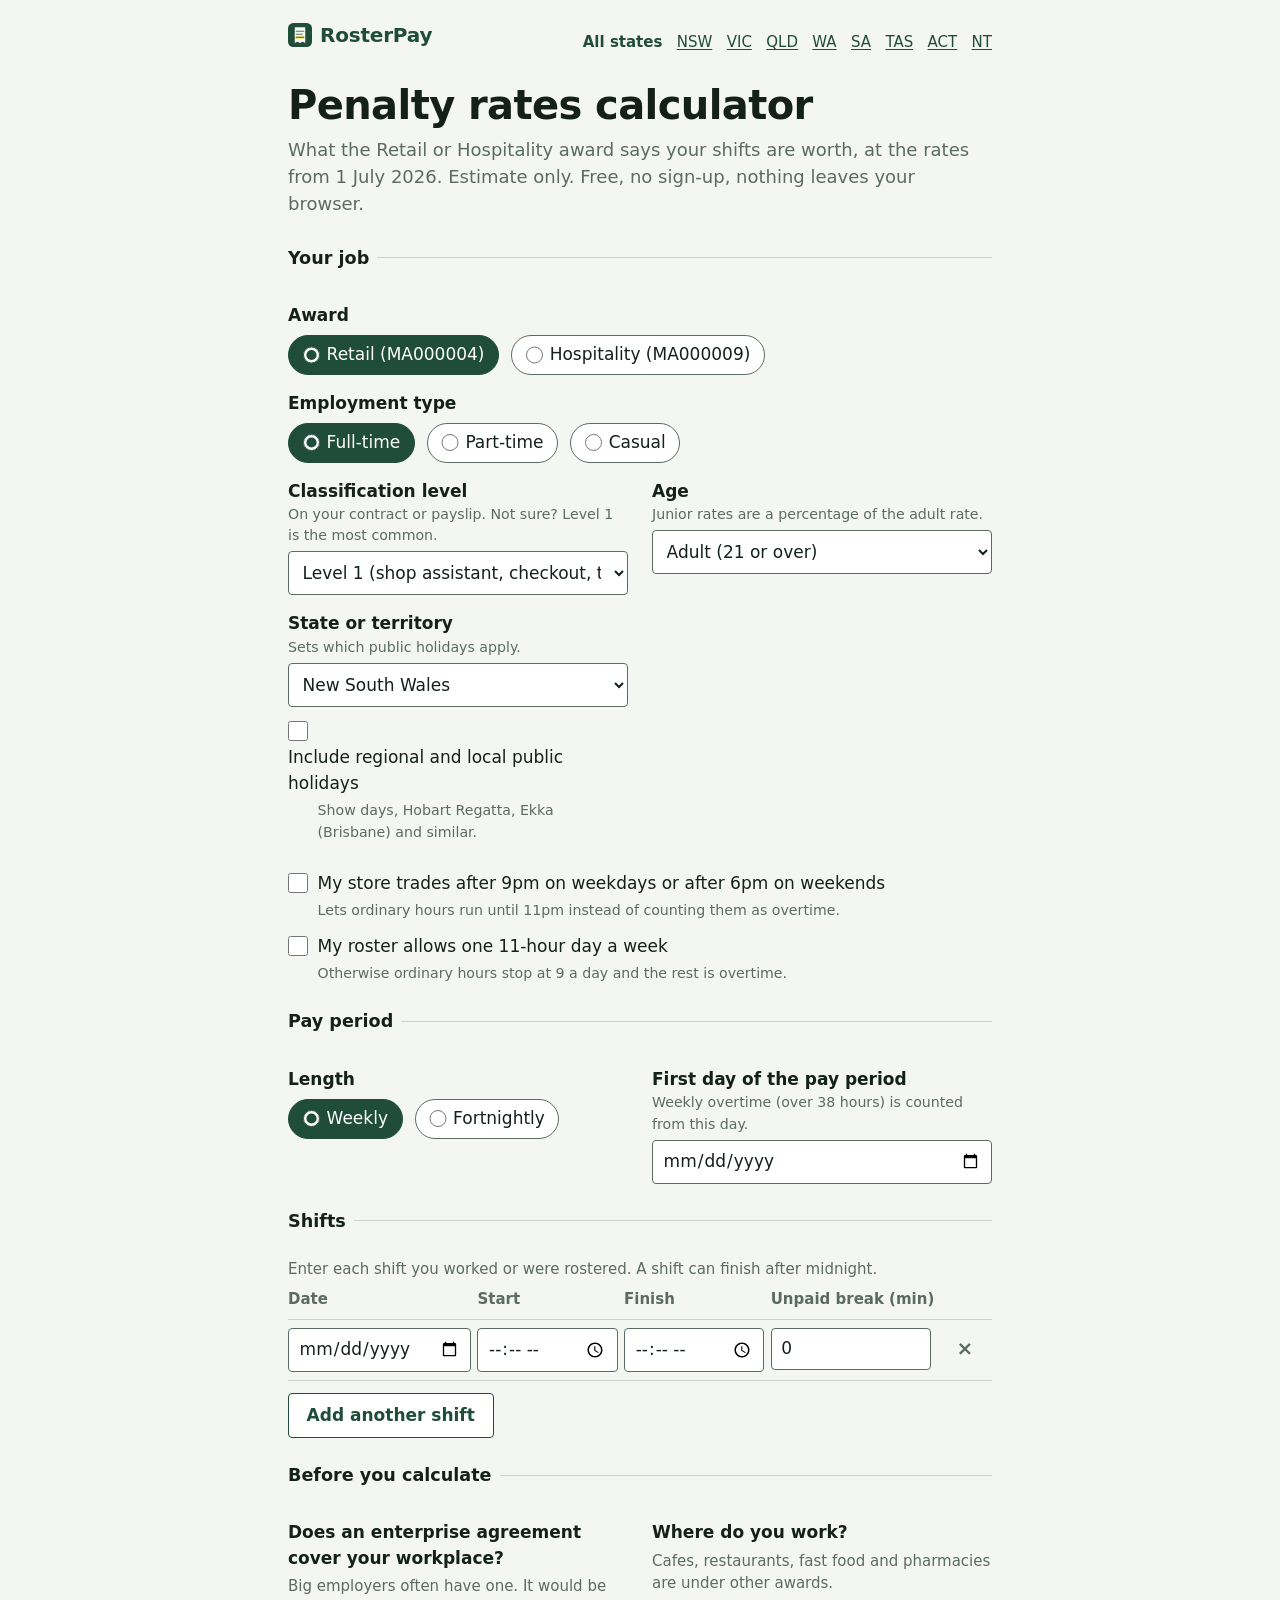
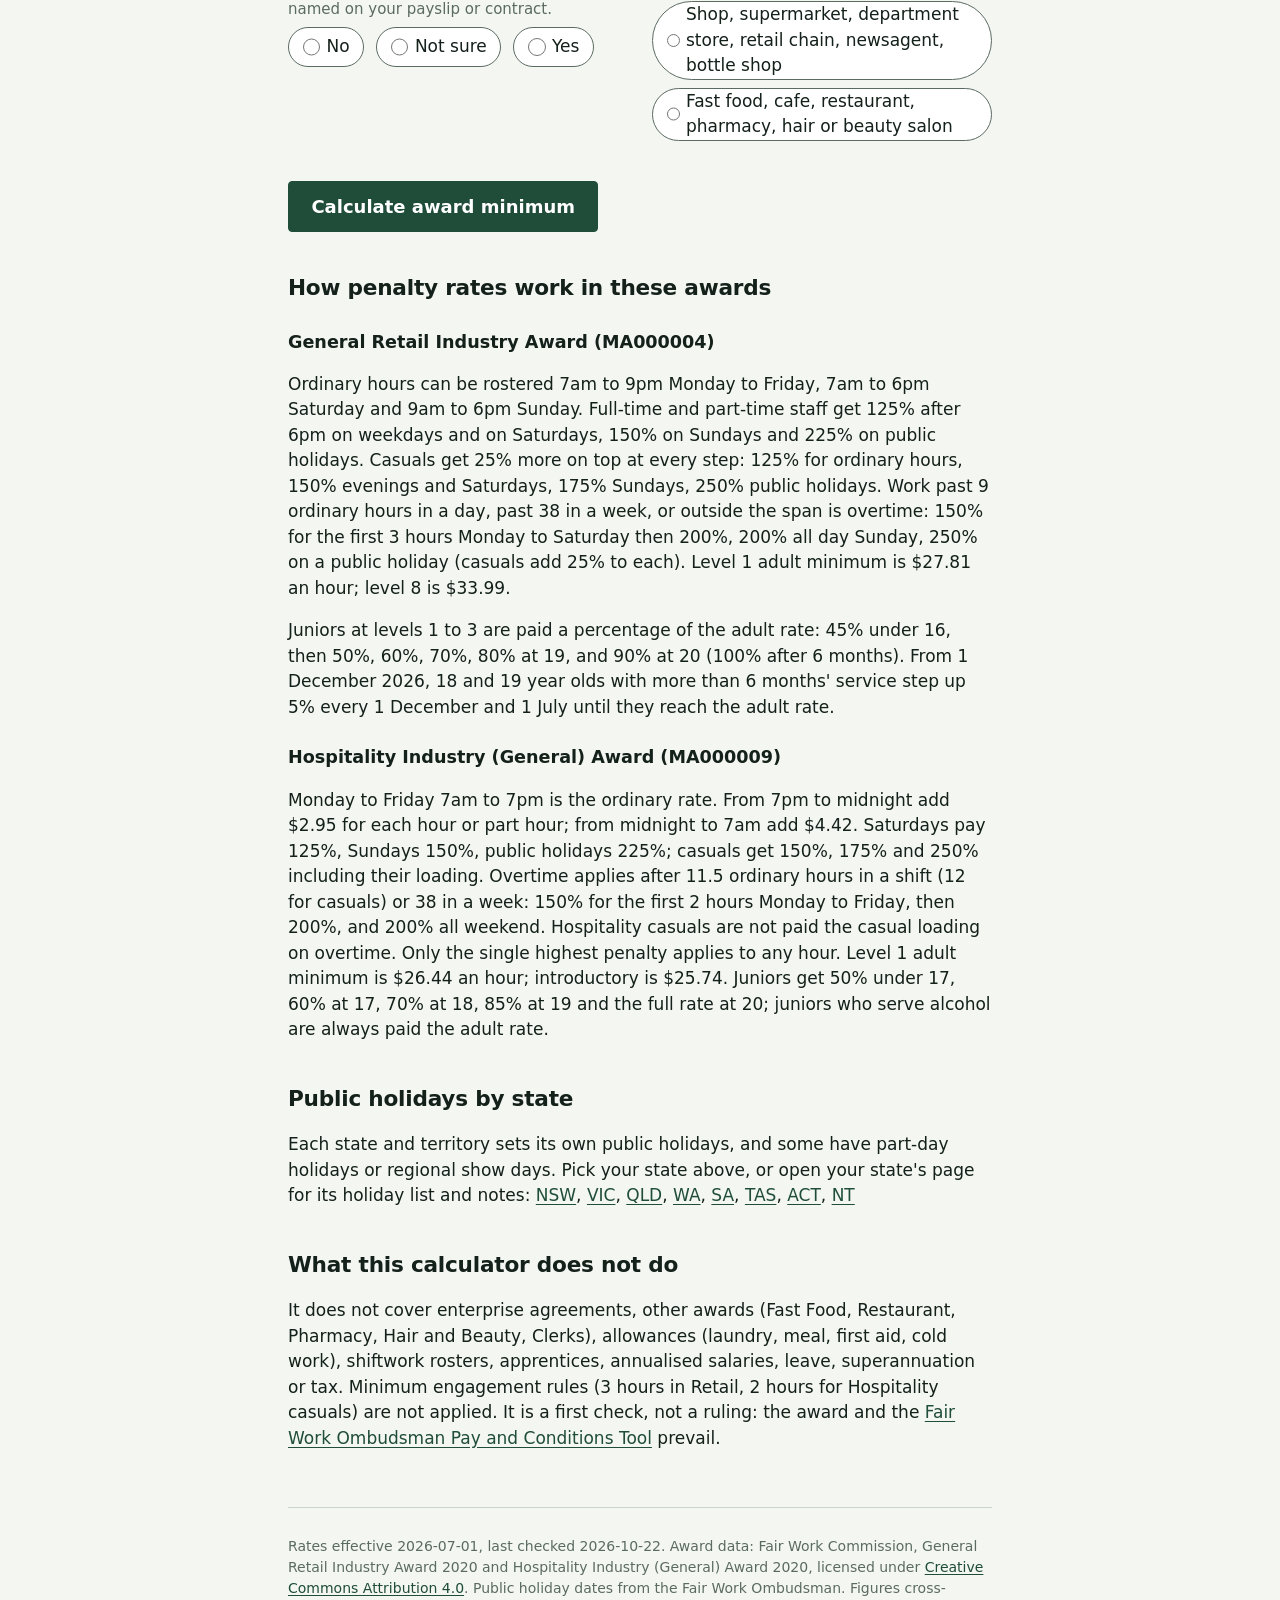
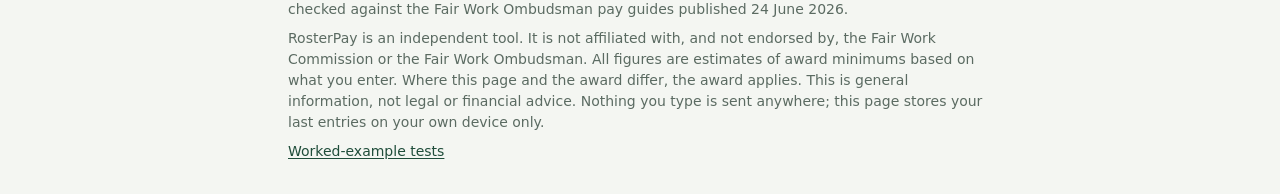
<file: index.html>
<!doctype html>
<html lang="en-AU">
<head>
<meta charset="utf-8">
<meta name="viewport" content="width=device-width, initial-scale=1">
<title>Penalty rates calculator: Retail and Hospitality award | RosterPay</title>
<meta name="description" content="Free Australian penalty rates calculator for the General Retail and Hospitality awards. Evening, Saturday, Sunday, public holiday and overtime pay for your shifts at 1 July 2026 rates. Compare with your payslip.">
<link rel="canonical" href="https://stevemasters808-art.github.io/rosterpay/">
<meta name="google-site-verification" content="qCf1_iqAammzVCyLBNmHFTyJg-XhXHJGURxZAkp4Vco">
<link rel="icon" href="img/favicon.svg" type="image/svg+xml">
<meta property="og:title" content="Penalty rates calculator: Retail and Hospitality award | RosterPay">
<meta property="og:description" content="Free Australian penalty rates calculator for the General Retail and Hospitality awards. Evening, Saturday, Sunday, public holiday and overtime pay for your shifts at 1 July 2026 rates. Compare with your payslip.">
<meta property="og:url" content="https://stevemasters808-art.github.io/rosterpay/">
<meta property="og:type" content="website">
<meta property="og:image" content="https://stevemasters808-art.github.io/rosterpay/img/og-image.jpg">
<meta name="twitter:card" content="summary_large_image">
<link rel="stylesheet" href="style.css?v=dcd2231a">
<script type="application/ld+json">{"@context":"https://schema.org","@type":"WebApplication","name":"RosterPay penalty rates calculator","url":"https://stevemasters808-art.github.io/rosterpay/","applicationCategory":"FinanceApplication","operatingSystem":"Any","offers":{"@type":"Offer","price":"0","priceCurrency":"AUD"},"description":"Free Australian penalty rates calculator for the General Retail and Hospitality awards. Evening, Saturday, Sunday, public holiday and overtime pay for your shifts at 1 July 2026 rates. Compare with your payslip."}</script>
</head>
<body data-state="">
<header class="top">
<a class="brand" href="./"><img src="img/favicon.svg" alt="" width="24" height="24">RosterPay</a>
<nav aria-label="States">
<a href="./" aria-current="page">All states</a>
<a href="nsw.html">NSW</a>
<a href="vic.html">VIC</a>
<a href="qld.html">QLD</a>
<a href="wa.html">WA</a>
<a href="sa.html">SA</a>
<a href="tas.html">TAS</a>
<a href="act.html">ACT</a>
<a href="nt.html">NT</a>
</nav>
</header>
<main>
<h1>Penalty rates calculator</h1>
<p class="lede">What the Retail or Hospitality award says your shifts are worth, at the rates from 1 July 2026. Estimate only. Free, no sign-up, nothing leaves your browser.</p>

<form id="calc" novalidate>
<fieldset>
<legend>Your job</legend>
<div class="grid">
<div class="wide"><span class="label" id="awardLabel" style="font-weight:600">Award</span>
<div class="choices" role="radiogroup" aria-labelledby="awardLabel">
<label><input type="radio" name="award" value="MA000004" checked> Retail (MA000004)</label>
<label><input type="radio" name="award" value="MA000009"> Hospitality (MA000009)</label>
</div></div>
<div class="wide"><span id="empLabel" style="font-weight:600">Employment type</span>
<div class="choices" role="radiogroup" aria-labelledby="empLabel">
<label><input type="radio" name="employment" value="ft" checked> Full-time</label>
<label><input type="radio" name="employment" value="pt"> Part-time</label>
<label><input type="radio" name="employment" value="casual"> Casual</label>
</div>
<div id="ptHours" hidden><label for="agreedWeeklyHours">Agreed hours per week<small>From your part-time agreement. Hours above this are overtime. Leave blank to use 38.</small></label><input type="number" id="agreedWeeklyHours" min="1" max="38" step="0.5"></div>
</div>
<div><label for="level">Classification level<small>On your contract or payslip. Not sure? Level 1 is the most common.</small></label><select id="level"></select>
<p class="hint" id="juniorLevelNote" hidden>Junior rates only apply at Retail levels 1 to 3. At this level the adult rate is used.</p></div>
<div><label for="age">Age<small>Junior rates are a percentage of the adult rate.</small></label><select id="age"></select>
<label class="check" id="over6mWrap" hidden><input type="checkbox" id="over6m"> More than 6 months with this employer<small>Changes the rate for 18 to 20 year olds in Retail, including the phase-in from 1 December 2026.</small></label>
<label class="check" id="liquorWrap" hidden><input type="checkbox" id="liquor"> I serve alcohol (liquor service)<small>Hospitality juniors who serve liquor are paid the adult rate.</small></label>
</div>
<div><label for="state">State or territory<small>Sets which public holidays apply.</small></label><select id="state">
<option value="NSW" selected>New South Wales</option>
<option value="VIC">Victoria</option>
<option value="QLD">Queensland</option>
<option value="WA">Western Australia</option>
<option value="SA">South Australia</option>
<option value="TAS">Tasmania</option>
<option value="ACT">Australian Capital Territory</option>
<option value="NT">Northern Territory</option>
</select>
<label class="check"><input type="checkbox" id="regional"> Include regional and local public holidays<small>Show days, Hobart Regatta, Ekka (Brisbane) and similar.</small></label></div>
<div id="retailOpts" class="wide">
<label class="check"><input type="checkbox" id="lateTrading"> My store trades after 9pm on weekdays or after 6pm on weekends<small>Lets ordinary hours run until 11pm instead of counting them as overtime.</small></label>
<label class="check"><input type="checkbox" id="elevenHourDay"> My roster allows one 11-hour day a week<small>Otherwise ordinary hours stop at 9 a day and the rest is overtime.</small></label>
</div>
</div>
</fieldset>

<fieldset>
<legend>Pay period</legend>
<div class="grid">
<div><span id="ppLabel" style="font-weight:600">Length</span>
<div class="choices" role="radiogroup" aria-labelledby="ppLabel">
<label><input type="radio" name="periodWeeks" value="1" checked> Weekly</label>
<label><input type="radio" name="periodWeeks" value="2"> Fortnightly</label>
</div></div>
<div><label for="periodStart">First day of the pay period<small>Weekly overtime (over 38 hours) is counted from this day.</small></label><input type="date" id="periodStart"></div>
</div>
</fieldset>

<fieldset>
<legend>Shifts</legend>
<p class="hint">Enter each shift you worked or were rostered. A shift can finish after midnight.</p>
<table class="shifts" id="shifts">
<thead><tr><th>Date</th><th>Start</th><th>Finish</th><th>Unpaid break (min)</th><th><span class="sr-only">Remove</span></th></tr></thead>
<tbody></tbody>
</table>
<button type="button" class="btn btn-ghost" id="addShift">Add another shift</button>
</fieldset>

<fieldset>
<legend>Before you calculate</legend>
<div class="grid">
<div><span id="eaLabel" style="font-weight:600">Does an enterprise agreement cover your workplace?</span>
<p class="hint">Big employers often have one. It would be named on your payslip or contract.</p>
<div class="choices" role="radiogroup" aria-labelledby="eaLabel">
<label><input type="radio" name="ea" value="no"> No</label>
<label><input type="radio" name="ea" value="unsure"> Not sure</label>
<label><input type="radio" name="ea" value="yes"> Yes</label>
</div></div>
<div><span id="wpLabel" style="font-weight:600">Where do you work?</span>
<p class="hint">Cafes, restaurants, fast food and pharmacies are under other awards.</p>
<div class="choices" role="radiogroup" aria-labelledby="wpLabel" id="workplace">
<label><input type="radio" name="workplace" value="ok"> Shop or supermarket</label>
<label><input type="radio" name="workplace" value="other"> Somewhere else</label>
</div></div>
</div>
</fieldset>
<button type="submit" class="btn btn-primary">Calculate award minimum</button>
</form>

<section id="result" hidden aria-live="polite"></section>

<h2>How penalty rates work in these awards</h2>
<h3>General Retail Industry Award (MA000004)</h3>
<p>Ordinary hours can be rostered 7am to 9pm Monday to Friday, 7am to 6pm Saturday and 9am to 6pm Sunday. Full-time and part-time staff get 125% after 6pm on weekdays and on Saturdays, 150% on Sundays and 225% on public holidays. Casuals get 25% more on top at every step: 125% for ordinary hours, 150% evenings and Saturdays, 175% Sundays, 250% public holidays. Work past 9 ordinary hours in a day, past 38 in a week, or outside the span is overtime: 150% for the first 3 hours Monday to Saturday then 200%, 200% all day Sunday, 250% on a public holiday (casuals add 25% to each). Level 1 adult minimum is $27.81 an hour; level 8 is $33.99.</p>
<p>Juniors at levels 1 to 3 are paid a percentage of the adult rate: 45% under 16, then 50%, 60%, 70%, 80% at 19, and 90% at 20 (100% after 6 months). From 1 December 2026, 18 and 19 year olds with more than 6 months' service step up 5% every 1 December and 1 July until they reach the adult rate.</p>
<h3>Hospitality Industry (General) Award (MA000009)</h3>
<p>Monday to Friday 7am to 7pm is the ordinary rate. From 7pm to midnight add $2.95 for each hour or part hour; from midnight to 7am add $4.42. Saturdays pay 125%, Sundays 150%, public holidays 225%; casuals get 150%, 175% and 250% including their loading. Overtime applies after 11.5 ordinary hours in a shift (12 for casuals) or 38 in a week: 150% for the first 2 hours Monday to Friday, then 200%, and 200% all weekend. Hospitality casuals are not paid the casual loading on overtime. Only the single highest penalty applies to any hour. Level 1 adult minimum is $26.44 an hour; introductory is $25.74. Juniors get 50% under 17, 60% at 17, 70% at 18, 85% at 19 and the full rate at 20; juniors who serve alcohol are always paid the adult rate.</p>

<h2>Public holidays by state</h2>
<p>Each state and territory sets its own public holidays, and some have part-day holidays or regional show days. Pick your state above, or open your state's page for its holiday list and notes: <a href="nsw.html">NSW</a>, <a href="vic.html">VIC</a>, <a href="qld.html">QLD</a>, <a href="wa.html">WA</a>, <a href="sa.html">SA</a>, <a href="tas.html">TAS</a>, <a href="act.html">ACT</a>, <a href="nt.html">NT</a></p>

<h2>What this calculator does not do</h2>
<p>It does not cover enterprise agreements, other awards (Fast Food, Restaurant, Pharmacy, Hair and Beauty, Clerks), allowances (laundry, meal, first aid, cold work), shiftwork rosters, apprentices, annualised salaries, leave, superannuation or tax. Minimum engagement rules (3 hours in Retail, 2 hours for Hospitality casuals) are not applied. It is a first check, not a ruling: the award and the <a href="https://calculate.fairwork.gov.au/" rel="noopener" target="_blank">Fair Work Ombudsman Pay and Conditions Tool</a> prevail.</p>
</main>
<footer>
<p>Rates effective <span id="ratesVersion">2026-07-01</span>, last checked <span id="ratesChecked">2026-10-22</span>. Award data: Fair Work Commission, General Retail Industry Award 2020 and Hospitality Industry (General) Award 2020, licensed under <a href="https://creativecommons.org/licenses/by/4.0/" rel="license noopener" target="_blank">Creative Commons Attribution 4.0</a>. Public holiday dates from the Fair Work Ombudsman. Figures cross-checked against the Fair Work Ombudsman pay guides published 24 June 2026.</p>
<p>RosterPay is an independent tool. It is not affiliated with, and not endorsed by, the Fair Work Commission or the Fair Work Ombudsman. All figures are estimates of award minimums based on what you enter. Where this page and the award differ, the award applies. This is general information, not legal or financial advice. Nothing you type is sent anywhere; this page stores your last entries on your own device only.</p>
<p><a href="test.html">Worked-example tests</a></p>
</footer>
<script src="engine.js?v=06ceef79"></script>
<script src="app.js?v=3ddd353f"></script>
</body>
</html>
</file>
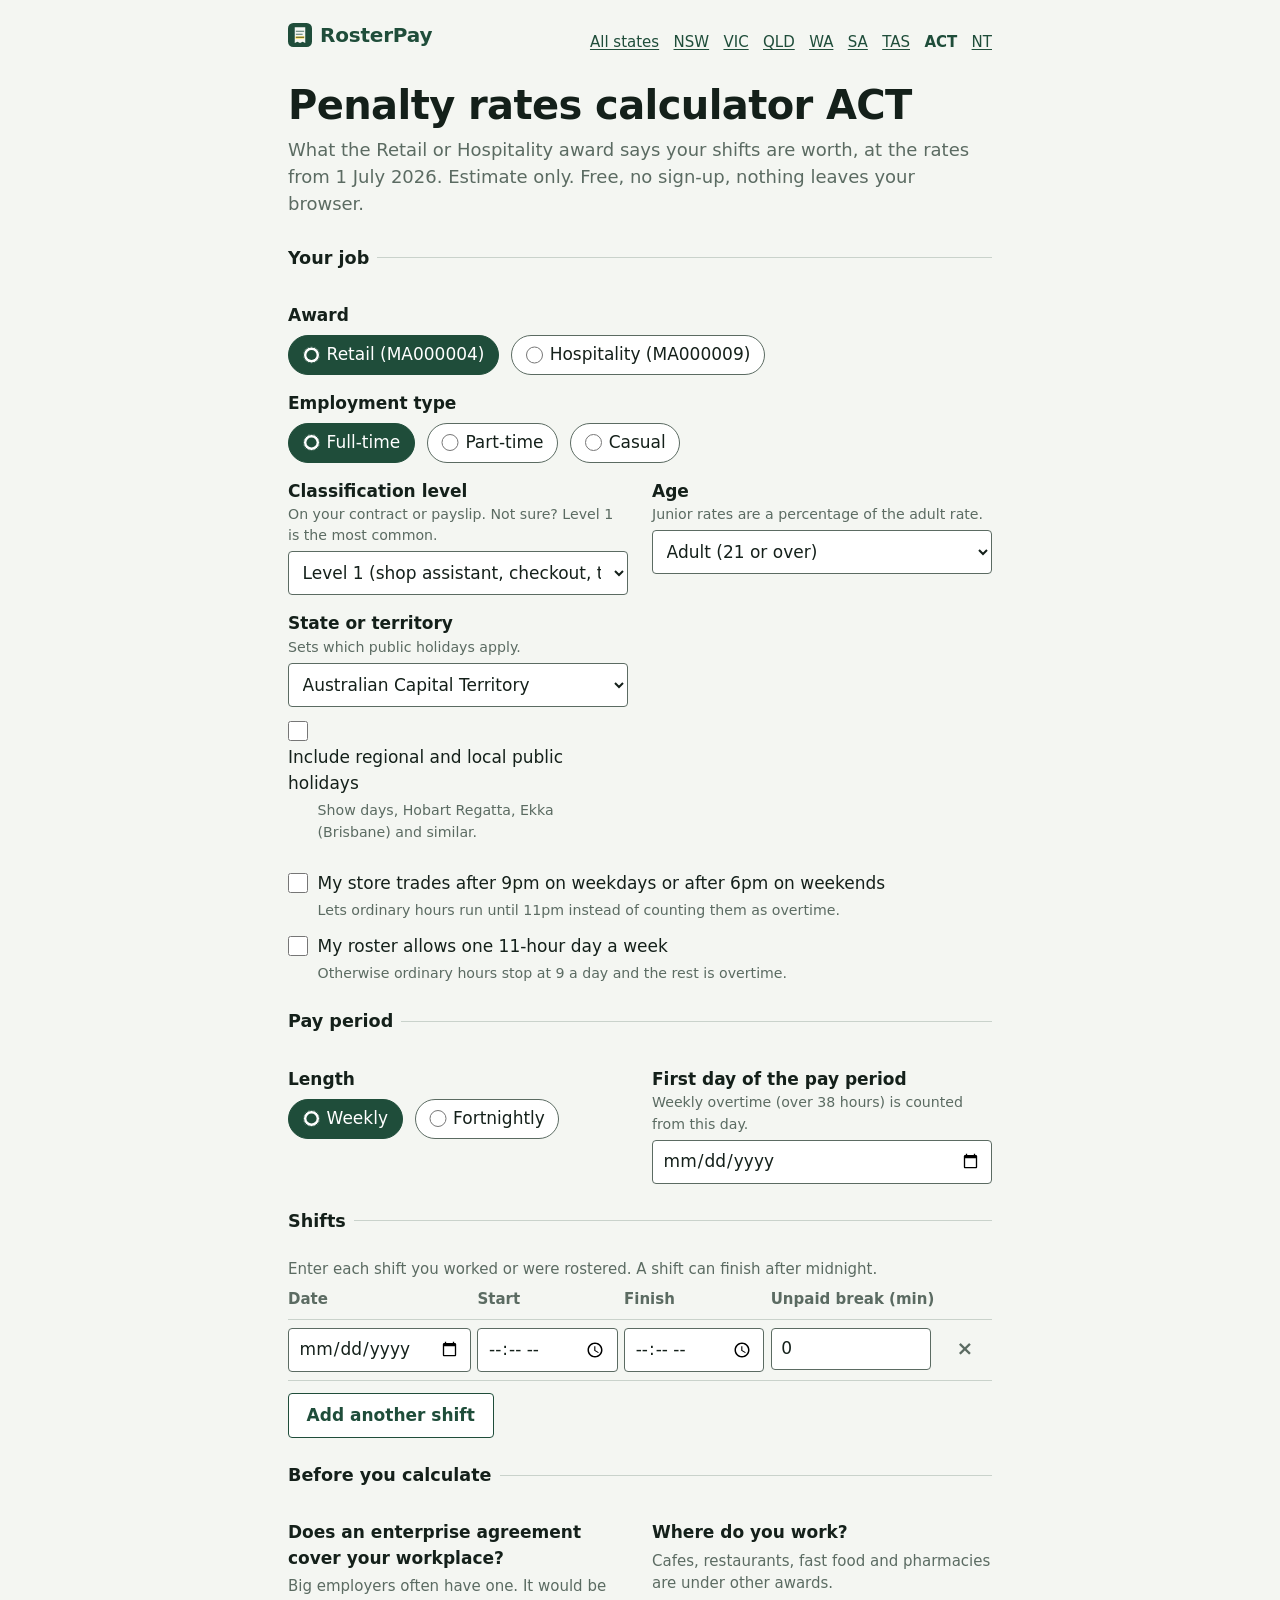
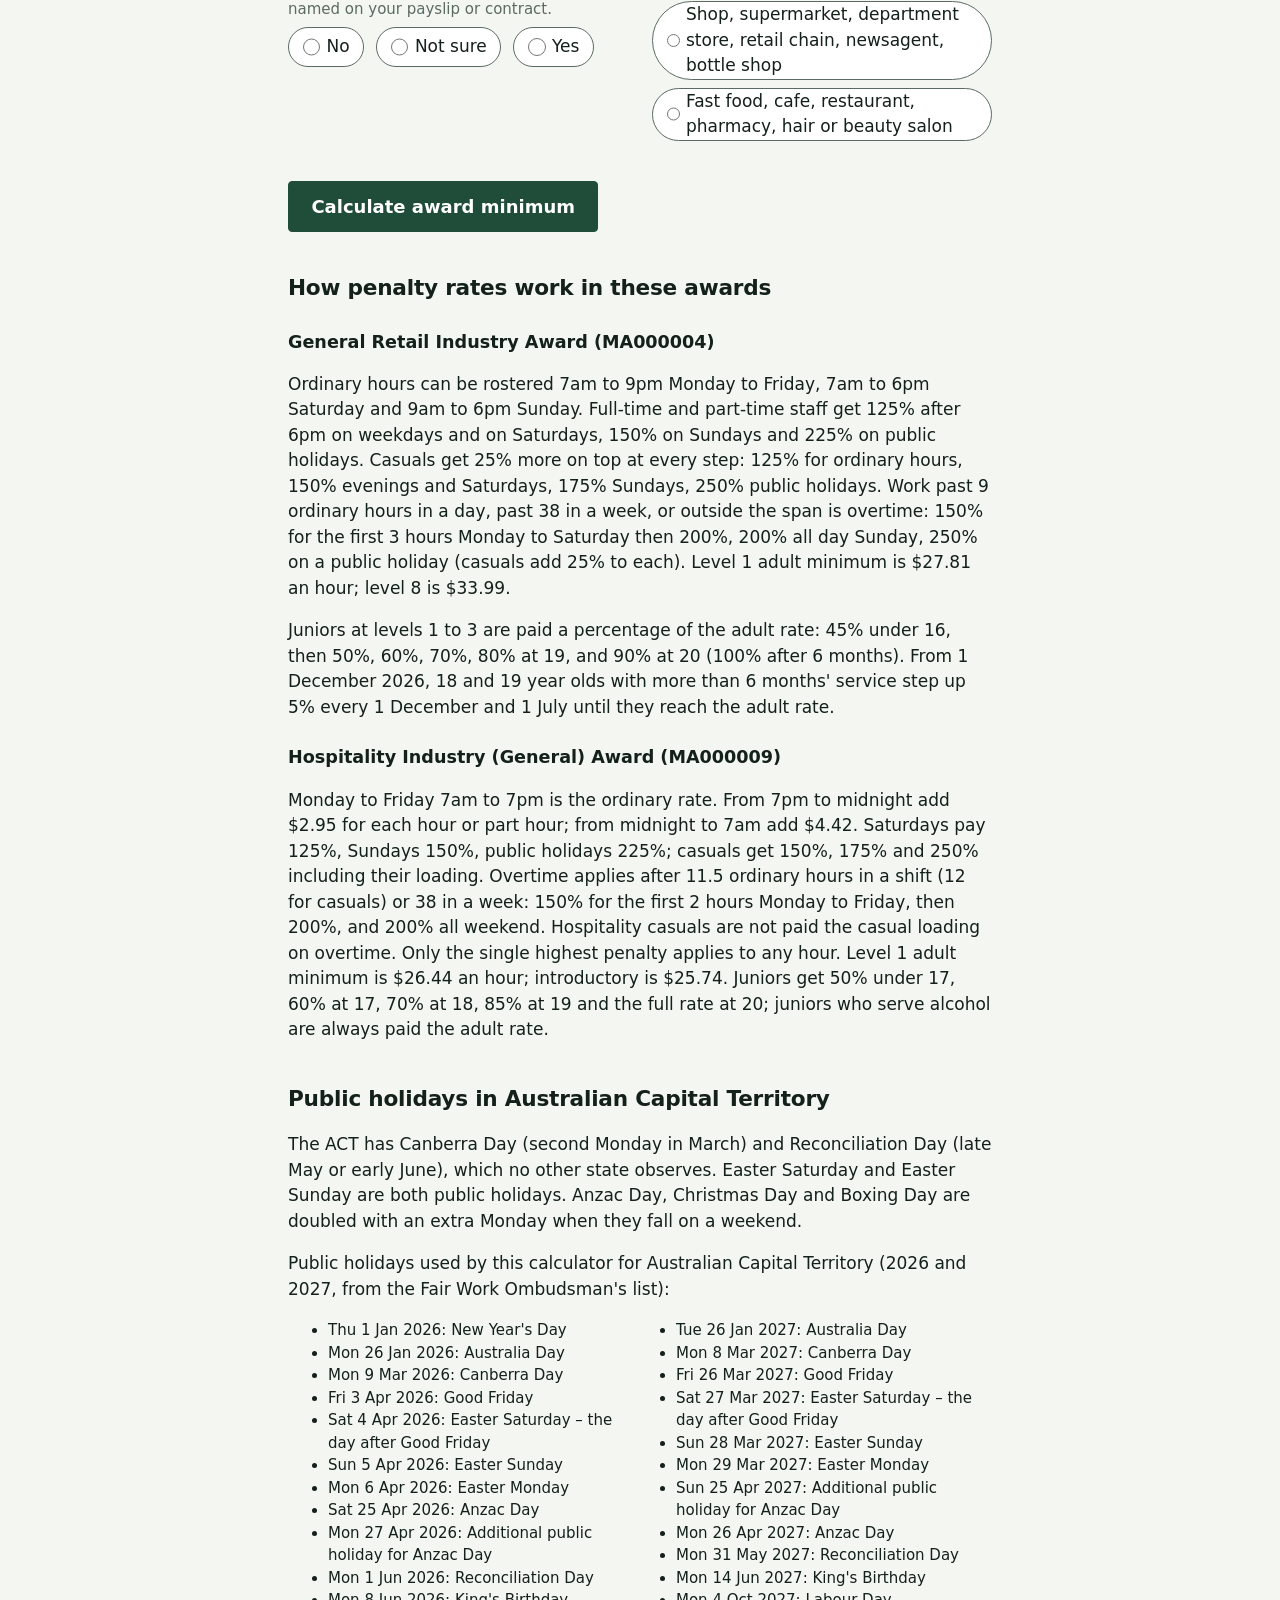
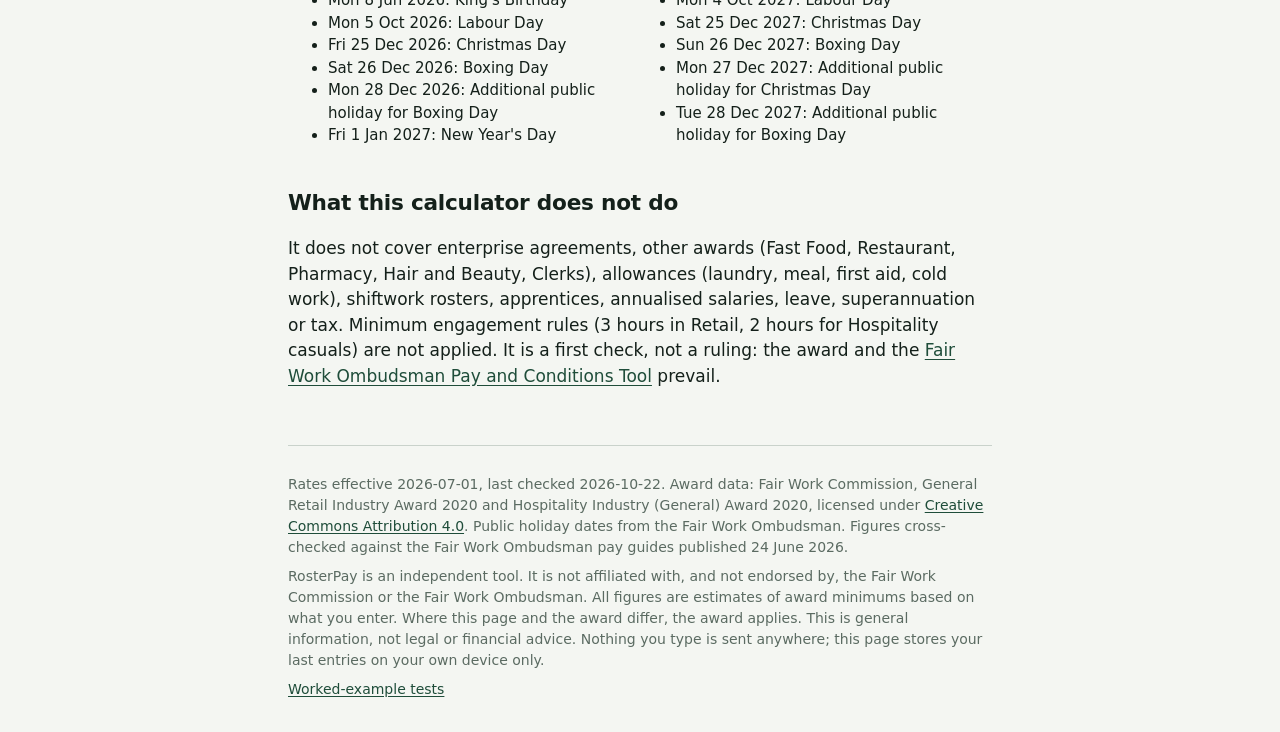
<file: act.html>
<!doctype html>
<html lang="en-AU">
<head>
<meta charset="utf-8">
<meta name="viewport" content="width=device-width, initial-scale=1">
<title>Penalty rates calculator ACT (Retail and Hospitality award) | RosterPay</title>
<meta name="description" content="Free Australian Capital Territory penalty rates calculator for the General Retail and Hospitality awards. Evening, weekend, public holiday and overtime pay for your shifts at 1 July 2026 rates, with ACT public holidays built in.">
<link rel="canonical" href="https://stevemasters808-art.github.io/rosterpay/act.html">
<meta name="google-site-verification" content="qCf1_iqAammzVCyLBNmHFTyJg-XhXHJGURxZAkp4Vco">
<link rel="icon" href="img/favicon.svg" type="image/svg+xml">
<meta property="og:title" content="Penalty rates calculator ACT (Retail and Hospitality award) | RosterPay">
<meta property="og:description" content="Free Australian Capital Territory penalty rates calculator for the General Retail and Hospitality awards. Evening, weekend, public holiday and overtime pay for your shifts at 1 July 2026 rates, with ACT public holidays built in.">
<meta property="og:url" content="https://stevemasters808-art.github.io/rosterpay/act.html">
<meta property="og:type" content="website">
<meta property="og:image" content="https://stevemasters808-art.github.io/rosterpay/img/og-image.jpg">
<meta name="twitter:card" content="summary_large_image">
<link rel="stylesheet" href="style.css?v=dcd2231a">
<script type="application/ld+json">{"@context":"https://schema.org","@type":"WebApplication","name":"RosterPay penalty rates calculator","url":"https://stevemasters808-art.github.io/rosterpay/act.html","applicationCategory":"FinanceApplication","operatingSystem":"Any","offers":{"@type":"Offer","price":"0","priceCurrency":"AUD"},"description":"Free Australian Capital Territory penalty rates calculator for the General Retail and Hospitality awards. Evening, weekend, public holiday and overtime pay for your shifts at 1 July 2026 rates, with ACT public holidays built in."}</script>
</head>
<body data-state="ACT">
<header class="top">
<a class="brand" href="./"><img src="img/favicon.svg" alt="" width="24" height="24">RosterPay</a>
<nav aria-label="States">
<a href="./">All states</a>
<a href="nsw.html">NSW</a>
<a href="vic.html">VIC</a>
<a href="qld.html">QLD</a>
<a href="wa.html">WA</a>
<a href="sa.html">SA</a>
<a href="tas.html">TAS</a>
<a href="act.html" aria-current="page">ACT</a>
<a href="nt.html">NT</a>
</nav>
</header>
<main>
<h1>Penalty rates calculator ACT</h1>
<p class="lede">What the Retail or Hospitality award says your shifts are worth, at the rates from 1 July 2026. Estimate only. Free, no sign-up, nothing leaves your browser.</p>

<form id="calc" novalidate>
<fieldset>
<legend>Your job</legend>
<div class="grid">
<div class="wide"><span class="label" id="awardLabel" style="font-weight:600">Award</span>
<div class="choices" role="radiogroup" aria-labelledby="awardLabel">
<label><input type="radio" name="award" value="MA000004" checked> Retail (MA000004)</label>
<label><input type="radio" name="award" value="MA000009"> Hospitality (MA000009)</label>
</div></div>
<div class="wide"><span id="empLabel" style="font-weight:600">Employment type</span>
<div class="choices" role="radiogroup" aria-labelledby="empLabel">
<label><input type="radio" name="employment" value="ft" checked> Full-time</label>
<label><input type="radio" name="employment" value="pt"> Part-time</label>
<label><input type="radio" name="employment" value="casual"> Casual</label>
</div>
<div id="ptHours" hidden><label for="agreedWeeklyHours">Agreed hours per week<small>From your part-time agreement. Hours above this are overtime. Leave blank to use 38.</small></label><input type="number" id="agreedWeeklyHours" min="1" max="38" step="0.5"></div>
</div>
<div><label for="level">Classification level<small>On your contract or payslip. Not sure? Level 1 is the most common.</small></label><select id="level"></select>
<p class="hint" id="juniorLevelNote" hidden>Junior rates only apply at Retail levels 1 to 3. At this level the adult rate is used.</p></div>
<div><label for="age">Age<small>Junior rates are a percentage of the adult rate.</small></label><select id="age"></select>
<label class="check" id="over6mWrap" hidden><input type="checkbox" id="over6m"> More than 6 months with this employer<small>Changes the rate for 18 to 20 year olds in Retail, including the phase-in from 1 December 2026.</small></label>
<label class="check" id="liquorWrap" hidden><input type="checkbox" id="liquor"> I serve alcohol (liquor service)<small>Hospitality juniors who serve liquor are paid the adult rate.</small></label>
</div>
<div><label for="state">State or territory<small>Sets which public holidays apply.</small></label><select id="state">
<option value="NSW">New South Wales</option>
<option value="VIC">Victoria</option>
<option value="QLD">Queensland</option>
<option value="WA">Western Australia</option>
<option value="SA">South Australia</option>
<option value="TAS">Tasmania</option>
<option value="ACT" selected>Australian Capital Territory</option>
<option value="NT">Northern Territory</option>
</select>
<label class="check"><input type="checkbox" id="regional"> Include regional and local public holidays<small>Show days, Hobart Regatta, Ekka (Brisbane) and similar.</small></label></div>
<div id="retailOpts" class="wide">
<label class="check"><input type="checkbox" id="lateTrading"> My store trades after 9pm on weekdays or after 6pm on weekends<small>Lets ordinary hours run until 11pm instead of counting them as overtime.</small></label>
<label class="check"><input type="checkbox" id="elevenHourDay"> My roster allows one 11-hour day a week<small>Otherwise ordinary hours stop at 9 a day and the rest is overtime.</small></label>
</div>
</div>
</fieldset>

<fieldset>
<legend>Pay period</legend>
<div class="grid">
<div><span id="ppLabel" style="font-weight:600">Length</span>
<div class="choices" role="radiogroup" aria-labelledby="ppLabel">
<label><input type="radio" name="periodWeeks" value="1" checked> Weekly</label>
<label><input type="radio" name="periodWeeks" value="2"> Fortnightly</label>
</div></div>
<div><label for="periodStart">First day of the pay period<small>Weekly overtime (over 38 hours) is counted from this day.</small></label><input type="date" id="periodStart"></div>
</div>
</fieldset>

<fieldset>
<legend>Shifts</legend>
<p class="hint">Enter each shift you worked or were rostered. A shift can finish after midnight.</p>
<table class="shifts" id="shifts">
<thead><tr><th>Date</th><th>Start</th><th>Finish</th><th>Unpaid break (min)</th><th><span class="sr-only">Remove</span></th></tr></thead>
<tbody></tbody>
</table>
<button type="button" class="btn btn-ghost" id="addShift">Add another shift</button>
</fieldset>

<fieldset>
<legend>Before you calculate</legend>
<div class="grid">
<div><span id="eaLabel" style="font-weight:600">Does an enterprise agreement cover your workplace?</span>
<p class="hint">Big employers often have one. It would be named on your payslip or contract.</p>
<div class="choices" role="radiogroup" aria-labelledby="eaLabel">
<label><input type="radio" name="ea" value="no"> No</label>
<label><input type="radio" name="ea" value="unsure"> Not sure</label>
<label><input type="radio" name="ea" value="yes"> Yes</label>
</div></div>
<div><span id="wpLabel" style="font-weight:600">Where do you work?</span>
<p class="hint">Cafes, restaurants, fast food and pharmacies are under other awards.</p>
<div class="choices" role="radiogroup" aria-labelledby="wpLabel" id="workplace">
<label><input type="radio" name="workplace" value="ok"> Shop or supermarket</label>
<label><input type="radio" name="workplace" value="other"> Somewhere else</label>
</div></div>
</div>
</fieldset>
<button type="submit" class="btn btn-primary">Calculate award minimum</button>
</form>

<section id="result" hidden aria-live="polite"></section>

<h2>How penalty rates work in these awards</h2>
<h3>General Retail Industry Award (MA000004)</h3>
<p>Ordinary hours can be rostered 7am to 9pm Monday to Friday, 7am to 6pm Saturday and 9am to 6pm Sunday. Full-time and part-time staff get 125% after 6pm on weekdays and on Saturdays, 150% on Sundays and 225% on public holidays. Casuals get 25% more on top at every step: 125% for ordinary hours, 150% evenings and Saturdays, 175% Sundays, 250% public holidays. Work past 9 ordinary hours in a day, past 38 in a week, or outside the span is overtime: 150% for the first 3 hours Monday to Saturday then 200%, 200% all day Sunday, 250% on a public holiday (casuals add 25% to each). Level 1 adult minimum is $27.81 an hour; level 8 is $33.99.</p>
<p>Juniors at levels 1 to 3 are paid a percentage of the adult rate: 45% under 16, then 50%, 60%, 70%, 80% at 19, and 90% at 20 (100% after 6 months). From 1 December 2026, 18 and 19 year olds with more than 6 months' service step up 5% every 1 December and 1 July until they reach the adult rate.</p>
<h3>Hospitality Industry (General) Award (MA000009)</h3>
<p>Monday to Friday 7am to 7pm is the ordinary rate. From 7pm to midnight add $2.95 for each hour or part hour; from midnight to 7am add $4.42. Saturdays pay 125%, Sundays 150%, public holidays 225%; casuals get 150%, 175% and 250% including their loading. Overtime applies after 11.5 ordinary hours in a shift (12 for casuals) or 38 in a week: 150% for the first 2 hours Monday to Friday, then 200%, and 200% all weekend. Hospitality casuals are not paid the casual loading on overtime. Only the single highest penalty applies to any hour. Level 1 adult minimum is $26.44 an hour; introductory is $25.74. Juniors get 50% under 17, 60% at 17, 70% at 18, 85% at 19 and the full rate at 20; juniors who serve alcohol are always paid the adult rate.</p>

<h2>Public holidays in Australian Capital Territory</h2>
<p>The ACT has Canberra Day (second Monday in March) and Reconciliation Day (late May or early June), which no other state observes. Easter Saturday and Easter Sunday are both public holidays. Anzac Day, Christmas Day and Boxing Day are doubled with an extra Monday when they fall on a weekend.</p>
<p>Public holidays used by this calculator for Australian Capital Territory (2026 and 2027, from the Fair Work Ombudsman's list):</p>
<ul class="holidays">
<li>Thu 1 Jan 2026: New Year&#x27;s Day</li>
<li>Mon 26 Jan 2026: Australia Day</li>
<li>Mon 9 Mar 2026: Canberra Day</li>
<li>Fri 3 Apr 2026: Good Friday</li>
<li>Sat 4 Apr 2026: Easter Saturday – the day after Good Friday</li>
<li>Sun 5 Apr 2026: Easter Sunday</li>
<li>Mon 6 Apr 2026: Easter Monday</li>
<li>Sat 25 Apr 2026: Anzac Day</li>
<li>Mon 27 Apr 2026: Additional public holiday for Anzac Day</li>
<li>Mon 1 Jun 2026: Reconciliation Day</li>
<li>Mon 8 Jun 2026: King&#x27;s Birthday</li>
<li>Mon 5 Oct 2026: Labour Day</li>
<li>Fri 25 Dec 2026: Christmas Day</li>
<li>Sat 26 Dec 2026: Boxing Day</li>
<li>Mon 28 Dec 2026: Additional public holiday for Boxing Day</li>
<li>Fri 1 Jan 2027: New Year&#x27;s Day</li>
<li>Tue 26 Jan 2027: Australia Day</li>
<li>Mon 8 Mar 2027: Canberra Day</li>
<li>Fri 26 Mar 2027: Good Friday</li>
<li>Sat 27 Mar 2027: Easter Saturday – the day after Good Friday</li>
<li>Sun 28 Mar 2027: Easter Sunday</li>
<li>Mon 29 Mar 2027: Easter Monday</li>
<li>Sun 25 Apr 2027: Additional public holiday for Anzac Day</li>
<li>Mon 26 Apr 2027: Anzac Day</li>
<li>Mon 31 May 2027: Reconciliation Day</li>
<li>Mon 14 Jun 2027: King&#x27;s Birthday</li>
<li>Mon 4 Oct 2027: Labour Day</li>
<li>Sat 25 Dec 2027: Christmas Day</li>
<li>Sun 26 Dec 2027: Boxing Day</li>
<li>Mon 27 Dec 2027: Additional public holiday for Christmas Day</li>
<li>Tue 28 Dec 2027: Additional public holiday for Boxing Day</li>
</ul>

<h2>What this calculator does not do</h2>
<p>It does not cover enterprise agreements, other awards (Fast Food, Restaurant, Pharmacy, Hair and Beauty, Clerks), allowances (laundry, meal, first aid, cold work), shiftwork rosters, apprentices, annualised salaries, leave, superannuation or tax. Minimum engagement rules (3 hours in Retail, 2 hours for Hospitality casuals) are not applied. It is a first check, not a ruling: the award and the <a href="https://calculate.fairwork.gov.au/" rel="noopener" target="_blank">Fair Work Ombudsman Pay and Conditions Tool</a> prevail.</p>
</main>
<footer>
<p>Rates effective <span id="ratesVersion">2026-07-01</span>, last checked <span id="ratesChecked">2026-10-22</span>. Award data: Fair Work Commission, General Retail Industry Award 2020 and Hospitality Industry (General) Award 2020, licensed under <a href="https://creativecommons.org/licenses/by/4.0/" rel="license noopener" target="_blank">Creative Commons Attribution 4.0</a>. Public holiday dates from the Fair Work Ombudsman. Figures cross-checked against the Fair Work Ombudsman pay guides published 24 June 2026.</p>
<p>RosterPay is an independent tool. It is not affiliated with, and not endorsed by, the Fair Work Commission or the Fair Work Ombudsman. All figures are estimates of award minimums based on what you enter. Where this page and the award differ, the award applies. This is general information, not legal or financial advice. Nothing you type is sent anywhere; this page stores your last entries on your own device only.</p>
<p><a href="test.html">Worked-example tests</a></p>
</footer>
<script src="engine.js?v=06ceef79"></script>
<script src="app.js?v=3ddd353f"></script>
</body>
</html>
</file>
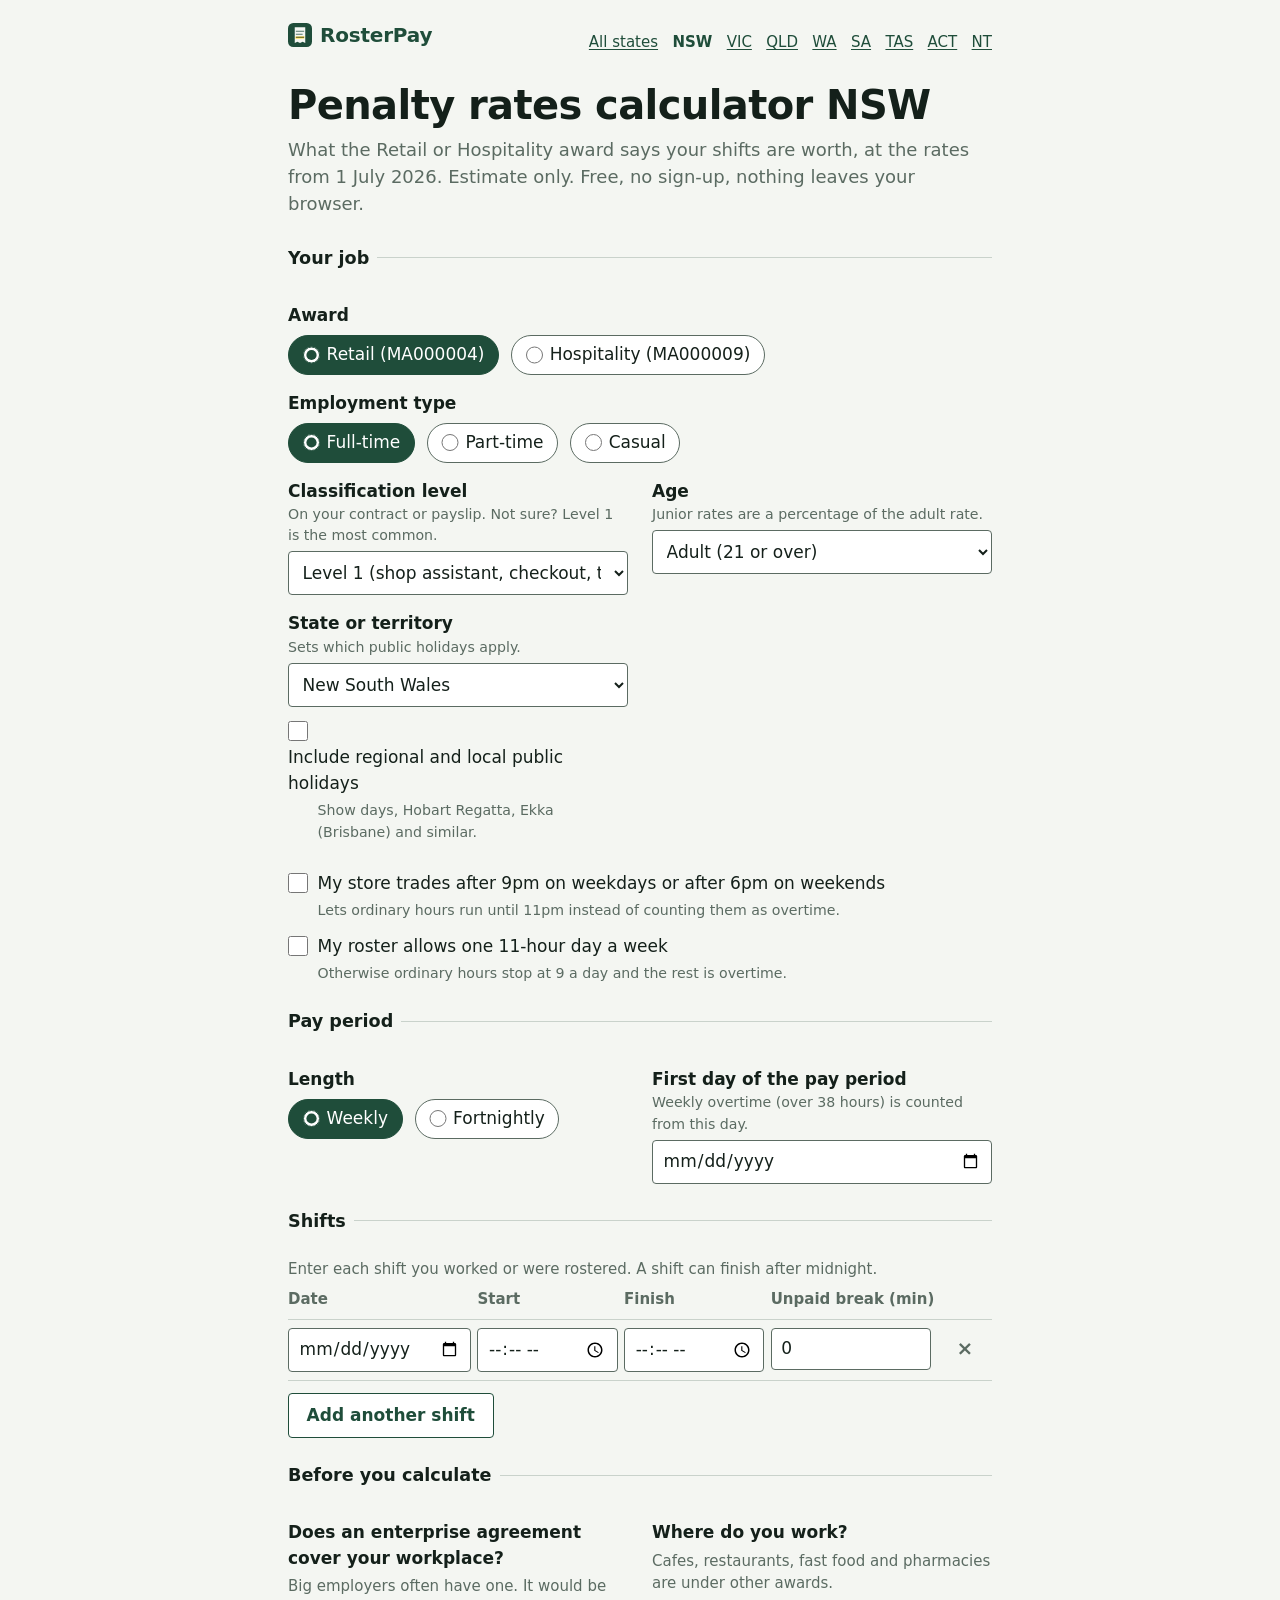
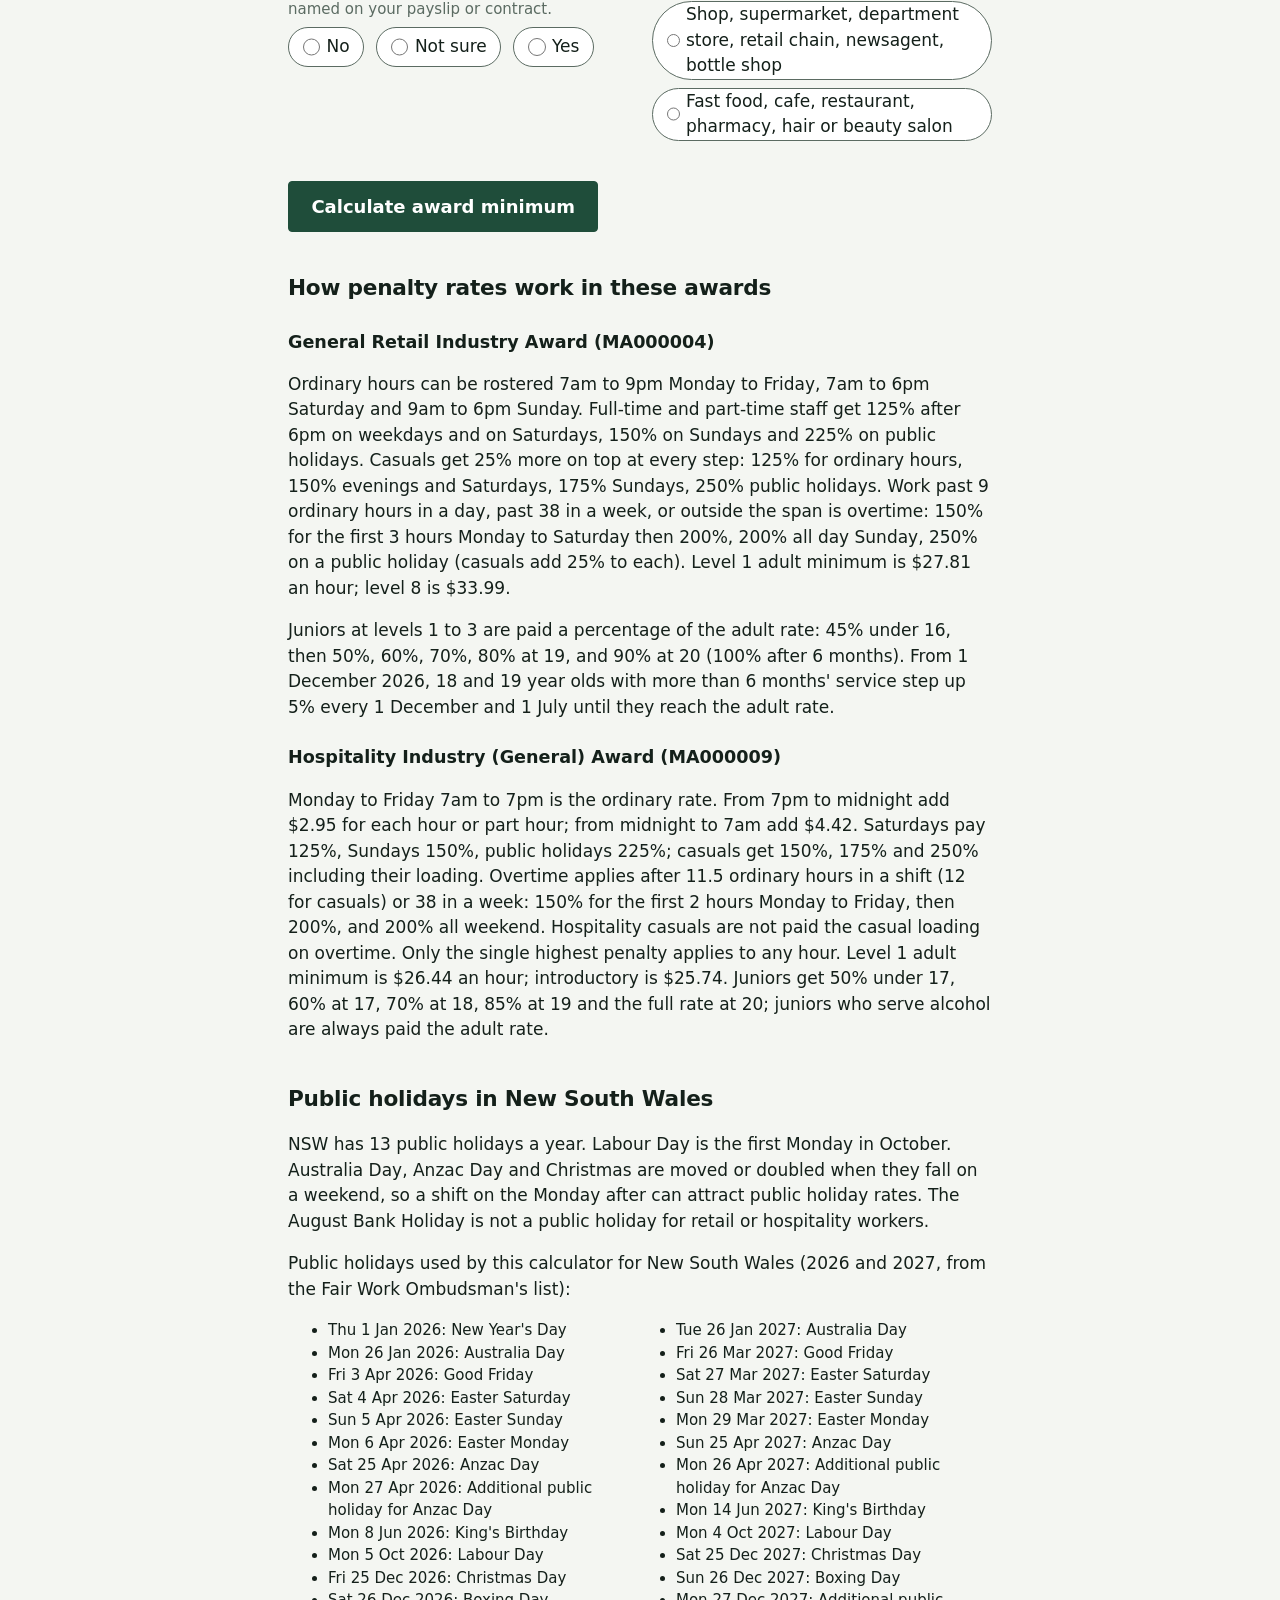
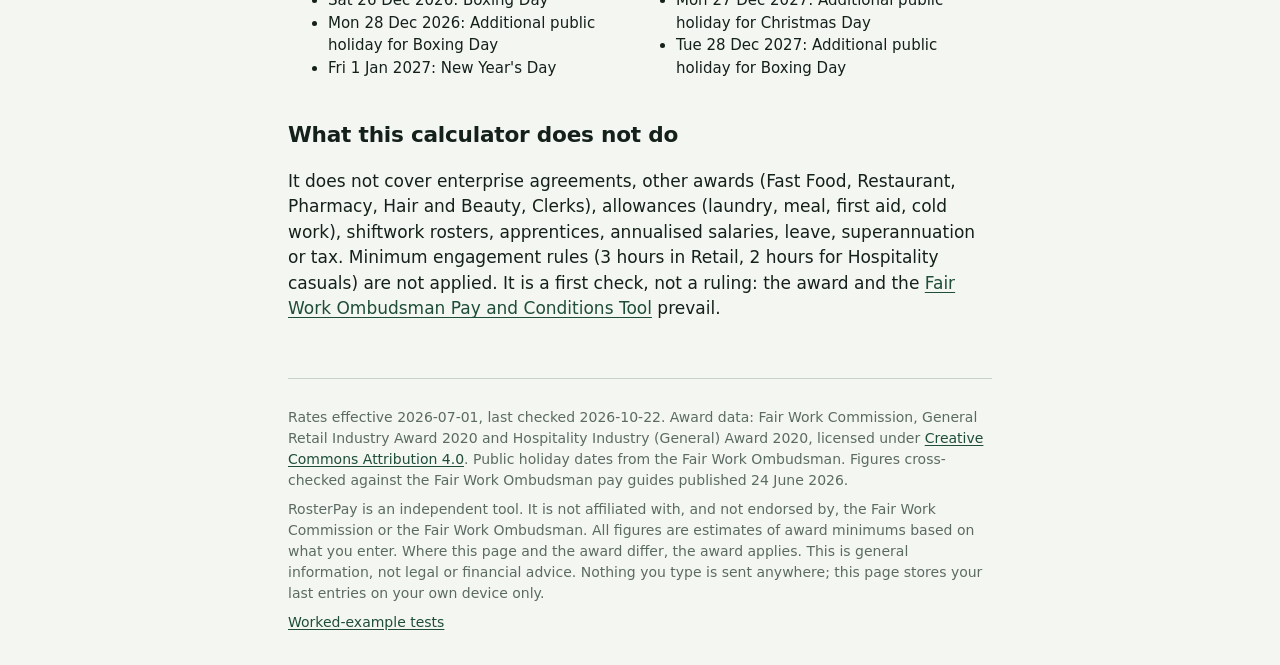
<file: nsw.html>
<!doctype html>
<html lang="en-AU">
<head>
<meta charset="utf-8">
<meta name="viewport" content="width=device-width, initial-scale=1">
<title>Penalty rates calculator NSW (Retail and Hospitality award) | RosterPay</title>
<meta name="description" content="Free New South Wales penalty rates calculator for the General Retail and Hospitality awards. Evening, weekend, public holiday and overtime pay for your shifts at 1 July 2026 rates, with NSW public holidays built in.">
<link rel="canonical" href="https://stevemasters808-art.github.io/rosterpay/nsw.html">
<meta name="google-site-verification" content="qCf1_iqAammzVCyLBNmHFTyJg-XhXHJGURxZAkp4Vco">
<link rel="icon" href="img/favicon.svg" type="image/svg+xml">
<meta property="og:title" content="Penalty rates calculator NSW (Retail and Hospitality award) | RosterPay">
<meta property="og:description" content="Free New South Wales penalty rates calculator for the General Retail and Hospitality awards. Evening, weekend, public holiday and overtime pay for your shifts at 1 July 2026 rates, with NSW public holidays built in.">
<meta property="og:url" content="https://stevemasters808-art.github.io/rosterpay/nsw.html">
<meta property="og:type" content="website">
<meta property="og:image" content="https://stevemasters808-art.github.io/rosterpay/img/og-image.jpg">
<meta name="twitter:card" content="summary_large_image">
<link rel="stylesheet" href="style.css?v=dcd2231a">
<script type="application/ld+json">{"@context":"https://schema.org","@type":"WebApplication","name":"RosterPay penalty rates calculator","url":"https://stevemasters808-art.github.io/rosterpay/nsw.html","applicationCategory":"FinanceApplication","operatingSystem":"Any","offers":{"@type":"Offer","price":"0","priceCurrency":"AUD"},"description":"Free New South Wales penalty rates calculator for the General Retail and Hospitality awards. Evening, weekend, public holiday and overtime pay for your shifts at 1 July 2026 rates, with NSW public holidays built in."}</script>
</head>
<body data-state="NSW">
<header class="top">
<a class="brand" href="./"><img src="img/favicon.svg" alt="" width="24" height="24">RosterPay</a>
<nav aria-label="States">
<a href="./">All states</a>
<a href="nsw.html" aria-current="page">NSW</a>
<a href="vic.html">VIC</a>
<a href="qld.html">QLD</a>
<a href="wa.html">WA</a>
<a href="sa.html">SA</a>
<a href="tas.html">TAS</a>
<a href="act.html">ACT</a>
<a href="nt.html">NT</a>
</nav>
</header>
<main>
<h1>Penalty rates calculator NSW</h1>
<p class="lede">What the Retail or Hospitality award says your shifts are worth, at the rates from 1 July 2026. Estimate only. Free, no sign-up, nothing leaves your browser.</p>

<form id="calc" novalidate>
<fieldset>
<legend>Your job</legend>
<div class="grid">
<div class="wide"><span class="label" id="awardLabel" style="font-weight:600">Award</span>
<div class="choices" role="radiogroup" aria-labelledby="awardLabel">
<label><input type="radio" name="award" value="MA000004" checked> Retail (MA000004)</label>
<label><input type="radio" name="award" value="MA000009"> Hospitality (MA000009)</label>
</div></div>
<div class="wide"><span id="empLabel" style="font-weight:600">Employment type</span>
<div class="choices" role="radiogroup" aria-labelledby="empLabel">
<label><input type="radio" name="employment" value="ft" checked> Full-time</label>
<label><input type="radio" name="employment" value="pt"> Part-time</label>
<label><input type="radio" name="employment" value="casual"> Casual</label>
</div>
<div id="ptHours" hidden><label for="agreedWeeklyHours">Agreed hours per week<small>From your part-time agreement. Hours above this are overtime. Leave blank to use 38.</small></label><input type="number" id="agreedWeeklyHours" min="1" max="38" step="0.5"></div>
</div>
<div><label for="level">Classification level<small>On your contract or payslip. Not sure? Level 1 is the most common.</small></label><select id="level"></select>
<p class="hint" id="juniorLevelNote" hidden>Junior rates only apply at Retail levels 1 to 3. At this level the adult rate is used.</p></div>
<div><label for="age">Age<small>Junior rates are a percentage of the adult rate.</small></label><select id="age"></select>
<label class="check" id="over6mWrap" hidden><input type="checkbox" id="over6m"> More than 6 months with this employer<small>Changes the rate for 18 to 20 year olds in Retail, including the phase-in from 1 December 2026.</small></label>
<label class="check" id="liquorWrap" hidden><input type="checkbox" id="liquor"> I serve alcohol (liquor service)<small>Hospitality juniors who serve liquor are paid the adult rate.</small></label>
</div>
<div><label for="state">State or territory<small>Sets which public holidays apply.</small></label><select id="state">
<option value="NSW" selected>New South Wales</option>
<option value="VIC">Victoria</option>
<option value="QLD">Queensland</option>
<option value="WA">Western Australia</option>
<option value="SA">South Australia</option>
<option value="TAS">Tasmania</option>
<option value="ACT">Australian Capital Territory</option>
<option value="NT">Northern Territory</option>
</select>
<label class="check"><input type="checkbox" id="regional"> Include regional and local public holidays<small>Show days, Hobart Regatta, Ekka (Brisbane) and similar.</small></label></div>
<div id="retailOpts" class="wide">
<label class="check"><input type="checkbox" id="lateTrading"> My store trades after 9pm on weekdays or after 6pm on weekends<small>Lets ordinary hours run until 11pm instead of counting them as overtime.</small></label>
<label class="check"><input type="checkbox" id="elevenHourDay"> My roster allows one 11-hour day a week<small>Otherwise ordinary hours stop at 9 a day and the rest is overtime.</small></label>
</div>
</div>
</fieldset>

<fieldset>
<legend>Pay period</legend>
<div class="grid">
<div><span id="ppLabel" style="font-weight:600">Length</span>
<div class="choices" role="radiogroup" aria-labelledby="ppLabel">
<label><input type="radio" name="periodWeeks" value="1" checked> Weekly</label>
<label><input type="radio" name="periodWeeks" value="2"> Fortnightly</label>
</div></div>
<div><label for="periodStart">First day of the pay period<small>Weekly overtime (over 38 hours) is counted from this day.</small></label><input type="date" id="periodStart"></div>
</div>
</fieldset>

<fieldset>
<legend>Shifts</legend>
<p class="hint">Enter each shift you worked or were rostered. A shift can finish after midnight.</p>
<table class="shifts" id="shifts">
<thead><tr><th>Date</th><th>Start</th><th>Finish</th><th>Unpaid break (min)</th><th><span class="sr-only">Remove</span></th></tr></thead>
<tbody></tbody>
</table>
<button type="button" class="btn btn-ghost" id="addShift">Add another shift</button>
</fieldset>

<fieldset>
<legend>Before you calculate</legend>
<div class="grid">
<div><span id="eaLabel" style="font-weight:600">Does an enterprise agreement cover your workplace?</span>
<p class="hint">Big employers often have one. It would be named on your payslip or contract.</p>
<div class="choices" role="radiogroup" aria-labelledby="eaLabel">
<label><input type="radio" name="ea" value="no"> No</label>
<label><input type="radio" name="ea" value="unsure"> Not sure</label>
<label><input type="radio" name="ea" value="yes"> Yes</label>
</div></div>
<div><span id="wpLabel" style="font-weight:600">Where do you work?</span>
<p class="hint">Cafes, restaurants, fast food and pharmacies are under other awards.</p>
<div class="choices" role="radiogroup" aria-labelledby="wpLabel" id="workplace">
<label><input type="radio" name="workplace" value="ok"> Shop or supermarket</label>
<label><input type="radio" name="workplace" value="other"> Somewhere else</label>
</div></div>
</div>
</fieldset>
<button type="submit" class="btn btn-primary">Calculate award minimum</button>
</form>

<section id="result" hidden aria-live="polite"></section>

<h2>How penalty rates work in these awards</h2>
<h3>General Retail Industry Award (MA000004)</h3>
<p>Ordinary hours can be rostered 7am to 9pm Monday to Friday, 7am to 6pm Saturday and 9am to 6pm Sunday. Full-time and part-time staff get 125% after 6pm on weekdays and on Saturdays, 150% on Sundays and 225% on public holidays. Casuals get 25% more on top at every step: 125% for ordinary hours, 150% evenings and Saturdays, 175% Sundays, 250% public holidays. Work past 9 ordinary hours in a day, past 38 in a week, or outside the span is overtime: 150% for the first 3 hours Monday to Saturday then 200%, 200% all day Sunday, 250% on a public holiday (casuals add 25% to each). Level 1 adult minimum is $27.81 an hour; level 8 is $33.99.</p>
<p>Juniors at levels 1 to 3 are paid a percentage of the adult rate: 45% under 16, then 50%, 60%, 70%, 80% at 19, and 90% at 20 (100% after 6 months). From 1 December 2026, 18 and 19 year olds with more than 6 months' service step up 5% every 1 December and 1 July until they reach the adult rate.</p>
<h3>Hospitality Industry (General) Award (MA000009)</h3>
<p>Monday to Friday 7am to 7pm is the ordinary rate. From 7pm to midnight add $2.95 for each hour or part hour; from midnight to 7am add $4.42. Saturdays pay 125%, Sundays 150%, public holidays 225%; casuals get 150%, 175% and 250% including their loading. Overtime applies after 11.5 ordinary hours in a shift (12 for casuals) or 38 in a week: 150% for the first 2 hours Monday to Friday, then 200%, and 200% all weekend. Hospitality casuals are not paid the casual loading on overtime. Only the single highest penalty applies to any hour. Level 1 adult minimum is $26.44 an hour; introductory is $25.74. Juniors get 50% under 17, 60% at 17, 70% at 18, 85% at 19 and the full rate at 20; juniors who serve alcohol are always paid the adult rate.</p>

<h2>Public holidays in New South Wales</h2>
<p>NSW has 13 public holidays a year. Labour Day is the first Monday in October. Australia Day, Anzac Day and Christmas are moved or doubled when they fall on a weekend, so a shift on the Monday after can attract public holiday rates. The August Bank Holiday is not a public holiday for retail or hospitality workers.</p>
<p>Public holidays used by this calculator for New South Wales (2026 and 2027, from the Fair Work Ombudsman's list):</p>
<ul class="holidays">
<li>Thu 1 Jan 2026: New Year&#x27;s Day</li>
<li>Mon 26 Jan 2026: Australia Day</li>
<li>Fri 3 Apr 2026: Good Friday</li>
<li>Sat 4 Apr 2026: Easter Saturday</li>
<li>Sun 5 Apr 2026: Easter Sunday</li>
<li>Mon 6 Apr 2026: Easter Monday</li>
<li>Sat 25 Apr 2026: Anzac Day</li>
<li>Mon 27 Apr 2026: Additional public holiday for Anzac Day</li>
<li>Mon 8 Jun 2026: King&#x27;s Birthday</li>
<li>Mon 5 Oct 2026: Labour Day</li>
<li>Fri 25 Dec 2026: Christmas Day</li>
<li>Sat 26 Dec 2026: Boxing Day</li>
<li>Mon 28 Dec 2026: Additional public holiday for Boxing Day</li>
<li>Fri 1 Jan 2027: New Year&#x27;s Day</li>
<li>Tue 26 Jan 2027: Australia Day</li>
<li>Fri 26 Mar 2027: Good Friday</li>
<li>Sat 27 Mar 2027: Easter Saturday</li>
<li>Sun 28 Mar 2027: Easter Sunday</li>
<li>Mon 29 Mar 2027: Easter Monday</li>
<li>Sun 25 Apr 2027: Anzac Day</li>
<li>Mon 26 Apr 2027: Additional public holiday for Anzac Day</li>
<li>Mon 14 Jun 2027: King&#x27;s Birthday</li>
<li>Mon 4 Oct 2027: Labour Day</li>
<li>Sat 25 Dec 2027: Christmas Day</li>
<li>Sun 26 Dec 2027: Boxing Day</li>
<li>Mon 27 Dec 2027: Additional public holiday for Christmas Day</li>
<li>Tue 28 Dec 2027: Additional public holiday for Boxing Day</li>
</ul>

<h2>What this calculator does not do</h2>
<p>It does not cover enterprise agreements, other awards (Fast Food, Restaurant, Pharmacy, Hair and Beauty, Clerks), allowances (laundry, meal, first aid, cold work), shiftwork rosters, apprentices, annualised salaries, leave, superannuation or tax. Minimum engagement rules (3 hours in Retail, 2 hours for Hospitality casuals) are not applied. It is a first check, not a ruling: the award and the <a href="https://calculate.fairwork.gov.au/" rel="noopener" target="_blank">Fair Work Ombudsman Pay and Conditions Tool</a> prevail.</p>
</main>
<footer>
<p>Rates effective <span id="ratesVersion">2026-07-01</span>, last checked <span id="ratesChecked">2026-10-22</span>. Award data: Fair Work Commission, General Retail Industry Award 2020 and Hospitality Industry (General) Award 2020, licensed under <a href="https://creativecommons.org/licenses/by/4.0/" rel="license noopener" target="_blank">Creative Commons Attribution 4.0</a>. Public holiday dates from the Fair Work Ombudsman. Figures cross-checked against the Fair Work Ombudsman pay guides published 24 June 2026.</p>
<p>RosterPay is an independent tool. It is not affiliated with, and not endorsed by, the Fair Work Commission or the Fair Work Ombudsman. All figures are estimates of award minimums based on what you enter. Where this page and the award differ, the award applies. This is general information, not legal or financial advice. Nothing you type is sent anywhere; this page stores your last entries on your own device only.</p>
<p><a href="test.html">Worked-example tests</a></p>
</footer>
<script src="engine.js?v=06ceef79"></script>
<script src="app.js?v=3ddd353f"></script>
</body>
</html>
</file>
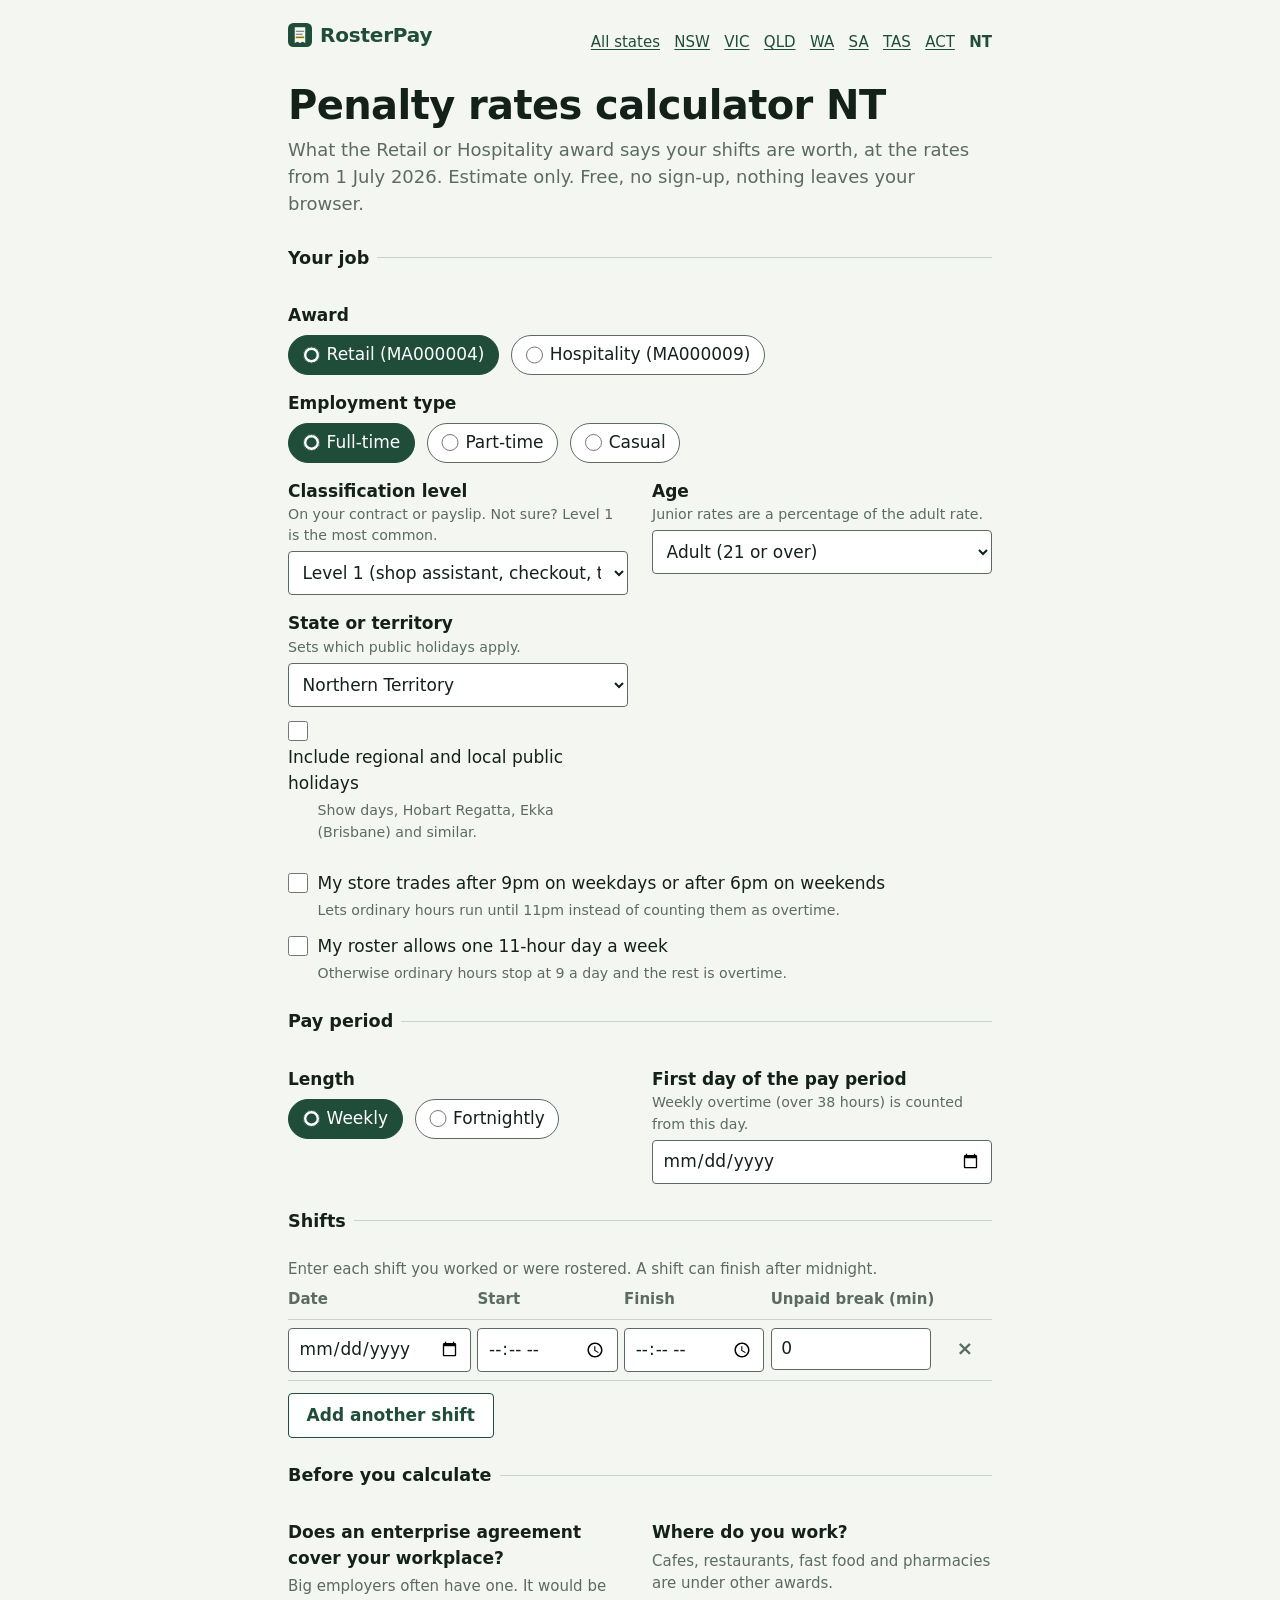
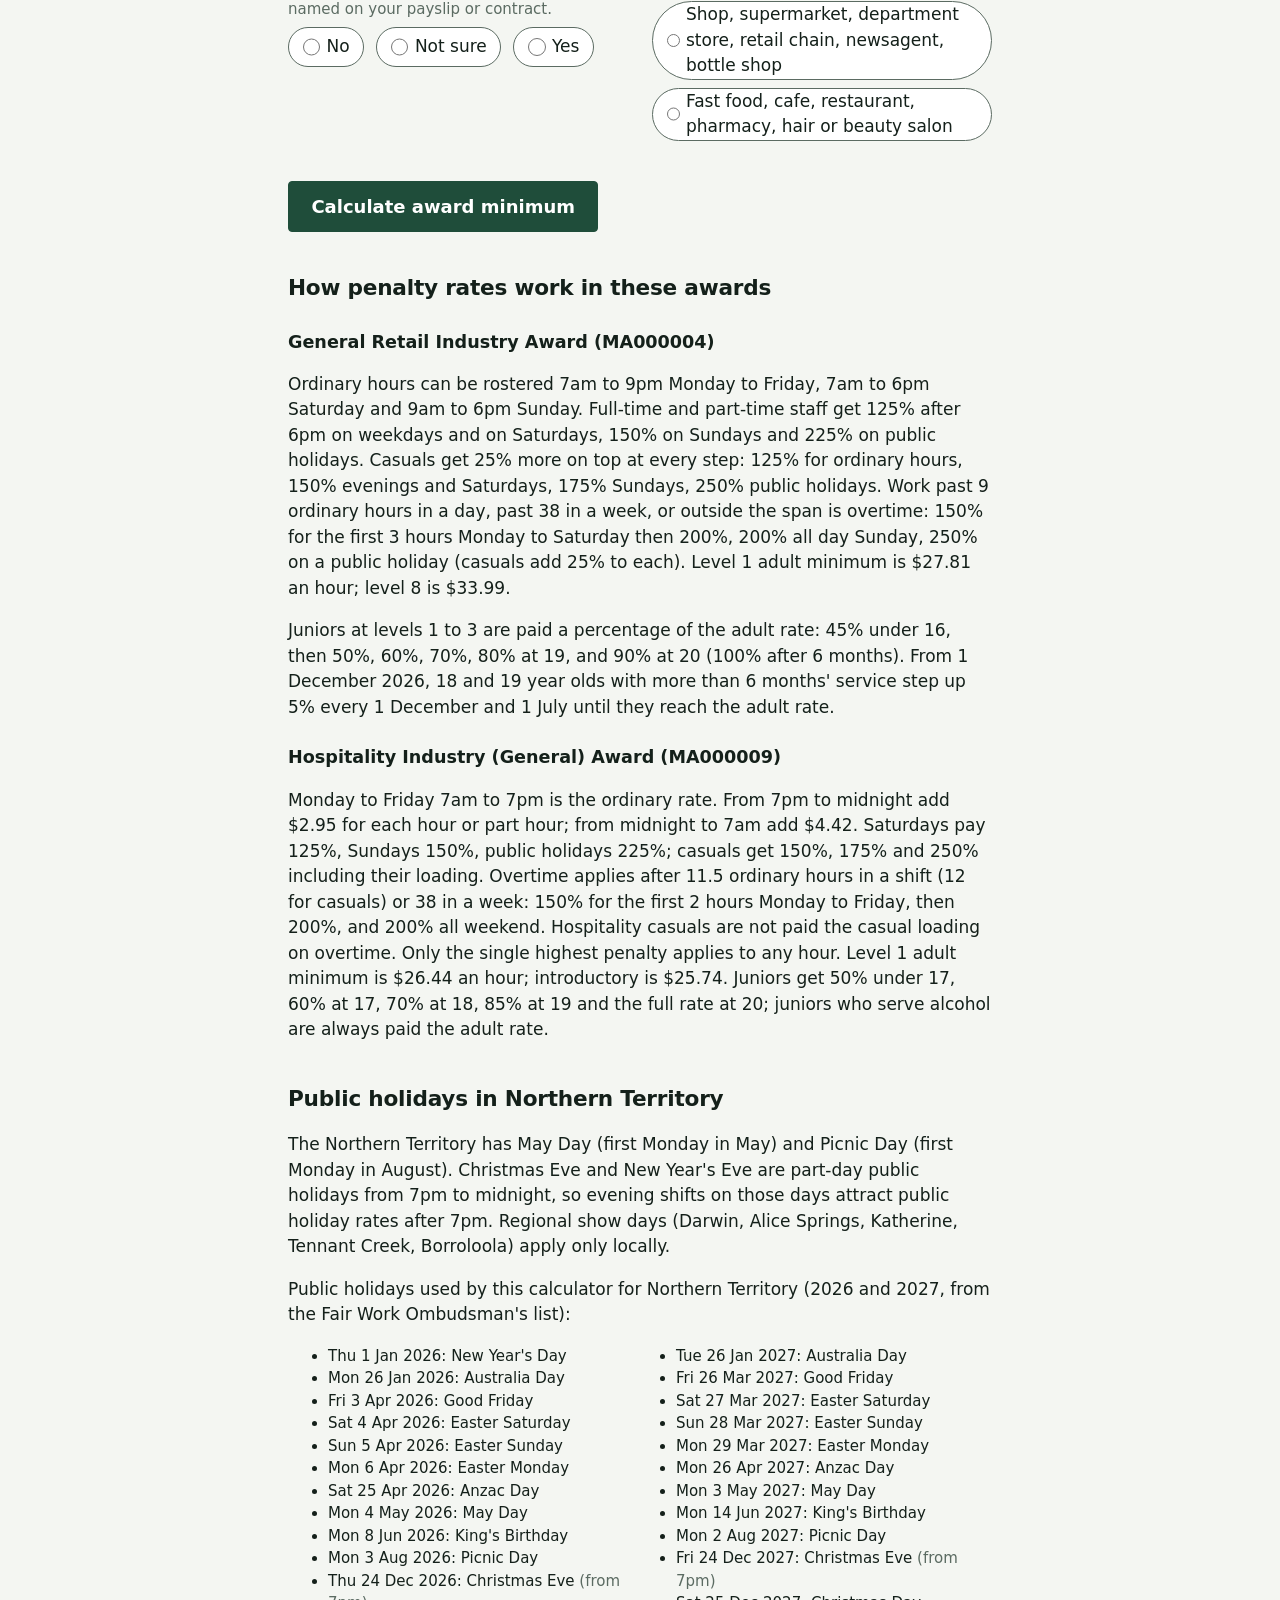
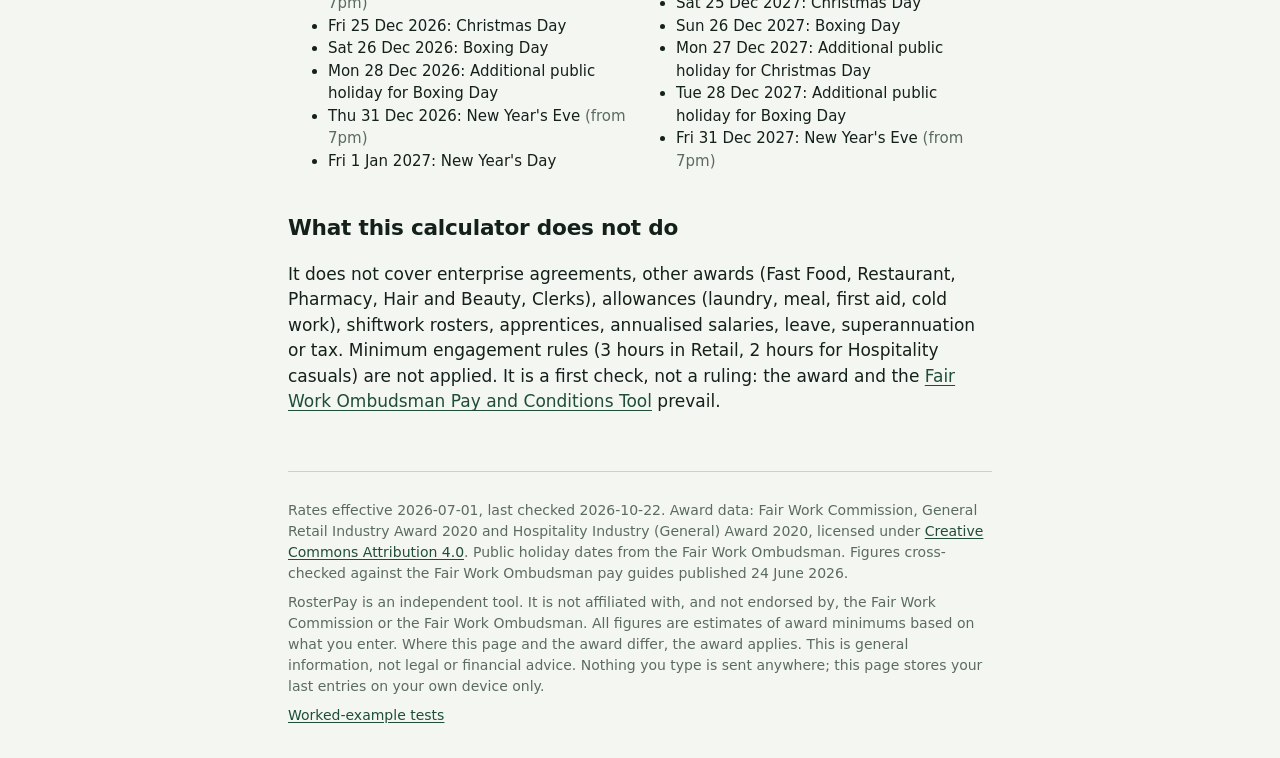
<file: nt.html>
<!doctype html>
<html lang="en-AU">
<head>
<meta charset="utf-8">
<meta name="viewport" content="width=device-width, initial-scale=1">
<title>Penalty rates calculator NT (Retail and Hospitality award) | RosterPay</title>
<meta name="description" content="Free Northern Territory penalty rates calculator for the General Retail and Hospitality awards. Evening, weekend, public holiday and overtime pay for your shifts at 1 July 2026 rates, with NT public holidays built in.">
<link rel="canonical" href="https://stevemasters808-art.github.io/rosterpay/nt.html">
<meta name="google-site-verification" content="qCf1_iqAammzVCyLBNmHFTyJg-XhXHJGURxZAkp4Vco">
<link rel="icon" href="img/favicon.svg" type="image/svg+xml">
<meta property="og:title" content="Penalty rates calculator NT (Retail and Hospitality award) | RosterPay">
<meta property="og:description" content="Free Northern Territory penalty rates calculator for the General Retail and Hospitality awards. Evening, weekend, public holiday and overtime pay for your shifts at 1 July 2026 rates, with NT public holidays built in.">
<meta property="og:url" content="https://stevemasters808-art.github.io/rosterpay/nt.html">
<meta property="og:type" content="website">
<meta property="og:image" content="https://stevemasters808-art.github.io/rosterpay/img/og-image.jpg">
<meta name="twitter:card" content="summary_large_image">
<link rel="stylesheet" href="style.css?v=dcd2231a">
<script type="application/ld+json">{"@context":"https://schema.org","@type":"WebApplication","name":"RosterPay penalty rates calculator","url":"https://stevemasters808-art.github.io/rosterpay/nt.html","applicationCategory":"FinanceApplication","operatingSystem":"Any","offers":{"@type":"Offer","price":"0","priceCurrency":"AUD"},"description":"Free Northern Territory penalty rates calculator for the General Retail and Hospitality awards. Evening, weekend, public holiday and overtime pay for your shifts at 1 July 2026 rates, with NT public holidays built in."}</script>
</head>
<body data-state="NT">
<header class="top">
<a class="brand" href="./"><img src="img/favicon.svg" alt="" width="24" height="24">RosterPay</a>
<nav aria-label="States">
<a href="./">All states</a>
<a href="nsw.html">NSW</a>
<a href="vic.html">VIC</a>
<a href="qld.html">QLD</a>
<a href="wa.html">WA</a>
<a href="sa.html">SA</a>
<a href="tas.html">TAS</a>
<a href="act.html">ACT</a>
<a href="nt.html" aria-current="page">NT</a>
</nav>
</header>
<main>
<h1>Penalty rates calculator NT</h1>
<p class="lede">What the Retail or Hospitality award says your shifts are worth, at the rates from 1 July 2026. Estimate only. Free, no sign-up, nothing leaves your browser.</p>

<form id="calc" novalidate>
<fieldset>
<legend>Your job</legend>
<div class="grid">
<div class="wide"><span class="label" id="awardLabel" style="font-weight:600">Award</span>
<div class="choices" role="radiogroup" aria-labelledby="awardLabel">
<label><input type="radio" name="award" value="MA000004" checked> Retail (MA000004)</label>
<label><input type="radio" name="award" value="MA000009"> Hospitality (MA000009)</label>
</div></div>
<div class="wide"><span id="empLabel" style="font-weight:600">Employment type</span>
<div class="choices" role="radiogroup" aria-labelledby="empLabel">
<label><input type="radio" name="employment" value="ft" checked> Full-time</label>
<label><input type="radio" name="employment" value="pt"> Part-time</label>
<label><input type="radio" name="employment" value="casual"> Casual</label>
</div>
<div id="ptHours" hidden><label for="agreedWeeklyHours">Agreed hours per week<small>From your part-time agreement. Hours above this are overtime. Leave blank to use 38.</small></label><input type="number" id="agreedWeeklyHours" min="1" max="38" step="0.5"></div>
</div>
<div><label for="level">Classification level<small>On your contract or payslip. Not sure? Level 1 is the most common.</small></label><select id="level"></select>
<p class="hint" id="juniorLevelNote" hidden>Junior rates only apply at Retail levels 1 to 3. At this level the adult rate is used.</p></div>
<div><label for="age">Age<small>Junior rates are a percentage of the adult rate.</small></label><select id="age"></select>
<label class="check" id="over6mWrap" hidden><input type="checkbox" id="over6m"> More than 6 months with this employer<small>Changes the rate for 18 to 20 year olds in Retail, including the phase-in from 1 December 2026.</small></label>
<label class="check" id="liquorWrap" hidden><input type="checkbox" id="liquor"> I serve alcohol (liquor service)<small>Hospitality juniors who serve liquor are paid the adult rate.</small></label>
</div>
<div><label for="state">State or territory<small>Sets which public holidays apply.</small></label><select id="state">
<option value="NSW">New South Wales</option>
<option value="VIC">Victoria</option>
<option value="QLD">Queensland</option>
<option value="WA">Western Australia</option>
<option value="SA">South Australia</option>
<option value="TAS">Tasmania</option>
<option value="ACT">Australian Capital Territory</option>
<option value="NT" selected>Northern Territory</option>
</select>
<label class="check"><input type="checkbox" id="regional"> Include regional and local public holidays<small>Show days, Hobart Regatta, Ekka (Brisbane) and similar.</small></label></div>
<div id="retailOpts" class="wide">
<label class="check"><input type="checkbox" id="lateTrading"> My store trades after 9pm on weekdays or after 6pm on weekends<small>Lets ordinary hours run until 11pm instead of counting them as overtime.</small></label>
<label class="check"><input type="checkbox" id="elevenHourDay"> My roster allows one 11-hour day a week<small>Otherwise ordinary hours stop at 9 a day and the rest is overtime.</small></label>
</div>
</div>
</fieldset>

<fieldset>
<legend>Pay period</legend>
<div class="grid">
<div><span id="ppLabel" style="font-weight:600">Length</span>
<div class="choices" role="radiogroup" aria-labelledby="ppLabel">
<label><input type="radio" name="periodWeeks" value="1" checked> Weekly</label>
<label><input type="radio" name="periodWeeks" value="2"> Fortnightly</label>
</div></div>
<div><label for="periodStart">First day of the pay period<small>Weekly overtime (over 38 hours) is counted from this day.</small></label><input type="date" id="periodStart"></div>
</div>
</fieldset>

<fieldset>
<legend>Shifts</legend>
<p class="hint">Enter each shift you worked or were rostered. A shift can finish after midnight.</p>
<table class="shifts" id="shifts">
<thead><tr><th>Date</th><th>Start</th><th>Finish</th><th>Unpaid break (min)</th><th><span class="sr-only">Remove</span></th></tr></thead>
<tbody></tbody>
</table>
<button type="button" class="btn btn-ghost" id="addShift">Add another shift</button>
</fieldset>

<fieldset>
<legend>Before you calculate</legend>
<div class="grid">
<div><span id="eaLabel" style="font-weight:600">Does an enterprise agreement cover your workplace?</span>
<p class="hint">Big employers often have one. It would be named on your payslip or contract.</p>
<div class="choices" role="radiogroup" aria-labelledby="eaLabel">
<label><input type="radio" name="ea" value="no"> No</label>
<label><input type="radio" name="ea" value="unsure"> Not sure</label>
<label><input type="radio" name="ea" value="yes"> Yes</label>
</div></div>
<div><span id="wpLabel" style="font-weight:600">Where do you work?</span>
<p class="hint">Cafes, restaurants, fast food and pharmacies are under other awards.</p>
<div class="choices" role="radiogroup" aria-labelledby="wpLabel" id="workplace">
<label><input type="radio" name="workplace" value="ok"> Shop or supermarket</label>
<label><input type="radio" name="workplace" value="other"> Somewhere else</label>
</div></div>
</div>
</fieldset>
<button type="submit" class="btn btn-primary">Calculate award minimum</button>
</form>

<section id="result" hidden aria-live="polite"></section>

<h2>How penalty rates work in these awards</h2>
<h3>General Retail Industry Award (MA000004)</h3>
<p>Ordinary hours can be rostered 7am to 9pm Monday to Friday, 7am to 6pm Saturday and 9am to 6pm Sunday. Full-time and part-time staff get 125% after 6pm on weekdays and on Saturdays, 150% on Sundays and 225% on public holidays. Casuals get 25% more on top at every step: 125% for ordinary hours, 150% evenings and Saturdays, 175% Sundays, 250% public holidays. Work past 9 ordinary hours in a day, past 38 in a week, or outside the span is overtime: 150% for the first 3 hours Monday to Saturday then 200%, 200% all day Sunday, 250% on a public holiday (casuals add 25% to each). Level 1 adult minimum is $27.81 an hour; level 8 is $33.99.</p>
<p>Juniors at levels 1 to 3 are paid a percentage of the adult rate: 45% under 16, then 50%, 60%, 70%, 80% at 19, and 90% at 20 (100% after 6 months). From 1 December 2026, 18 and 19 year olds with more than 6 months' service step up 5% every 1 December and 1 July until they reach the adult rate.</p>
<h3>Hospitality Industry (General) Award (MA000009)</h3>
<p>Monday to Friday 7am to 7pm is the ordinary rate. From 7pm to midnight add $2.95 for each hour or part hour; from midnight to 7am add $4.42. Saturdays pay 125%, Sundays 150%, public holidays 225%; casuals get 150%, 175% and 250% including their loading. Overtime applies after 11.5 ordinary hours in a shift (12 for casuals) or 38 in a week: 150% for the first 2 hours Monday to Friday, then 200%, and 200% all weekend. Hospitality casuals are not paid the casual loading on overtime. Only the single highest penalty applies to any hour. Level 1 adult minimum is $26.44 an hour; introductory is $25.74. Juniors get 50% under 17, 60% at 17, 70% at 18, 85% at 19 and the full rate at 20; juniors who serve alcohol are always paid the adult rate.</p>

<h2>Public holidays in Northern Territory</h2>
<p>The Northern Territory has May Day (first Monday in May) and Picnic Day (first Monday in August). Christmas Eve and New Year's Eve are part-day public holidays from 7pm to midnight, so evening shifts on those days attract public holiday rates after 7pm. Regional show days (Darwin, Alice Springs, Katherine, Tennant Creek, Borroloola) apply only locally.</p>
<p>Public holidays used by this calculator for Northern Territory (2026 and 2027, from the Fair Work Ombudsman's list):</p>
<ul class="holidays">
<li>Thu 1 Jan 2026: New Year&#x27;s Day</li>
<li>Mon 26 Jan 2026: Australia Day</li>
<li>Fri 3 Apr 2026: Good Friday</li>
<li>Sat 4 Apr 2026: Easter Saturday</li>
<li>Sun 5 Apr 2026: Easter Sunday</li>
<li>Mon 6 Apr 2026: Easter Monday</li>
<li>Sat 25 Apr 2026: Anzac Day</li>
<li>Mon 4 May 2026: May Day</li>
<li>Mon 8 Jun 2026: King&#x27;s Birthday</li>
<li>Mon 3 Aug 2026: Picnic Day</li>
<li>Thu 24 Dec 2026: Christmas Eve <span class="flag">(from 7pm)</span></li>
<li>Fri 25 Dec 2026: Christmas Day</li>
<li>Sat 26 Dec 2026: Boxing Day</li>
<li>Mon 28 Dec 2026: Additional public holiday for Boxing Day</li>
<li>Thu 31 Dec 2026: New Year&#x27;s Eve <span class="flag">(from 7pm)</span></li>
<li>Fri 1 Jan 2027: New Year&#x27;s Day</li>
<li>Tue 26 Jan 2027: Australia Day</li>
<li>Fri 26 Mar 2027: Good Friday</li>
<li>Sat 27 Mar 2027: Easter Saturday</li>
<li>Sun 28 Mar 2027: Easter Sunday</li>
<li>Mon 29 Mar 2027: Easter Monday</li>
<li>Mon 26 Apr 2027: Anzac Day</li>
<li>Mon 3 May 2027: May Day</li>
<li>Mon 14 Jun 2027: King&#x27;s Birthday</li>
<li>Mon 2 Aug 2027: Picnic Day</li>
<li>Fri 24 Dec 2027: Christmas Eve <span class="flag">(from 7pm)</span></li>
<li>Sat 25 Dec 2027: Christmas Day</li>
<li>Sun 26 Dec 2027: Boxing Day</li>
<li>Mon 27 Dec 2027: Additional public holiday for Christmas Day</li>
<li>Tue 28 Dec 2027: Additional public holiday for Boxing Day</li>
<li>Fri 31 Dec 2027: New Year&#x27;s Eve <span class="flag">(from 7pm)</span></li>
</ul>

<h2>What this calculator does not do</h2>
<p>It does not cover enterprise agreements, other awards (Fast Food, Restaurant, Pharmacy, Hair and Beauty, Clerks), allowances (laundry, meal, first aid, cold work), shiftwork rosters, apprentices, annualised salaries, leave, superannuation or tax. Minimum engagement rules (3 hours in Retail, 2 hours for Hospitality casuals) are not applied. It is a first check, not a ruling: the award and the <a href="https://calculate.fairwork.gov.au/" rel="noopener" target="_blank">Fair Work Ombudsman Pay and Conditions Tool</a> prevail.</p>
</main>
<footer>
<p>Rates effective <span id="ratesVersion">2026-07-01</span>, last checked <span id="ratesChecked">2026-10-22</span>. Award data: Fair Work Commission, General Retail Industry Award 2020 and Hospitality Industry (General) Award 2020, licensed under <a href="https://creativecommons.org/licenses/by/4.0/" rel="license noopener" target="_blank">Creative Commons Attribution 4.0</a>. Public holiday dates from the Fair Work Ombudsman. Figures cross-checked against the Fair Work Ombudsman pay guides published 24 June 2026.</p>
<p>RosterPay is an independent tool. It is not affiliated with, and not endorsed by, the Fair Work Commission or the Fair Work Ombudsman. All figures are estimates of award minimums based on what you enter. Where this page and the award differ, the award applies. This is general information, not legal or financial advice. Nothing you type is sent anywhere; this page stores your last entries on your own device only.</p>
<p><a href="test.html">Worked-example tests</a></p>
</footer>
<script src="engine.js?v=06ceef79"></script>
<script src="app.js?v=3ddd353f"></script>
</body>
</html>
</file>
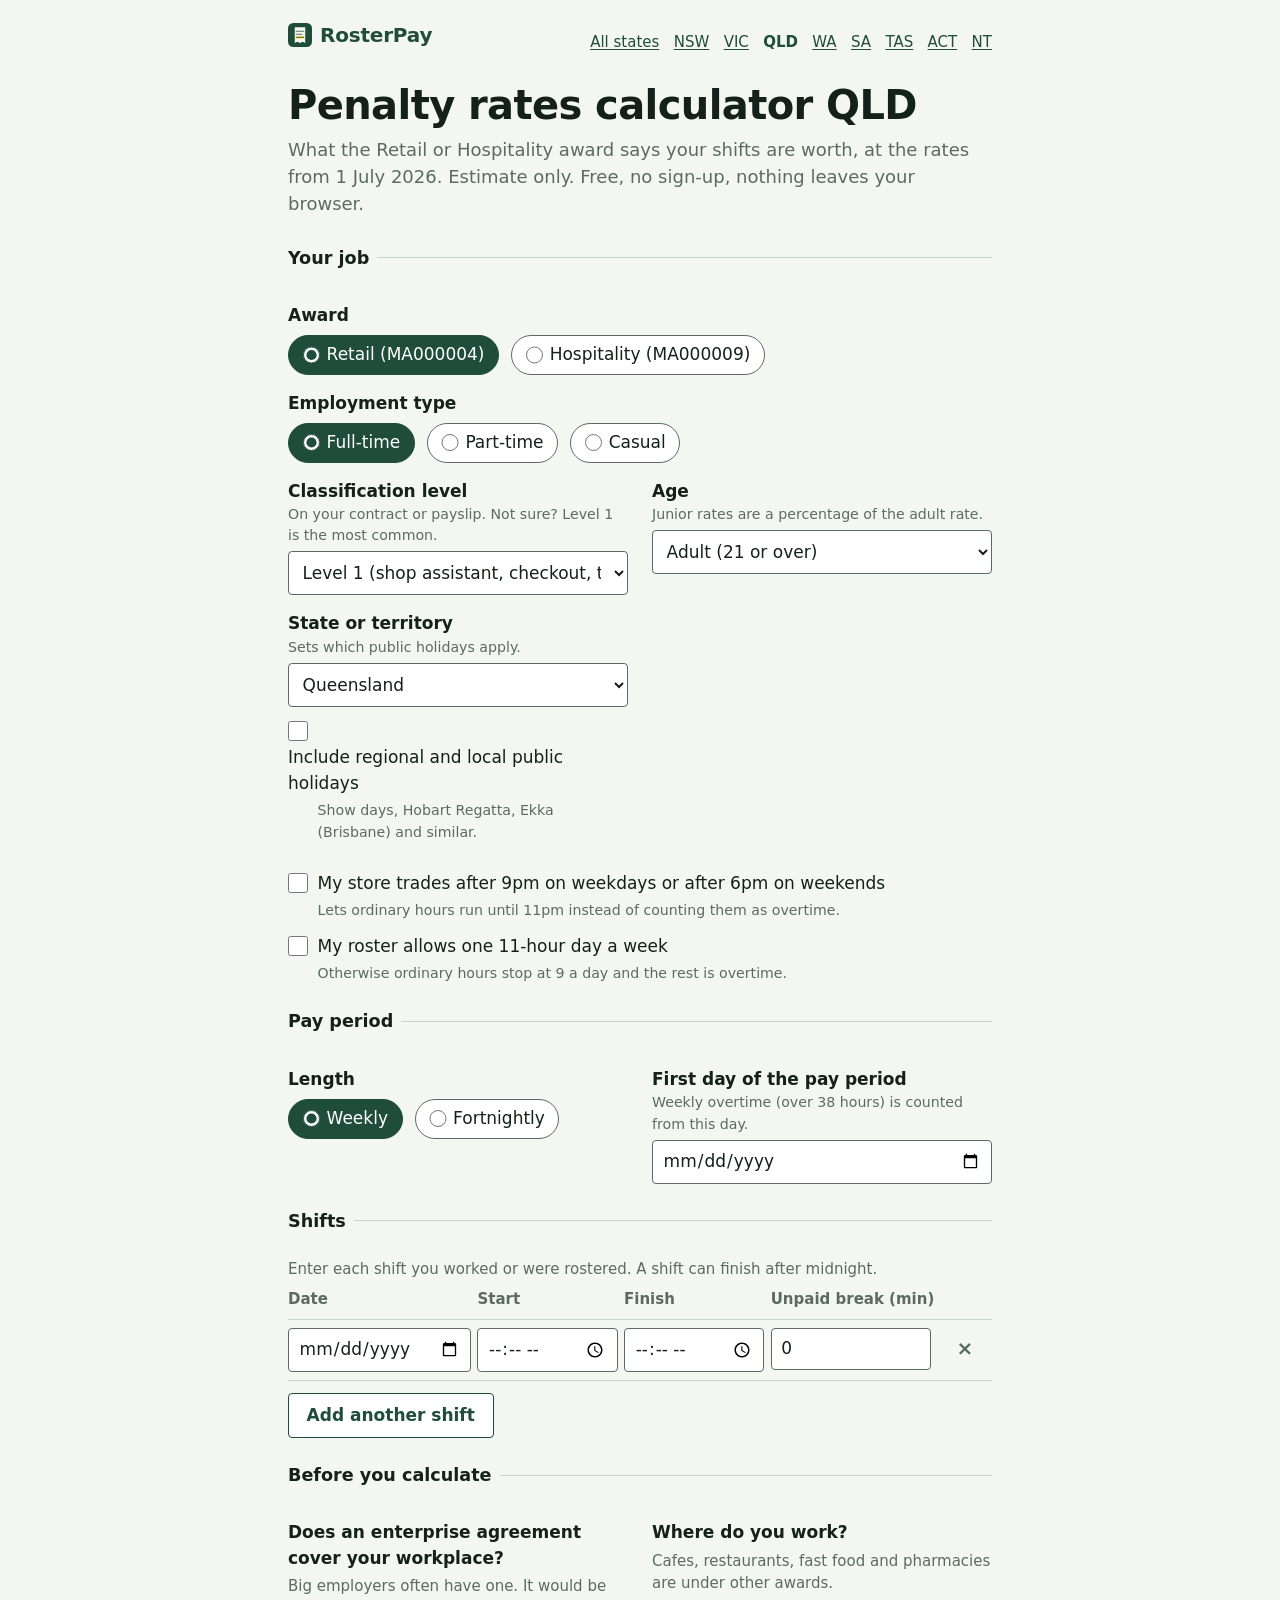
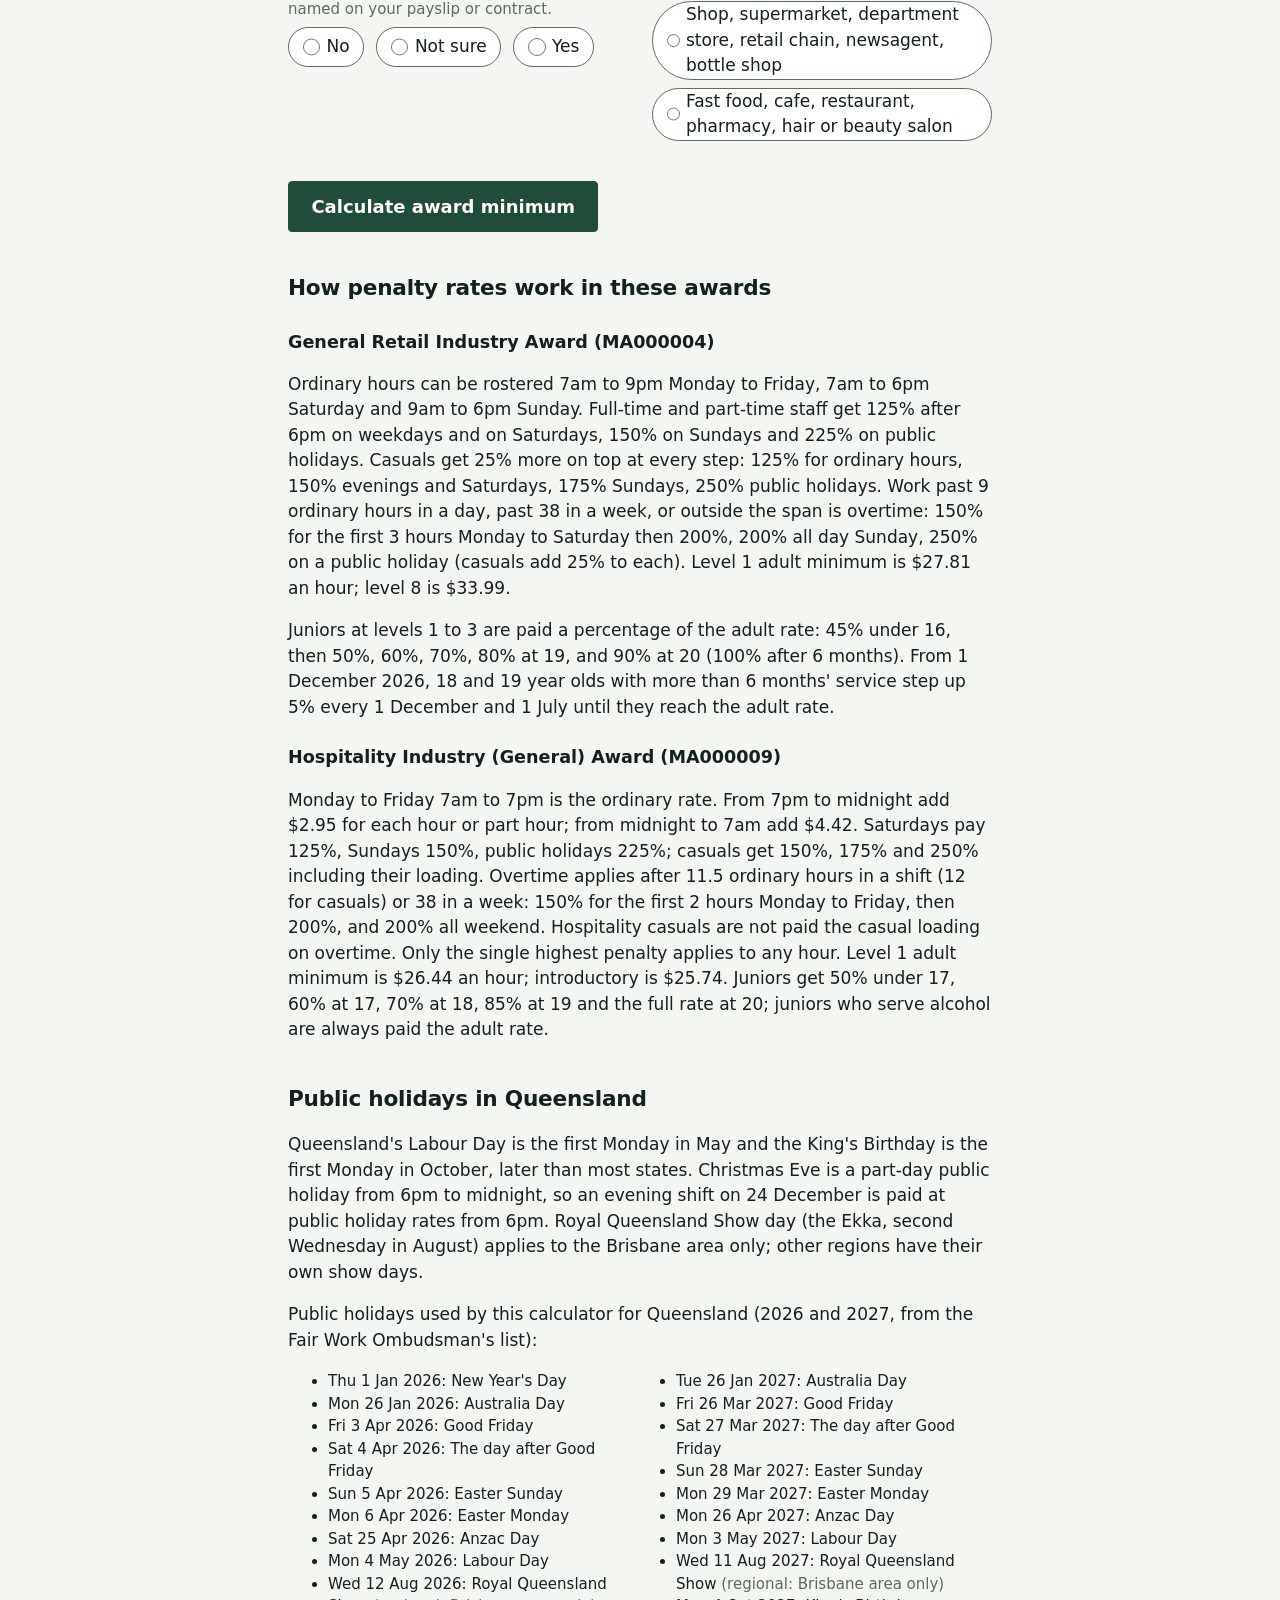
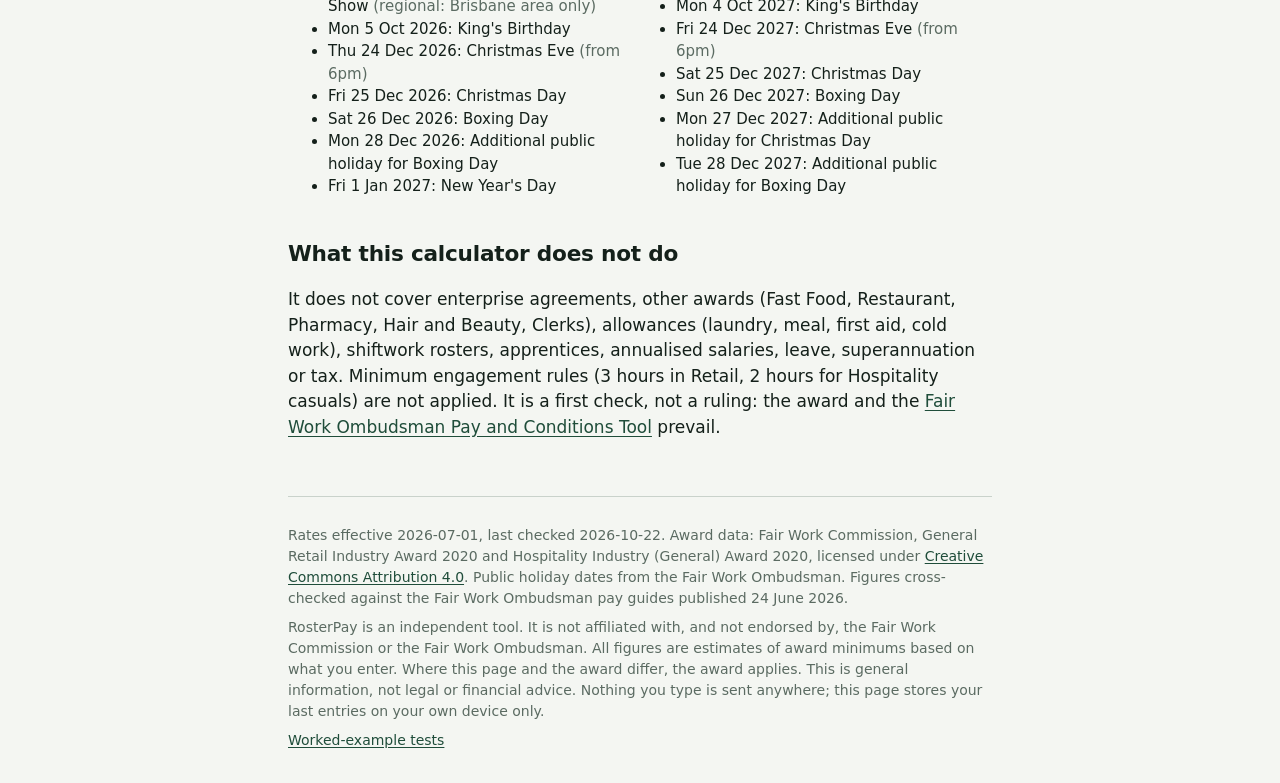
<file: qld.html>
<!doctype html>
<html lang="en-AU">
<head>
<meta charset="utf-8">
<meta name="viewport" content="width=device-width, initial-scale=1">
<title>Penalty rates calculator QLD (Retail and Hospitality award) | RosterPay</title>
<meta name="description" content="Free Queensland penalty rates calculator for the General Retail and Hospitality awards. Evening, weekend, public holiday and overtime pay for your shifts at 1 July 2026 rates, with QLD public holidays built in.">
<link rel="canonical" href="https://stevemasters808-art.github.io/rosterpay/qld.html">
<meta name="google-site-verification" content="qCf1_iqAammzVCyLBNmHFTyJg-XhXHJGURxZAkp4Vco">
<link rel="icon" href="img/favicon.svg" type="image/svg+xml">
<meta property="og:title" content="Penalty rates calculator QLD (Retail and Hospitality award) | RosterPay">
<meta property="og:description" content="Free Queensland penalty rates calculator for the General Retail and Hospitality awards. Evening, weekend, public holiday and overtime pay for your shifts at 1 July 2026 rates, with QLD public holidays built in.">
<meta property="og:url" content="https://stevemasters808-art.github.io/rosterpay/qld.html">
<meta property="og:type" content="website">
<meta property="og:image" content="https://stevemasters808-art.github.io/rosterpay/img/og-image.jpg">
<meta name="twitter:card" content="summary_large_image">
<link rel="stylesheet" href="style.css?v=dcd2231a">
<script type="application/ld+json">{"@context":"https://schema.org","@type":"WebApplication","name":"RosterPay penalty rates calculator","url":"https://stevemasters808-art.github.io/rosterpay/qld.html","applicationCategory":"FinanceApplication","operatingSystem":"Any","offers":{"@type":"Offer","price":"0","priceCurrency":"AUD"},"description":"Free Queensland penalty rates calculator for the General Retail and Hospitality awards. Evening, weekend, public holiday and overtime pay for your shifts at 1 July 2026 rates, with QLD public holidays built in."}</script>
</head>
<body data-state="QLD">
<header class="top">
<a class="brand" href="./"><img src="img/favicon.svg" alt="" width="24" height="24">RosterPay</a>
<nav aria-label="States">
<a href="./">All states</a>
<a href="nsw.html">NSW</a>
<a href="vic.html">VIC</a>
<a href="qld.html" aria-current="page">QLD</a>
<a href="wa.html">WA</a>
<a href="sa.html">SA</a>
<a href="tas.html">TAS</a>
<a href="act.html">ACT</a>
<a href="nt.html">NT</a>
</nav>
</header>
<main>
<h1>Penalty rates calculator QLD</h1>
<p class="lede">What the Retail or Hospitality award says your shifts are worth, at the rates from 1 July 2026. Estimate only. Free, no sign-up, nothing leaves your browser.</p>

<form id="calc" novalidate>
<fieldset>
<legend>Your job</legend>
<div class="grid">
<div class="wide"><span class="label" id="awardLabel" style="font-weight:600">Award</span>
<div class="choices" role="radiogroup" aria-labelledby="awardLabel">
<label><input type="radio" name="award" value="MA000004" checked> Retail (MA000004)</label>
<label><input type="radio" name="award" value="MA000009"> Hospitality (MA000009)</label>
</div></div>
<div class="wide"><span id="empLabel" style="font-weight:600">Employment type</span>
<div class="choices" role="radiogroup" aria-labelledby="empLabel">
<label><input type="radio" name="employment" value="ft" checked> Full-time</label>
<label><input type="radio" name="employment" value="pt"> Part-time</label>
<label><input type="radio" name="employment" value="casual"> Casual</label>
</div>
<div id="ptHours" hidden><label for="agreedWeeklyHours">Agreed hours per week<small>From your part-time agreement. Hours above this are overtime. Leave blank to use 38.</small></label><input type="number" id="agreedWeeklyHours" min="1" max="38" step="0.5"></div>
</div>
<div><label for="level">Classification level<small>On your contract or payslip. Not sure? Level 1 is the most common.</small></label><select id="level"></select>
<p class="hint" id="juniorLevelNote" hidden>Junior rates only apply at Retail levels 1 to 3. At this level the adult rate is used.</p></div>
<div><label for="age">Age<small>Junior rates are a percentage of the adult rate.</small></label><select id="age"></select>
<label class="check" id="over6mWrap" hidden><input type="checkbox" id="over6m"> More than 6 months with this employer<small>Changes the rate for 18 to 20 year olds in Retail, including the phase-in from 1 December 2026.</small></label>
<label class="check" id="liquorWrap" hidden><input type="checkbox" id="liquor"> I serve alcohol (liquor service)<small>Hospitality juniors who serve liquor are paid the adult rate.</small></label>
</div>
<div><label for="state">State or territory<small>Sets which public holidays apply.</small></label><select id="state">
<option value="NSW">New South Wales</option>
<option value="VIC">Victoria</option>
<option value="QLD" selected>Queensland</option>
<option value="WA">Western Australia</option>
<option value="SA">South Australia</option>
<option value="TAS">Tasmania</option>
<option value="ACT">Australian Capital Territory</option>
<option value="NT">Northern Territory</option>
</select>
<label class="check"><input type="checkbox" id="regional"> Include regional and local public holidays<small>Show days, Hobart Regatta, Ekka (Brisbane) and similar.</small></label></div>
<div id="retailOpts" class="wide">
<label class="check"><input type="checkbox" id="lateTrading"> My store trades after 9pm on weekdays or after 6pm on weekends<small>Lets ordinary hours run until 11pm instead of counting them as overtime.</small></label>
<label class="check"><input type="checkbox" id="elevenHourDay"> My roster allows one 11-hour day a week<small>Otherwise ordinary hours stop at 9 a day and the rest is overtime.</small></label>
</div>
</div>
</fieldset>

<fieldset>
<legend>Pay period</legend>
<div class="grid">
<div><span id="ppLabel" style="font-weight:600">Length</span>
<div class="choices" role="radiogroup" aria-labelledby="ppLabel">
<label><input type="radio" name="periodWeeks" value="1" checked> Weekly</label>
<label><input type="radio" name="periodWeeks" value="2"> Fortnightly</label>
</div></div>
<div><label for="periodStart">First day of the pay period<small>Weekly overtime (over 38 hours) is counted from this day.</small></label><input type="date" id="periodStart"></div>
</div>
</fieldset>

<fieldset>
<legend>Shifts</legend>
<p class="hint">Enter each shift you worked or were rostered. A shift can finish after midnight.</p>
<table class="shifts" id="shifts">
<thead><tr><th>Date</th><th>Start</th><th>Finish</th><th>Unpaid break (min)</th><th><span class="sr-only">Remove</span></th></tr></thead>
<tbody></tbody>
</table>
<button type="button" class="btn btn-ghost" id="addShift">Add another shift</button>
</fieldset>

<fieldset>
<legend>Before you calculate</legend>
<div class="grid">
<div><span id="eaLabel" style="font-weight:600">Does an enterprise agreement cover your workplace?</span>
<p class="hint">Big employers often have one. It would be named on your payslip or contract.</p>
<div class="choices" role="radiogroup" aria-labelledby="eaLabel">
<label><input type="radio" name="ea" value="no"> No</label>
<label><input type="radio" name="ea" value="unsure"> Not sure</label>
<label><input type="radio" name="ea" value="yes"> Yes</label>
</div></div>
<div><span id="wpLabel" style="font-weight:600">Where do you work?</span>
<p class="hint">Cafes, restaurants, fast food and pharmacies are under other awards.</p>
<div class="choices" role="radiogroup" aria-labelledby="wpLabel" id="workplace">
<label><input type="radio" name="workplace" value="ok"> Shop or supermarket</label>
<label><input type="radio" name="workplace" value="other"> Somewhere else</label>
</div></div>
</div>
</fieldset>
<button type="submit" class="btn btn-primary">Calculate award minimum</button>
</form>

<section id="result" hidden aria-live="polite"></section>

<h2>How penalty rates work in these awards</h2>
<h3>General Retail Industry Award (MA000004)</h3>
<p>Ordinary hours can be rostered 7am to 9pm Monday to Friday, 7am to 6pm Saturday and 9am to 6pm Sunday. Full-time and part-time staff get 125% after 6pm on weekdays and on Saturdays, 150% on Sundays and 225% on public holidays. Casuals get 25% more on top at every step: 125% for ordinary hours, 150% evenings and Saturdays, 175% Sundays, 250% public holidays. Work past 9 ordinary hours in a day, past 38 in a week, or outside the span is overtime: 150% for the first 3 hours Monday to Saturday then 200%, 200% all day Sunday, 250% on a public holiday (casuals add 25% to each). Level 1 adult minimum is $27.81 an hour; level 8 is $33.99.</p>
<p>Juniors at levels 1 to 3 are paid a percentage of the adult rate: 45% under 16, then 50%, 60%, 70%, 80% at 19, and 90% at 20 (100% after 6 months). From 1 December 2026, 18 and 19 year olds with more than 6 months' service step up 5% every 1 December and 1 July until they reach the adult rate.</p>
<h3>Hospitality Industry (General) Award (MA000009)</h3>
<p>Monday to Friday 7am to 7pm is the ordinary rate. From 7pm to midnight add $2.95 for each hour or part hour; from midnight to 7am add $4.42. Saturdays pay 125%, Sundays 150%, public holidays 225%; casuals get 150%, 175% and 250% including their loading. Overtime applies after 11.5 ordinary hours in a shift (12 for casuals) or 38 in a week: 150% for the first 2 hours Monday to Friday, then 200%, and 200% all weekend. Hospitality casuals are not paid the casual loading on overtime. Only the single highest penalty applies to any hour. Level 1 adult minimum is $26.44 an hour; introductory is $25.74. Juniors get 50% under 17, 60% at 17, 70% at 18, 85% at 19 and the full rate at 20; juniors who serve alcohol are always paid the adult rate.</p>

<h2>Public holidays in Queensland</h2>
<p>Queensland's Labour Day is the first Monday in May and the King's Birthday is the first Monday in October, later than most states. Christmas Eve is a part-day public holiday from 6pm to midnight, so an evening shift on 24 December is paid at public holiday rates from 6pm. Royal Queensland Show day (the Ekka, second Wednesday in August) applies to the Brisbane area only; other regions have their own show days.</p>
<p>Public holidays used by this calculator for Queensland (2026 and 2027, from the Fair Work Ombudsman's list):</p>
<ul class="holidays">
<li>Thu 1 Jan 2026: New Year&#x27;s Day</li>
<li>Mon 26 Jan 2026: Australia Day</li>
<li>Fri 3 Apr 2026: Good Friday</li>
<li>Sat 4 Apr 2026: The day after Good Friday</li>
<li>Sun 5 Apr 2026: Easter Sunday</li>
<li>Mon 6 Apr 2026: Easter Monday</li>
<li>Sat 25 Apr 2026: Anzac Day</li>
<li>Mon 4 May 2026: Labour Day</li>
<li>Wed 12 Aug 2026: Royal Queensland Show <span class="flag">(regional: Brisbane area only)</span></li>
<li>Mon 5 Oct 2026: King&#x27;s Birthday</li>
<li>Thu 24 Dec 2026: Christmas Eve <span class="flag">(from 6pm)</span></li>
<li>Fri 25 Dec 2026: Christmas Day</li>
<li>Sat 26 Dec 2026: Boxing Day</li>
<li>Mon 28 Dec 2026: Additional public holiday for Boxing Day</li>
<li>Fri 1 Jan 2027: New Year&#x27;s Day</li>
<li>Tue 26 Jan 2027: Australia Day</li>
<li>Fri 26 Mar 2027: Good Friday</li>
<li>Sat 27 Mar 2027: The day after Good Friday</li>
<li>Sun 28 Mar 2027: Easter Sunday</li>
<li>Mon 29 Mar 2027: Easter Monday</li>
<li>Mon 26 Apr 2027: Anzac Day</li>
<li>Mon 3 May 2027: Labour Day</li>
<li>Wed 11 Aug 2027: Royal Queensland Show <span class="flag">(regional: Brisbane area only)</span></li>
<li>Mon 4 Oct 2027: King&#x27;s Birthday</li>
<li>Fri 24 Dec 2027: Christmas Eve <span class="flag">(from 6pm)</span></li>
<li>Sat 25 Dec 2027: Christmas Day</li>
<li>Sun 26 Dec 2027: Boxing Day</li>
<li>Mon 27 Dec 2027: Additional public holiday for Christmas Day</li>
<li>Tue 28 Dec 2027: Additional public holiday for Boxing Day</li>
</ul>

<h2>What this calculator does not do</h2>
<p>It does not cover enterprise agreements, other awards (Fast Food, Restaurant, Pharmacy, Hair and Beauty, Clerks), allowances (laundry, meal, first aid, cold work), shiftwork rosters, apprentices, annualised salaries, leave, superannuation or tax. Minimum engagement rules (3 hours in Retail, 2 hours for Hospitality casuals) are not applied. It is a first check, not a ruling: the award and the <a href="https://calculate.fairwork.gov.au/" rel="noopener" target="_blank">Fair Work Ombudsman Pay and Conditions Tool</a> prevail.</p>
</main>
<footer>
<p>Rates effective <span id="ratesVersion">2026-07-01</span>, last checked <span id="ratesChecked">2026-10-22</span>. Award data: Fair Work Commission, General Retail Industry Award 2020 and Hospitality Industry (General) Award 2020, licensed under <a href="https://creativecommons.org/licenses/by/4.0/" rel="license noopener" target="_blank">Creative Commons Attribution 4.0</a>. Public holiday dates from the Fair Work Ombudsman. Figures cross-checked against the Fair Work Ombudsman pay guides published 24 June 2026.</p>
<p>RosterPay is an independent tool. It is not affiliated with, and not endorsed by, the Fair Work Commission or the Fair Work Ombudsman. All figures are estimates of award minimums based on what you enter. Where this page and the award differ, the award applies. This is general information, not legal or financial advice. Nothing you type is sent anywhere; this page stores your last entries on your own device only.</p>
<p><a href="test.html">Worked-example tests</a></p>
</footer>
<script src="engine.js?v=06ceef79"></script>
<script src="app.js?v=3ddd353f"></script>
</body>
</html>
</file>
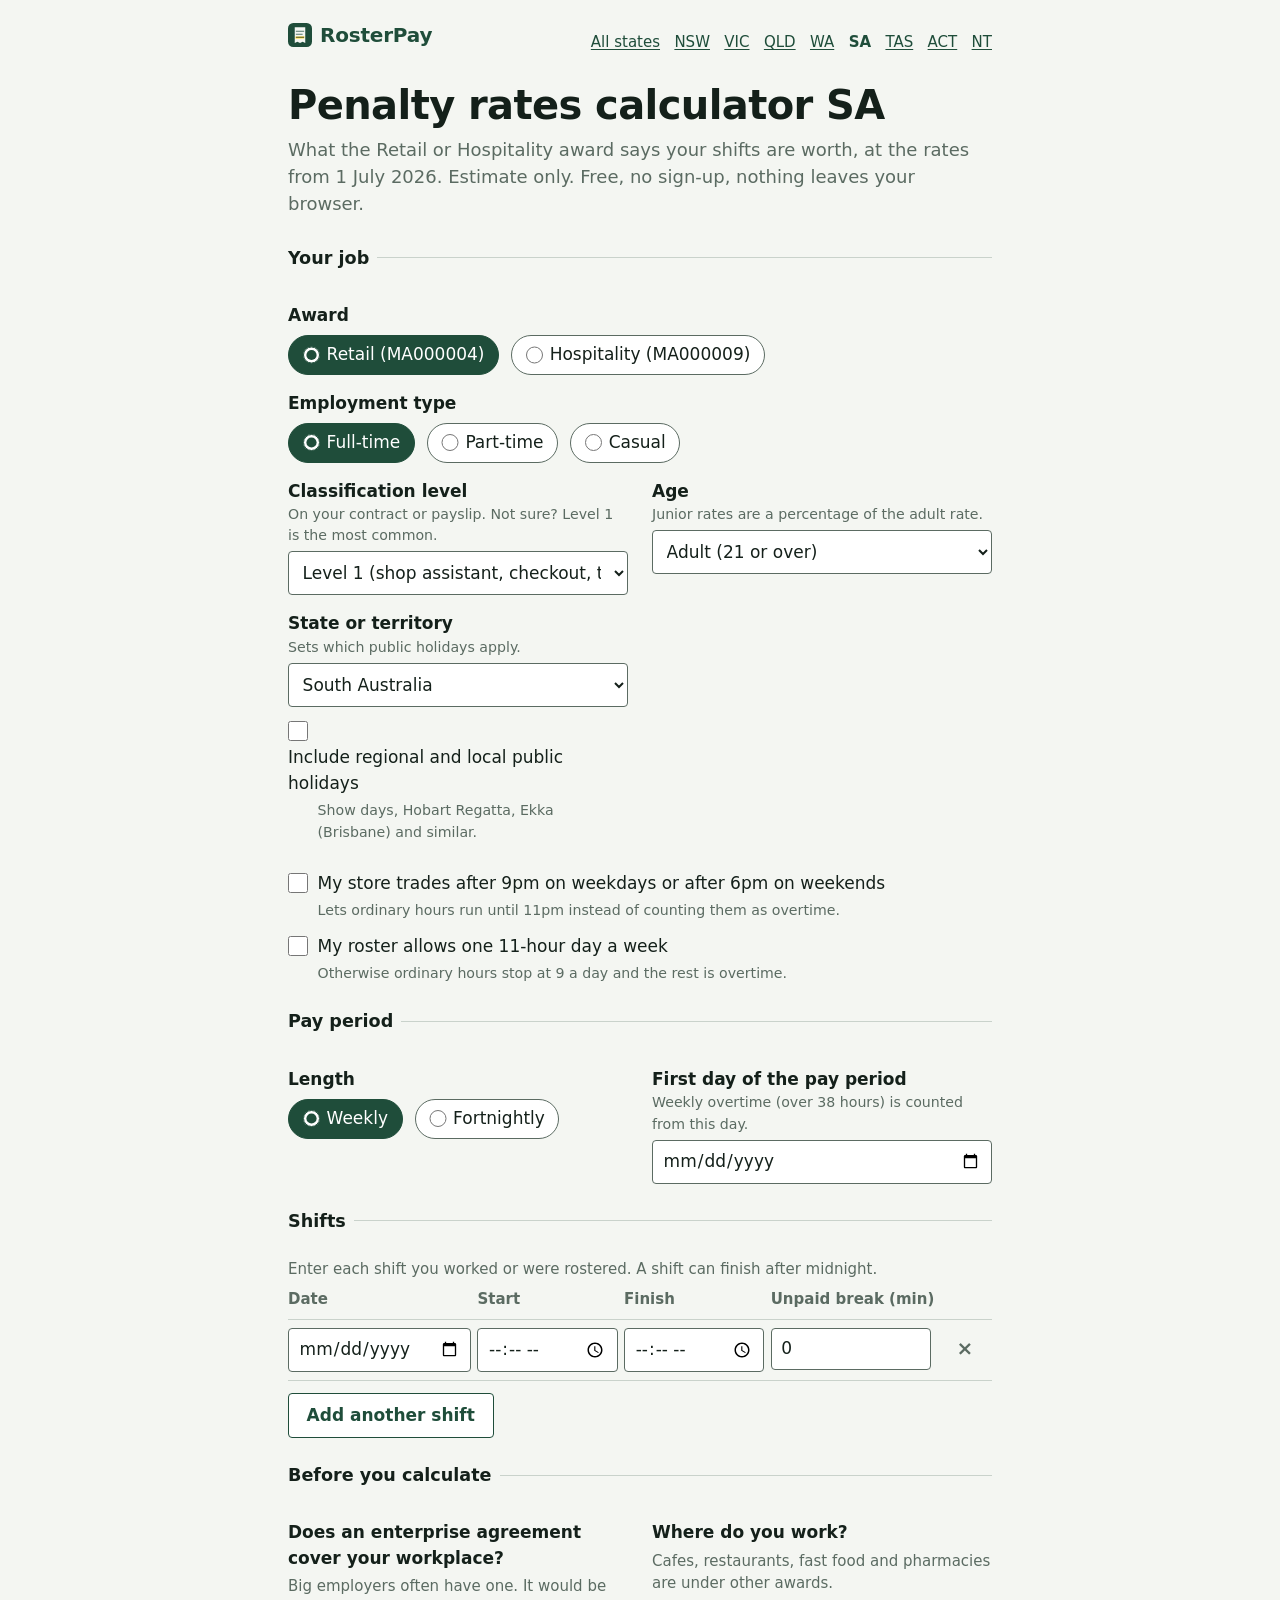
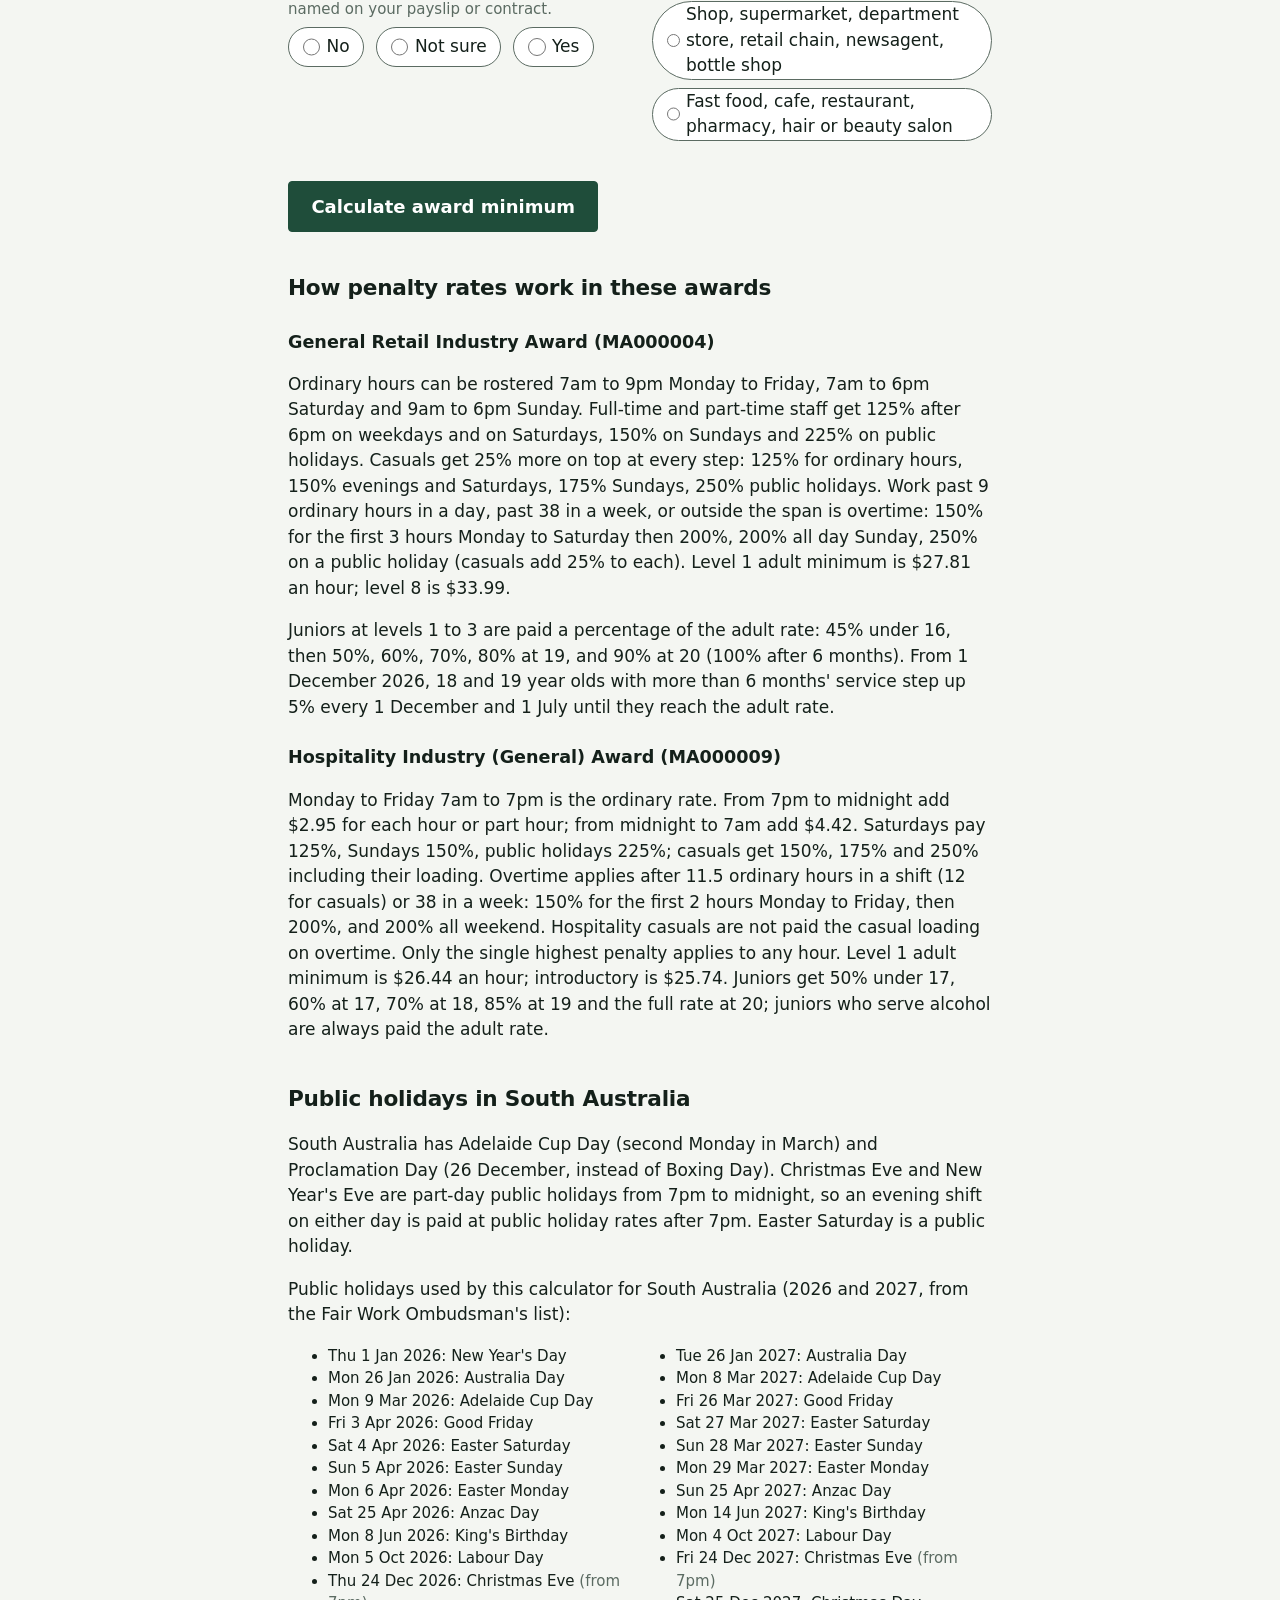
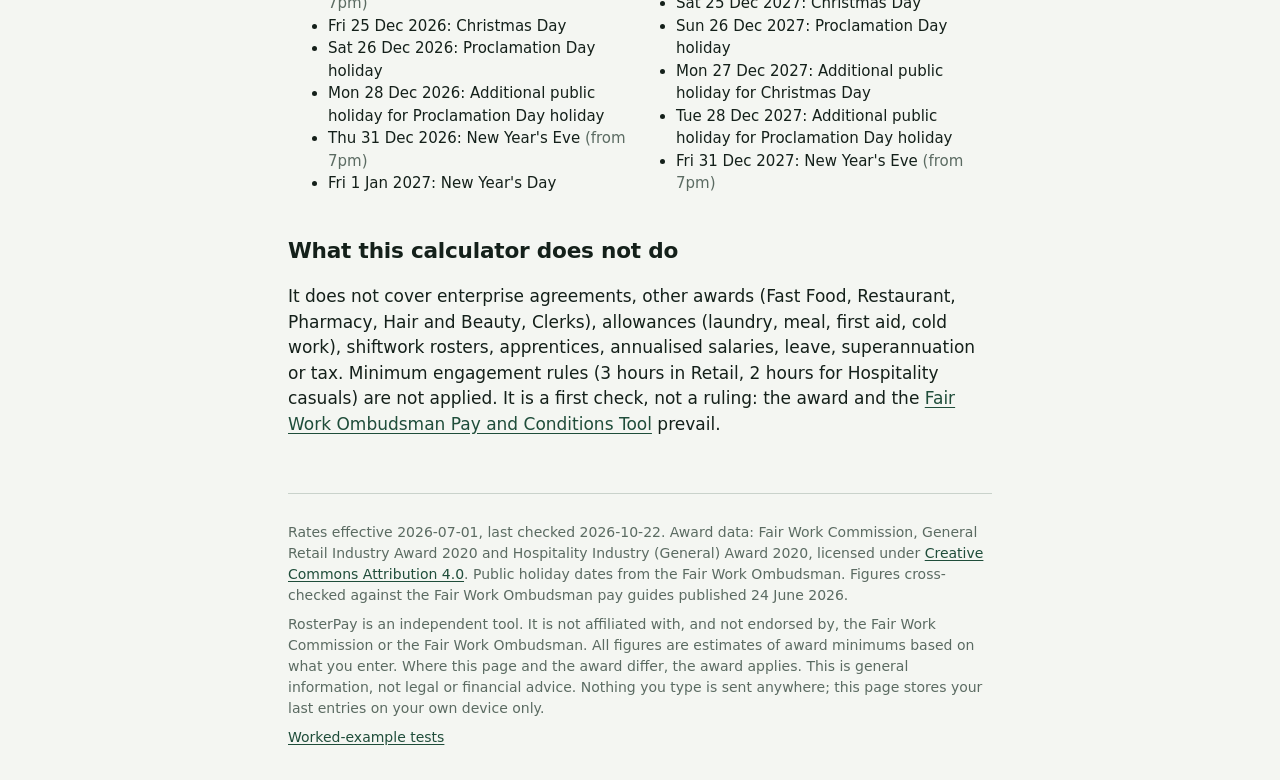
<file: sa.html>
<!doctype html>
<html lang="en-AU">
<head>
<meta charset="utf-8">
<meta name="viewport" content="width=device-width, initial-scale=1">
<title>Penalty rates calculator SA (Retail and Hospitality award) | RosterPay</title>
<meta name="description" content="Free South Australia penalty rates calculator for the General Retail and Hospitality awards. Evening, weekend, public holiday and overtime pay for your shifts at 1 July 2026 rates, with SA public holidays built in.">
<link rel="canonical" href="https://stevemasters808-art.github.io/rosterpay/sa.html">
<meta name="google-site-verification" content="qCf1_iqAammzVCyLBNmHFTyJg-XhXHJGURxZAkp4Vco">
<link rel="icon" href="img/favicon.svg" type="image/svg+xml">
<meta property="og:title" content="Penalty rates calculator SA (Retail and Hospitality award) | RosterPay">
<meta property="og:description" content="Free South Australia penalty rates calculator for the General Retail and Hospitality awards. Evening, weekend, public holiday and overtime pay for your shifts at 1 July 2026 rates, with SA public holidays built in.">
<meta property="og:url" content="https://stevemasters808-art.github.io/rosterpay/sa.html">
<meta property="og:type" content="website">
<meta property="og:image" content="https://stevemasters808-art.github.io/rosterpay/img/og-image.jpg">
<meta name="twitter:card" content="summary_large_image">
<link rel="stylesheet" href="style.css?v=dcd2231a">
<script type="application/ld+json">{"@context":"https://schema.org","@type":"WebApplication","name":"RosterPay penalty rates calculator","url":"https://stevemasters808-art.github.io/rosterpay/sa.html","applicationCategory":"FinanceApplication","operatingSystem":"Any","offers":{"@type":"Offer","price":"0","priceCurrency":"AUD"},"description":"Free South Australia penalty rates calculator for the General Retail and Hospitality awards. Evening, weekend, public holiday and overtime pay for your shifts at 1 July 2026 rates, with SA public holidays built in."}</script>
</head>
<body data-state="SA">
<header class="top">
<a class="brand" href="./"><img src="img/favicon.svg" alt="" width="24" height="24">RosterPay</a>
<nav aria-label="States">
<a href="./">All states</a>
<a href="nsw.html">NSW</a>
<a href="vic.html">VIC</a>
<a href="qld.html">QLD</a>
<a href="wa.html">WA</a>
<a href="sa.html" aria-current="page">SA</a>
<a href="tas.html">TAS</a>
<a href="act.html">ACT</a>
<a href="nt.html">NT</a>
</nav>
</header>
<main>
<h1>Penalty rates calculator SA</h1>
<p class="lede">What the Retail or Hospitality award says your shifts are worth, at the rates from 1 July 2026. Estimate only. Free, no sign-up, nothing leaves your browser.</p>

<form id="calc" novalidate>
<fieldset>
<legend>Your job</legend>
<div class="grid">
<div class="wide"><span class="label" id="awardLabel" style="font-weight:600">Award</span>
<div class="choices" role="radiogroup" aria-labelledby="awardLabel">
<label><input type="radio" name="award" value="MA000004" checked> Retail (MA000004)</label>
<label><input type="radio" name="award" value="MA000009"> Hospitality (MA000009)</label>
</div></div>
<div class="wide"><span id="empLabel" style="font-weight:600">Employment type</span>
<div class="choices" role="radiogroup" aria-labelledby="empLabel">
<label><input type="radio" name="employment" value="ft" checked> Full-time</label>
<label><input type="radio" name="employment" value="pt"> Part-time</label>
<label><input type="radio" name="employment" value="casual"> Casual</label>
</div>
<div id="ptHours" hidden><label for="agreedWeeklyHours">Agreed hours per week<small>From your part-time agreement. Hours above this are overtime. Leave blank to use 38.</small></label><input type="number" id="agreedWeeklyHours" min="1" max="38" step="0.5"></div>
</div>
<div><label for="level">Classification level<small>On your contract or payslip. Not sure? Level 1 is the most common.</small></label><select id="level"></select>
<p class="hint" id="juniorLevelNote" hidden>Junior rates only apply at Retail levels 1 to 3. At this level the adult rate is used.</p></div>
<div><label for="age">Age<small>Junior rates are a percentage of the adult rate.</small></label><select id="age"></select>
<label class="check" id="over6mWrap" hidden><input type="checkbox" id="over6m"> More than 6 months with this employer<small>Changes the rate for 18 to 20 year olds in Retail, including the phase-in from 1 December 2026.</small></label>
<label class="check" id="liquorWrap" hidden><input type="checkbox" id="liquor"> I serve alcohol (liquor service)<small>Hospitality juniors who serve liquor are paid the adult rate.</small></label>
</div>
<div><label for="state">State or territory<small>Sets which public holidays apply.</small></label><select id="state">
<option value="NSW">New South Wales</option>
<option value="VIC">Victoria</option>
<option value="QLD">Queensland</option>
<option value="WA">Western Australia</option>
<option value="SA" selected>South Australia</option>
<option value="TAS">Tasmania</option>
<option value="ACT">Australian Capital Territory</option>
<option value="NT">Northern Territory</option>
</select>
<label class="check"><input type="checkbox" id="regional"> Include regional and local public holidays<small>Show days, Hobart Regatta, Ekka (Brisbane) and similar.</small></label></div>
<div id="retailOpts" class="wide">
<label class="check"><input type="checkbox" id="lateTrading"> My store trades after 9pm on weekdays or after 6pm on weekends<small>Lets ordinary hours run until 11pm instead of counting them as overtime.</small></label>
<label class="check"><input type="checkbox" id="elevenHourDay"> My roster allows one 11-hour day a week<small>Otherwise ordinary hours stop at 9 a day and the rest is overtime.</small></label>
</div>
</div>
</fieldset>

<fieldset>
<legend>Pay period</legend>
<div class="grid">
<div><span id="ppLabel" style="font-weight:600">Length</span>
<div class="choices" role="radiogroup" aria-labelledby="ppLabel">
<label><input type="radio" name="periodWeeks" value="1" checked> Weekly</label>
<label><input type="radio" name="periodWeeks" value="2"> Fortnightly</label>
</div></div>
<div><label for="periodStart">First day of the pay period<small>Weekly overtime (over 38 hours) is counted from this day.</small></label><input type="date" id="periodStart"></div>
</div>
</fieldset>

<fieldset>
<legend>Shifts</legend>
<p class="hint">Enter each shift you worked or were rostered. A shift can finish after midnight.</p>
<table class="shifts" id="shifts">
<thead><tr><th>Date</th><th>Start</th><th>Finish</th><th>Unpaid break (min)</th><th><span class="sr-only">Remove</span></th></tr></thead>
<tbody></tbody>
</table>
<button type="button" class="btn btn-ghost" id="addShift">Add another shift</button>
</fieldset>

<fieldset>
<legend>Before you calculate</legend>
<div class="grid">
<div><span id="eaLabel" style="font-weight:600">Does an enterprise agreement cover your workplace?</span>
<p class="hint">Big employers often have one. It would be named on your payslip or contract.</p>
<div class="choices" role="radiogroup" aria-labelledby="eaLabel">
<label><input type="radio" name="ea" value="no"> No</label>
<label><input type="radio" name="ea" value="unsure"> Not sure</label>
<label><input type="radio" name="ea" value="yes"> Yes</label>
</div></div>
<div><span id="wpLabel" style="font-weight:600">Where do you work?</span>
<p class="hint">Cafes, restaurants, fast food and pharmacies are under other awards.</p>
<div class="choices" role="radiogroup" aria-labelledby="wpLabel" id="workplace">
<label><input type="radio" name="workplace" value="ok"> Shop or supermarket</label>
<label><input type="radio" name="workplace" value="other"> Somewhere else</label>
</div></div>
</div>
</fieldset>
<button type="submit" class="btn btn-primary">Calculate award minimum</button>
</form>

<section id="result" hidden aria-live="polite"></section>

<h2>How penalty rates work in these awards</h2>
<h3>General Retail Industry Award (MA000004)</h3>
<p>Ordinary hours can be rostered 7am to 9pm Monday to Friday, 7am to 6pm Saturday and 9am to 6pm Sunday. Full-time and part-time staff get 125% after 6pm on weekdays and on Saturdays, 150% on Sundays and 225% on public holidays. Casuals get 25% more on top at every step: 125% for ordinary hours, 150% evenings and Saturdays, 175% Sundays, 250% public holidays. Work past 9 ordinary hours in a day, past 38 in a week, or outside the span is overtime: 150% for the first 3 hours Monday to Saturday then 200%, 200% all day Sunday, 250% on a public holiday (casuals add 25% to each). Level 1 adult minimum is $27.81 an hour; level 8 is $33.99.</p>
<p>Juniors at levels 1 to 3 are paid a percentage of the adult rate: 45% under 16, then 50%, 60%, 70%, 80% at 19, and 90% at 20 (100% after 6 months). From 1 December 2026, 18 and 19 year olds with more than 6 months' service step up 5% every 1 December and 1 July until they reach the adult rate.</p>
<h3>Hospitality Industry (General) Award (MA000009)</h3>
<p>Monday to Friday 7am to 7pm is the ordinary rate. From 7pm to midnight add $2.95 for each hour or part hour; from midnight to 7am add $4.42. Saturdays pay 125%, Sundays 150%, public holidays 225%; casuals get 150%, 175% and 250% including their loading. Overtime applies after 11.5 ordinary hours in a shift (12 for casuals) or 38 in a week: 150% for the first 2 hours Monday to Friday, then 200%, and 200% all weekend. Hospitality casuals are not paid the casual loading on overtime. Only the single highest penalty applies to any hour. Level 1 adult minimum is $26.44 an hour; introductory is $25.74. Juniors get 50% under 17, 60% at 17, 70% at 18, 85% at 19 and the full rate at 20; juniors who serve alcohol are always paid the adult rate.</p>

<h2>Public holidays in South Australia</h2>
<p>South Australia has Adelaide Cup Day (second Monday in March) and Proclamation Day (26 December, instead of Boxing Day). Christmas Eve and New Year's Eve are part-day public holidays from 7pm to midnight, so an evening shift on either day is paid at public holiday rates after 7pm. Easter Saturday is a public holiday.</p>
<p>Public holidays used by this calculator for South Australia (2026 and 2027, from the Fair Work Ombudsman's list):</p>
<ul class="holidays">
<li>Thu 1 Jan 2026: New Year&#x27;s Day</li>
<li>Mon 26 Jan 2026: Australia Day</li>
<li>Mon 9 Mar 2026: Adelaide Cup Day</li>
<li>Fri 3 Apr 2026: Good Friday</li>
<li>Sat 4 Apr 2026: Easter Saturday</li>
<li>Sun 5 Apr 2026: Easter Sunday</li>
<li>Mon 6 Apr 2026: Easter Monday</li>
<li>Sat 25 Apr 2026: Anzac Day</li>
<li>Mon 8 Jun 2026: King&#x27;s Birthday</li>
<li>Mon 5 Oct 2026: Labour Day</li>
<li>Thu 24 Dec 2026: Christmas Eve <span class="flag">(from 7pm)</span></li>
<li>Fri 25 Dec 2026: Christmas Day</li>
<li>Sat 26 Dec 2026: Proclamation Day holiday</li>
<li>Mon 28 Dec 2026: Additional public holiday for Proclamation Day holiday</li>
<li>Thu 31 Dec 2026: New Year&#x27;s Eve <span class="flag">(from 7pm)</span></li>
<li>Fri 1 Jan 2027: New Year&#x27;s Day</li>
<li>Tue 26 Jan 2027: Australia Day</li>
<li>Mon 8 Mar 2027: Adelaide Cup Day</li>
<li>Fri 26 Mar 2027: Good Friday</li>
<li>Sat 27 Mar 2027: Easter Saturday</li>
<li>Sun 28 Mar 2027: Easter Sunday</li>
<li>Mon 29 Mar 2027: Easter Monday</li>
<li>Sun 25 Apr 2027: Anzac Day</li>
<li>Mon 14 Jun 2027: King&#x27;s Birthday</li>
<li>Mon 4 Oct 2027: Labour Day</li>
<li>Fri 24 Dec 2027: Christmas Eve <span class="flag">(from 7pm)</span></li>
<li>Sat 25 Dec 2027: Christmas Day</li>
<li>Sun 26 Dec 2027: Proclamation Day holiday</li>
<li>Mon 27 Dec 2027: Additional public holiday for Christmas Day</li>
<li>Tue 28 Dec 2027: Additional public holiday for Proclamation Day holiday</li>
<li>Fri 31 Dec 2027: New Year&#x27;s Eve <span class="flag">(from 7pm)</span></li>
</ul>

<h2>What this calculator does not do</h2>
<p>It does not cover enterprise agreements, other awards (Fast Food, Restaurant, Pharmacy, Hair and Beauty, Clerks), allowances (laundry, meal, first aid, cold work), shiftwork rosters, apprentices, annualised salaries, leave, superannuation or tax. Minimum engagement rules (3 hours in Retail, 2 hours for Hospitality casuals) are not applied. It is a first check, not a ruling: the award and the <a href="https://calculate.fairwork.gov.au/" rel="noopener" target="_blank">Fair Work Ombudsman Pay and Conditions Tool</a> prevail.</p>
</main>
<footer>
<p>Rates effective <span id="ratesVersion">2026-07-01</span>, last checked <span id="ratesChecked">2026-10-22</span>. Award data: Fair Work Commission, General Retail Industry Award 2020 and Hospitality Industry (General) Award 2020, licensed under <a href="https://creativecommons.org/licenses/by/4.0/" rel="license noopener" target="_blank">Creative Commons Attribution 4.0</a>. Public holiday dates from the Fair Work Ombudsman. Figures cross-checked against the Fair Work Ombudsman pay guides published 24 June 2026.</p>
<p>RosterPay is an independent tool. It is not affiliated with, and not endorsed by, the Fair Work Commission or the Fair Work Ombudsman. All figures are estimates of award minimums based on what you enter. Where this page and the award differ, the award applies. This is general information, not legal or financial advice. Nothing you type is sent anywhere; this page stores your last entries on your own device only.</p>
<p><a href="test.html">Worked-example tests</a></p>
</footer>
<script src="engine.js?v=06ceef79"></script>
<script src="app.js?v=3ddd353f"></script>
</body>
</html>
</file>
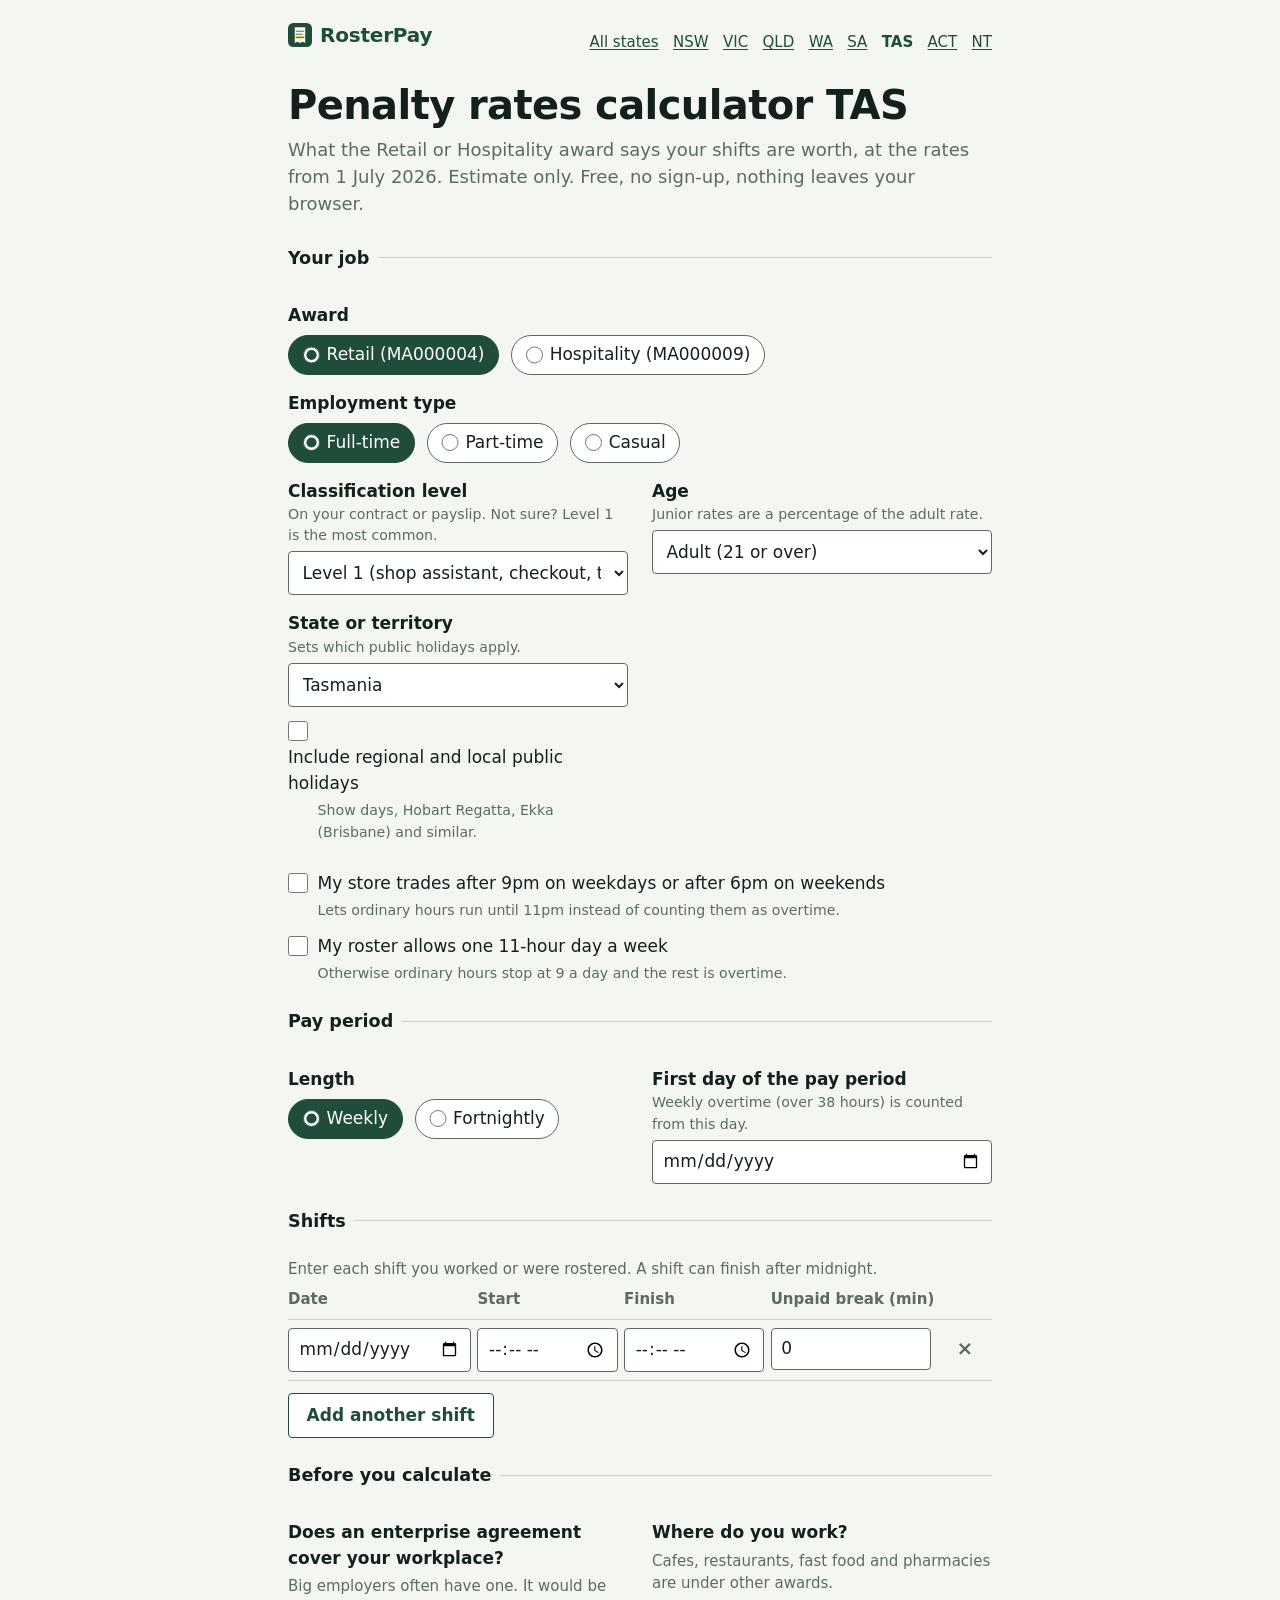
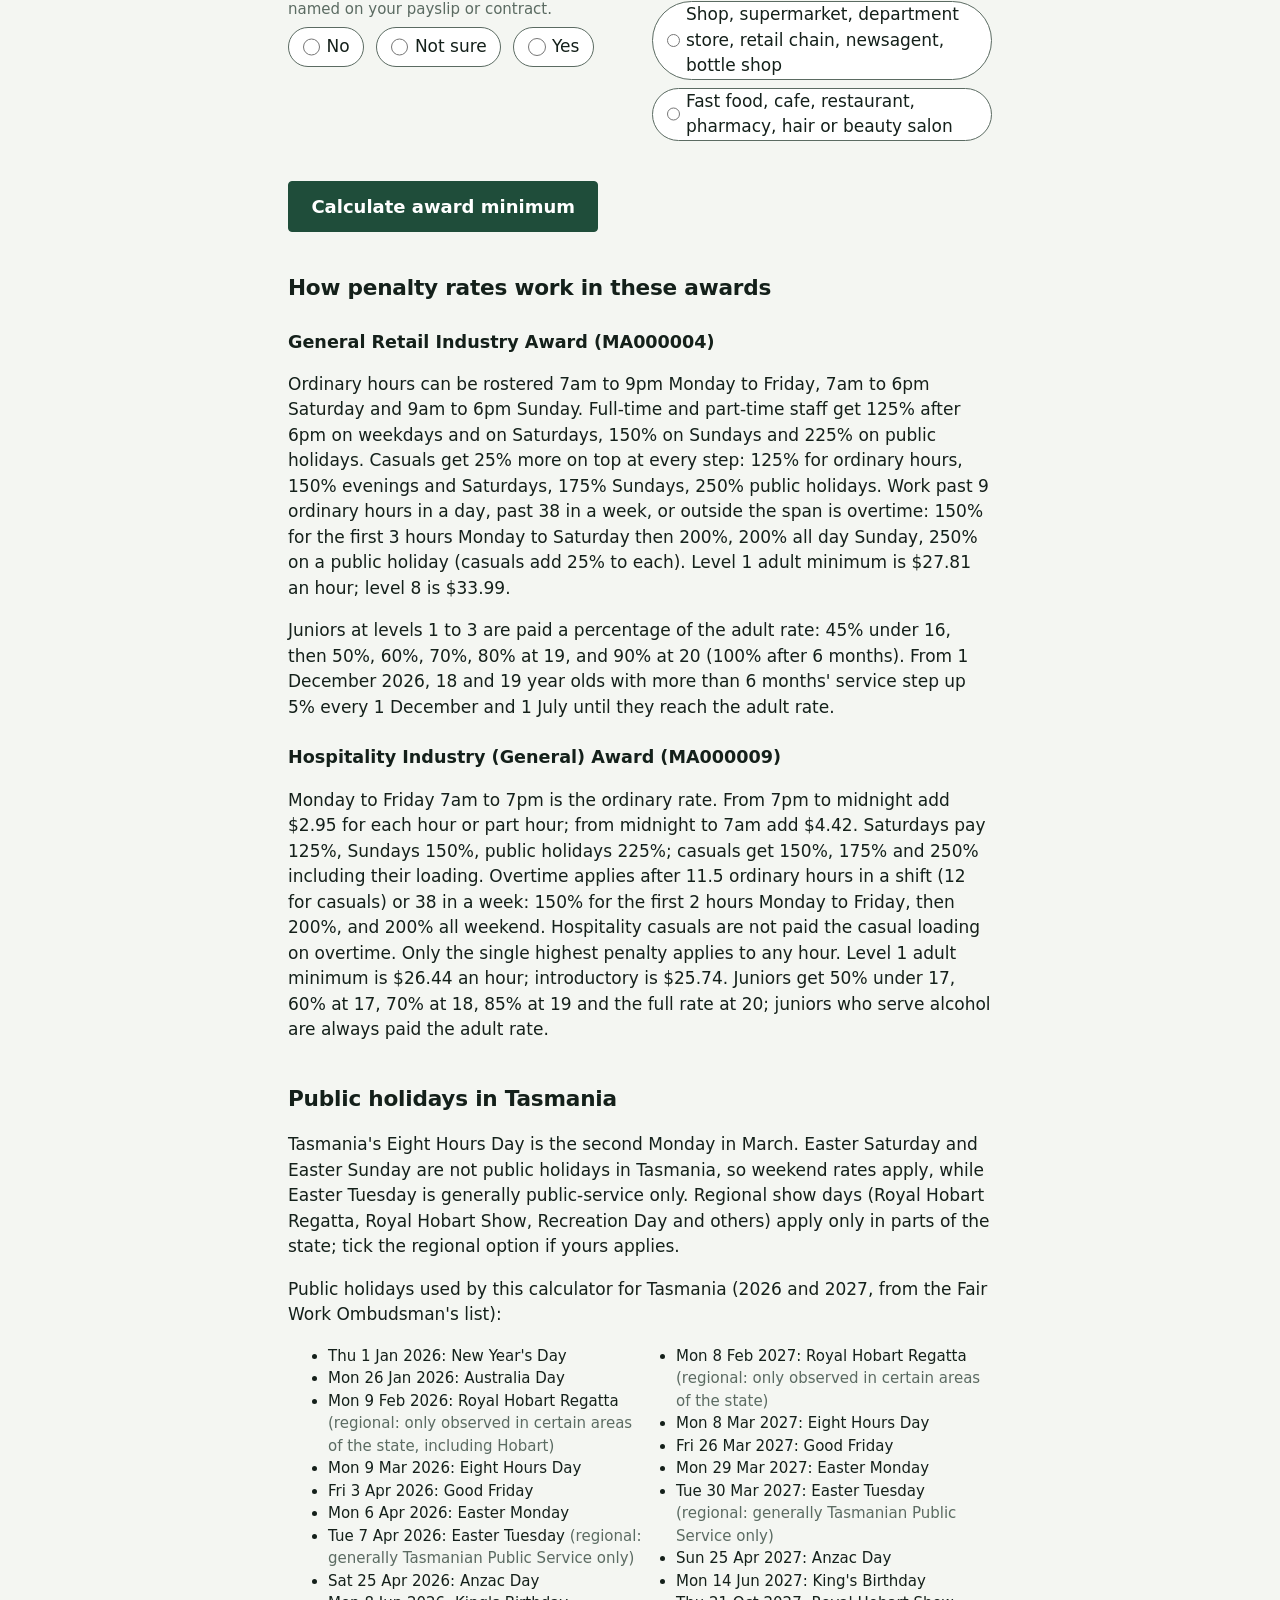
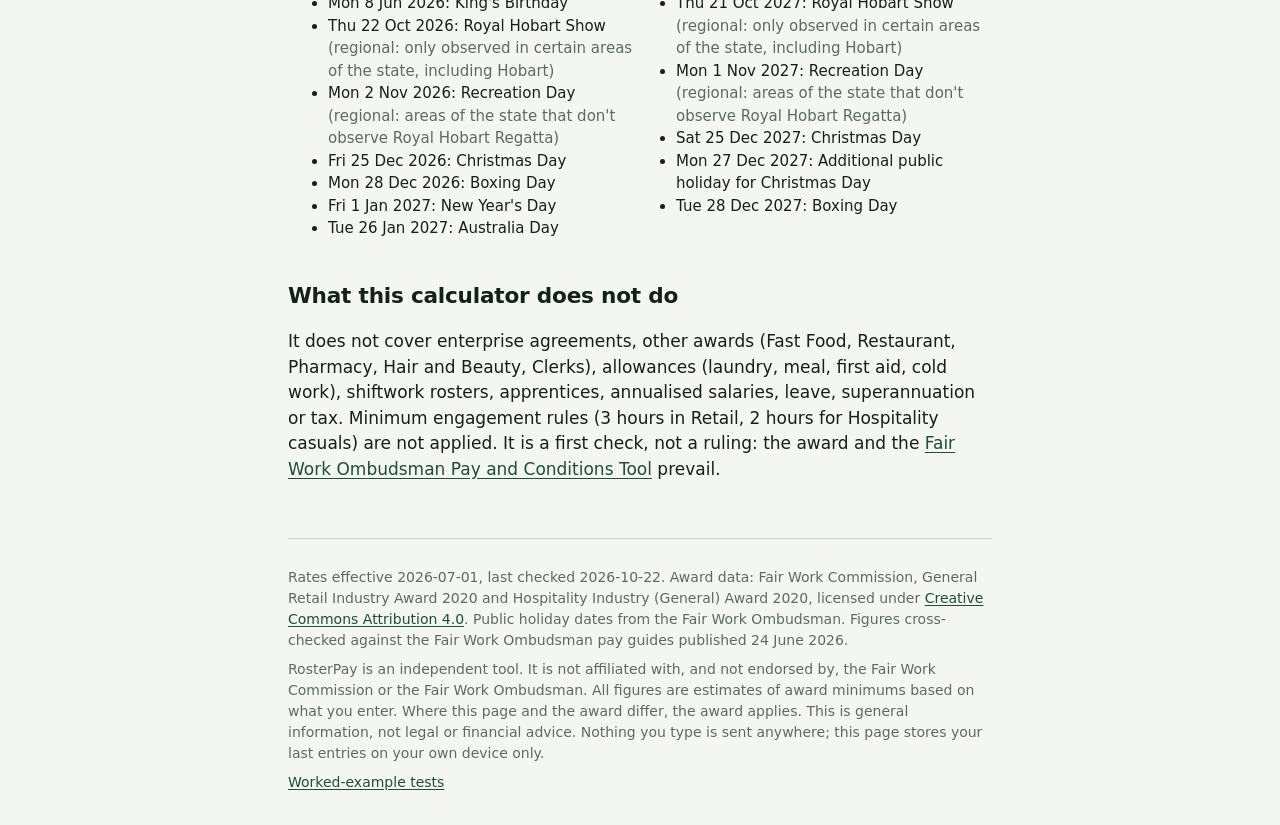
<file: tas.html>
<!doctype html>
<html lang="en-AU">
<head>
<meta charset="utf-8">
<meta name="viewport" content="width=device-width, initial-scale=1">
<title>Penalty rates calculator TAS (Retail and Hospitality award) | RosterPay</title>
<meta name="description" content="Free Tasmania penalty rates calculator for the General Retail and Hospitality awards. Evening, weekend, public holiday and overtime pay for your shifts at 1 July 2026 rates, with TAS public holidays built in.">
<link rel="canonical" href="https://stevemasters808-art.github.io/rosterpay/tas.html">
<meta name="google-site-verification" content="qCf1_iqAammzVCyLBNmHFTyJg-XhXHJGURxZAkp4Vco">
<link rel="icon" href="img/favicon.svg" type="image/svg+xml">
<meta property="og:title" content="Penalty rates calculator TAS (Retail and Hospitality award) | RosterPay">
<meta property="og:description" content="Free Tasmania penalty rates calculator for the General Retail and Hospitality awards. Evening, weekend, public holiday and overtime pay for your shifts at 1 July 2026 rates, with TAS public holidays built in.">
<meta property="og:url" content="https://stevemasters808-art.github.io/rosterpay/tas.html">
<meta property="og:type" content="website">
<meta property="og:image" content="https://stevemasters808-art.github.io/rosterpay/img/og-image.jpg">
<meta name="twitter:card" content="summary_large_image">
<link rel="stylesheet" href="style.css?v=dcd2231a">
<script type="application/ld+json">{"@context":"https://schema.org","@type":"WebApplication","name":"RosterPay penalty rates calculator","url":"https://stevemasters808-art.github.io/rosterpay/tas.html","applicationCategory":"FinanceApplication","operatingSystem":"Any","offers":{"@type":"Offer","price":"0","priceCurrency":"AUD"},"description":"Free Tasmania penalty rates calculator for the General Retail and Hospitality awards. Evening, weekend, public holiday and overtime pay for your shifts at 1 July 2026 rates, with TAS public holidays built in."}</script>
</head>
<body data-state="TAS">
<header class="top">
<a class="brand" href="./"><img src="img/favicon.svg" alt="" width="24" height="24">RosterPay</a>
<nav aria-label="States">
<a href="./">All states</a>
<a href="nsw.html">NSW</a>
<a href="vic.html">VIC</a>
<a href="qld.html">QLD</a>
<a href="wa.html">WA</a>
<a href="sa.html">SA</a>
<a href="tas.html" aria-current="page">TAS</a>
<a href="act.html">ACT</a>
<a href="nt.html">NT</a>
</nav>
</header>
<main>
<h1>Penalty rates calculator TAS</h1>
<p class="lede">What the Retail or Hospitality award says your shifts are worth, at the rates from 1 July 2026. Estimate only. Free, no sign-up, nothing leaves your browser.</p>

<form id="calc" novalidate>
<fieldset>
<legend>Your job</legend>
<div class="grid">
<div class="wide"><span class="label" id="awardLabel" style="font-weight:600">Award</span>
<div class="choices" role="radiogroup" aria-labelledby="awardLabel">
<label><input type="radio" name="award" value="MA000004" checked> Retail (MA000004)</label>
<label><input type="radio" name="award" value="MA000009"> Hospitality (MA000009)</label>
</div></div>
<div class="wide"><span id="empLabel" style="font-weight:600">Employment type</span>
<div class="choices" role="radiogroup" aria-labelledby="empLabel">
<label><input type="radio" name="employment" value="ft" checked> Full-time</label>
<label><input type="radio" name="employment" value="pt"> Part-time</label>
<label><input type="radio" name="employment" value="casual"> Casual</label>
</div>
<div id="ptHours" hidden><label for="agreedWeeklyHours">Agreed hours per week<small>From your part-time agreement. Hours above this are overtime. Leave blank to use 38.</small></label><input type="number" id="agreedWeeklyHours" min="1" max="38" step="0.5"></div>
</div>
<div><label for="level">Classification level<small>On your contract or payslip. Not sure? Level 1 is the most common.</small></label><select id="level"></select>
<p class="hint" id="juniorLevelNote" hidden>Junior rates only apply at Retail levels 1 to 3. At this level the adult rate is used.</p></div>
<div><label for="age">Age<small>Junior rates are a percentage of the adult rate.</small></label><select id="age"></select>
<label class="check" id="over6mWrap" hidden><input type="checkbox" id="over6m"> More than 6 months with this employer<small>Changes the rate for 18 to 20 year olds in Retail, including the phase-in from 1 December 2026.</small></label>
<label class="check" id="liquorWrap" hidden><input type="checkbox" id="liquor"> I serve alcohol (liquor service)<small>Hospitality juniors who serve liquor are paid the adult rate.</small></label>
</div>
<div><label for="state">State or territory<small>Sets which public holidays apply.</small></label><select id="state">
<option value="NSW">New South Wales</option>
<option value="VIC">Victoria</option>
<option value="QLD">Queensland</option>
<option value="WA">Western Australia</option>
<option value="SA">South Australia</option>
<option value="TAS" selected>Tasmania</option>
<option value="ACT">Australian Capital Territory</option>
<option value="NT">Northern Territory</option>
</select>
<label class="check"><input type="checkbox" id="regional"> Include regional and local public holidays<small>Show days, Hobart Regatta, Ekka (Brisbane) and similar.</small></label></div>
<div id="retailOpts" class="wide">
<label class="check"><input type="checkbox" id="lateTrading"> My store trades after 9pm on weekdays or after 6pm on weekends<small>Lets ordinary hours run until 11pm instead of counting them as overtime.</small></label>
<label class="check"><input type="checkbox" id="elevenHourDay"> My roster allows one 11-hour day a week<small>Otherwise ordinary hours stop at 9 a day and the rest is overtime.</small></label>
</div>
</div>
</fieldset>

<fieldset>
<legend>Pay period</legend>
<div class="grid">
<div><span id="ppLabel" style="font-weight:600">Length</span>
<div class="choices" role="radiogroup" aria-labelledby="ppLabel">
<label><input type="radio" name="periodWeeks" value="1" checked> Weekly</label>
<label><input type="radio" name="periodWeeks" value="2"> Fortnightly</label>
</div></div>
<div><label for="periodStart">First day of the pay period<small>Weekly overtime (over 38 hours) is counted from this day.</small></label><input type="date" id="periodStart"></div>
</div>
</fieldset>

<fieldset>
<legend>Shifts</legend>
<p class="hint">Enter each shift you worked or were rostered. A shift can finish after midnight.</p>
<table class="shifts" id="shifts">
<thead><tr><th>Date</th><th>Start</th><th>Finish</th><th>Unpaid break (min)</th><th><span class="sr-only">Remove</span></th></tr></thead>
<tbody></tbody>
</table>
<button type="button" class="btn btn-ghost" id="addShift">Add another shift</button>
</fieldset>

<fieldset>
<legend>Before you calculate</legend>
<div class="grid">
<div><span id="eaLabel" style="font-weight:600">Does an enterprise agreement cover your workplace?</span>
<p class="hint">Big employers often have one. It would be named on your payslip or contract.</p>
<div class="choices" role="radiogroup" aria-labelledby="eaLabel">
<label><input type="radio" name="ea" value="no"> No</label>
<label><input type="radio" name="ea" value="unsure"> Not sure</label>
<label><input type="radio" name="ea" value="yes"> Yes</label>
</div></div>
<div><span id="wpLabel" style="font-weight:600">Where do you work?</span>
<p class="hint">Cafes, restaurants, fast food and pharmacies are under other awards.</p>
<div class="choices" role="radiogroup" aria-labelledby="wpLabel" id="workplace">
<label><input type="radio" name="workplace" value="ok"> Shop or supermarket</label>
<label><input type="radio" name="workplace" value="other"> Somewhere else</label>
</div></div>
</div>
</fieldset>
<button type="submit" class="btn btn-primary">Calculate award minimum</button>
</form>

<section id="result" hidden aria-live="polite"></section>

<h2>How penalty rates work in these awards</h2>
<h3>General Retail Industry Award (MA000004)</h3>
<p>Ordinary hours can be rostered 7am to 9pm Monday to Friday, 7am to 6pm Saturday and 9am to 6pm Sunday. Full-time and part-time staff get 125% after 6pm on weekdays and on Saturdays, 150% on Sundays and 225% on public holidays. Casuals get 25% more on top at every step: 125% for ordinary hours, 150% evenings and Saturdays, 175% Sundays, 250% public holidays. Work past 9 ordinary hours in a day, past 38 in a week, or outside the span is overtime: 150% for the first 3 hours Monday to Saturday then 200%, 200% all day Sunday, 250% on a public holiday (casuals add 25% to each). Level 1 adult minimum is $27.81 an hour; level 8 is $33.99.</p>
<p>Juniors at levels 1 to 3 are paid a percentage of the adult rate: 45% under 16, then 50%, 60%, 70%, 80% at 19, and 90% at 20 (100% after 6 months). From 1 December 2026, 18 and 19 year olds with more than 6 months' service step up 5% every 1 December and 1 July until they reach the adult rate.</p>
<h3>Hospitality Industry (General) Award (MA000009)</h3>
<p>Monday to Friday 7am to 7pm is the ordinary rate. From 7pm to midnight add $2.95 for each hour or part hour; from midnight to 7am add $4.42. Saturdays pay 125%, Sundays 150%, public holidays 225%; casuals get 150%, 175% and 250% including their loading. Overtime applies after 11.5 ordinary hours in a shift (12 for casuals) or 38 in a week: 150% for the first 2 hours Monday to Friday, then 200%, and 200% all weekend. Hospitality casuals are not paid the casual loading on overtime. Only the single highest penalty applies to any hour. Level 1 adult minimum is $26.44 an hour; introductory is $25.74. Juniors get 50% under 17, 60% at 17, 70% at 18, 85% at 19 and the full rate at 20; juniors who serve alcohol are always paid the adult rate.</p>

<h2>Public holidays in Tasmania</h2>
<p>Tasmania's Eight Hours Day is the second Monday in March. Easter Saturday and Easter Sunday are not public holidays in Tasmania, so weekend rates apply, while Easter Tuesday is generally public-service only. Regional show days (Royal Hobart Regatta, Royal Hobart Show, Recreation Day and others) apply only in parts of the state; tick the regional option if yours applies.</p>
<p>Public holidays used by this calculator for Tasmania (2026 and 2027, from the Fair Work Ombudsman's list):</p>
<ul class="holidays">
<li>Thu 1 Jan 2026: New Year&#x27;s Day</li>
<li>Mon 26 Jan 2026: Australia Day</li>
<li>Mon 9 Feb 2026: Royal Hobart Regatta <span class="flag">(regional: only observed in certain areas of the state, including Hobart)</span></li>
<li>Mon 9 Mar 2026: Eight Hours Day</li>
<li>Fri 3 Apr 2026: Good Friday</li>
<li>Mon 6 Apr 2026: Easter Monday</li>
<li>Tue 7 Apr 2026: Easter Tuesday <span class="flag">(regional: generally Tasmanian Public Service only)</span></li>
<li>Sat 25 Apr 2026: Anzac Day</li>
<li>Mon 8 Jun 2026: King&#x27;s Birthday</li>
<li>Thu 22 Oct 2026: Royal Hobart Show <span class="flag">(regional: only observed in certain areas of the state, including Hobart)</span></li>
<li>Mon 2 Nov 2026: Recreation Day <span class="flag">(regional: areas of the state that don&#x27;t observe Royal Hobart Regatta)</span></li>
<li>Fri 25 Dec 2026: Christmas Day</li>
<li>Mon 28 Dec 2026: Boxing Day</li>
<li>Fri 1 Jan 2027: New Year&#x27;s Day</li>
<li>Tue 26 Jan 2027: Australia Day</li>
<li>Mon 8 Feb 2027: Royal Hobart Regatta <span class="flag">(regional: only observed in certain areas of the state)</span></li>
<li>Mon 8 Mar 2027: Eight Hours Day</li>
<li>Fri 26 Mar 2027: Good Friday</li>
<li>Mon 29 Mar 2027: Easter Monday</li>
<li>Tue 30 Mar 2027: Easter Tuesday <span class="flag">(regional: generally Tasmanian Public Service only)</span></li>
<li>Sun 25 Apr 2027: Anzac Day</li>
<li>Mon 14 Jun 2027: King&#x27;s Birthday</li>
<li>Thu 21 Oct 2027: Royal Hobart Show <span class="flag">(regional: only observed in certain areas of the state, including Hobart)</span></li>
<li>Mon 1 Nov 2027: Recreation Day <span class="flag">(regional: areas of the state that don&#x27;t observe Royal Hobart Regatta)</span></li>
<li>Sat 25 Dec 2027: Christmas Day</li>
<li>Mon 27 Dec 2027: Additional public holiday for Christmas Day</li>
<li>Tue 28 Dec 2027: Boxing Day</li>
</ul>

<h2>What this calculator does not do</h2>
<p>It does not cover enterprise agreements, other awards (Fast Food, Restaurant, Pharmacy, Hair and Beauty, Clerks), allowances (laundry, meal, first aid, cold work), shiftwork rosters, apprentices, annualised salaries, leave, superannuation or tax. Minimum engagement rules (3 hours in Retail, 2 hours for Hospitality casuals) are not applied. It is a first check, not a ruling: the award and the <a href="https://calculate.fairwork.gov.au/" rel="noopener" target="_blank">Fair Work Ombudsman Pay and Conditions Tool</a> prevail.</p>
</main>
<footer>
<p>Rates effective <span id="ratesVersion">2026-07-01</span>, last checked <span id="ratesChecked">2026-10-22</span>. Award data: Fair Work Commission, General Retail Industry Award 2020 and Hospitality Industry (General) Award 2020, licensed under <a href="https://creativecommons.org/licenses/by/4.0/" rel="license noopener" target="_blank">Creative Commons Attribution 4.0</a>. Public holiday dates from the Fair Work Ombudsman. Figures cross-checked against the Fair Work Ombudsman pay guides published 24 June 2026.</p>
<p>RosterPay is an independent tool. It is not affiliated with, and not endorsed by, the Fair Work Commission or the Fair Work Ombudsman. All figures are estimates of award minimums based on what you enter. Where this page and the award differ, the award applies. This is general information, not legal or financial advice. Nothing you type is sent anywhere; this page stores your last entries on your own device only.</p>
<p><a href="test.html">Worked-example tests</a></p>
</footer>
<script src="engine.js?v=06ceef79"></script>
<script src="app.js?v=3ddd353f"></script>
</body>
</html>
</file>
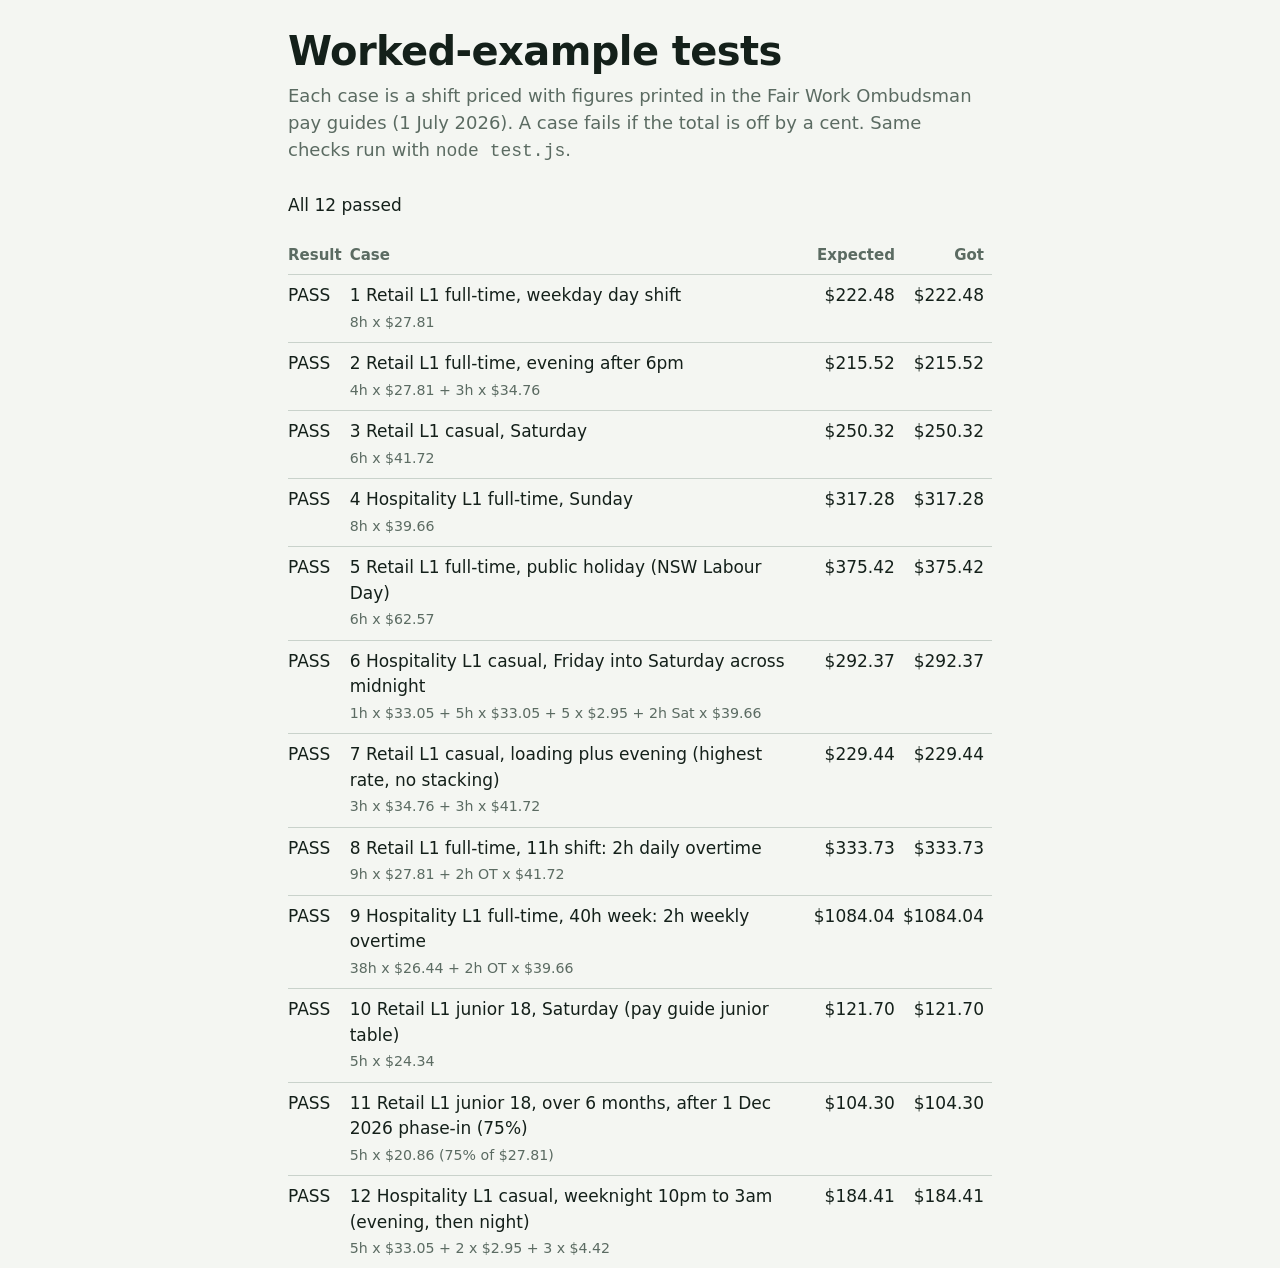
<file: test.html>
<!doctype html>
<html lang="en-AU">
<head>
<meta charset="utf-8">
<meta name="viewport" content="width=device-width, initial-scale=1">
<title>RosterPay worked-example tests</title>
<meta name="robots" content="noindex">
<link rel="stylesheet" href="style.css">
</head>
<body>
<main>
<h1>Worked-example tests</h1>
<p class="lede">Each case is a shift priced with figures printed in the Fair Work Ombudsman pay guides (1 July 2026). A case fails if the total is off by a cent. Same checks run with <code>node test.js</code>.</p>
<p id="summary"></p>
<table class="ledger"><thead><tr><th>Result</th><th>Case</th><th class="num">Expected</th><th class="num">Got</th></tr></thead><tbody id="rows"></tbody></table>
</main>
<script src="engine.js"></script>
<script src="test.js"></script>
<script>
Promise.all([fetch('rates.json'), fetch('holidays.json')]).then(function (rs) { return Promise.all(rs.map(function (r) { return r.json(); })); }).then(function (d) {
  var res = RosterPayTests.run(RosterPay, d[0], d[1]), fails = 0, tb = document.getElementById('rows');
  res.forEach(function (r) {
    if (!r.pass) fails++;
    var tr = document.createElement('tr');
    tr.innerHTML = '<td>' + (r.pass ? 'PASS' : '<strong>FAIL</strong>') + '</td><td>' + r.name + '<br><small>' + r.why + '</small></td><td class="num">$' + r.expect.toFixed(2) + '</td><td class="num">' + (r.error || (r.got == null ? '' : '$' + r.got.toFixed(2))) + '</td>';
    tb.appendChild(tr);
  });
  document.getElementById('summary').textContent = fails ? fails + ' of ' + res.length + ' failed' : 'All ' + res.length + ' passed';
});
</script>
</body>
</html>
</file>
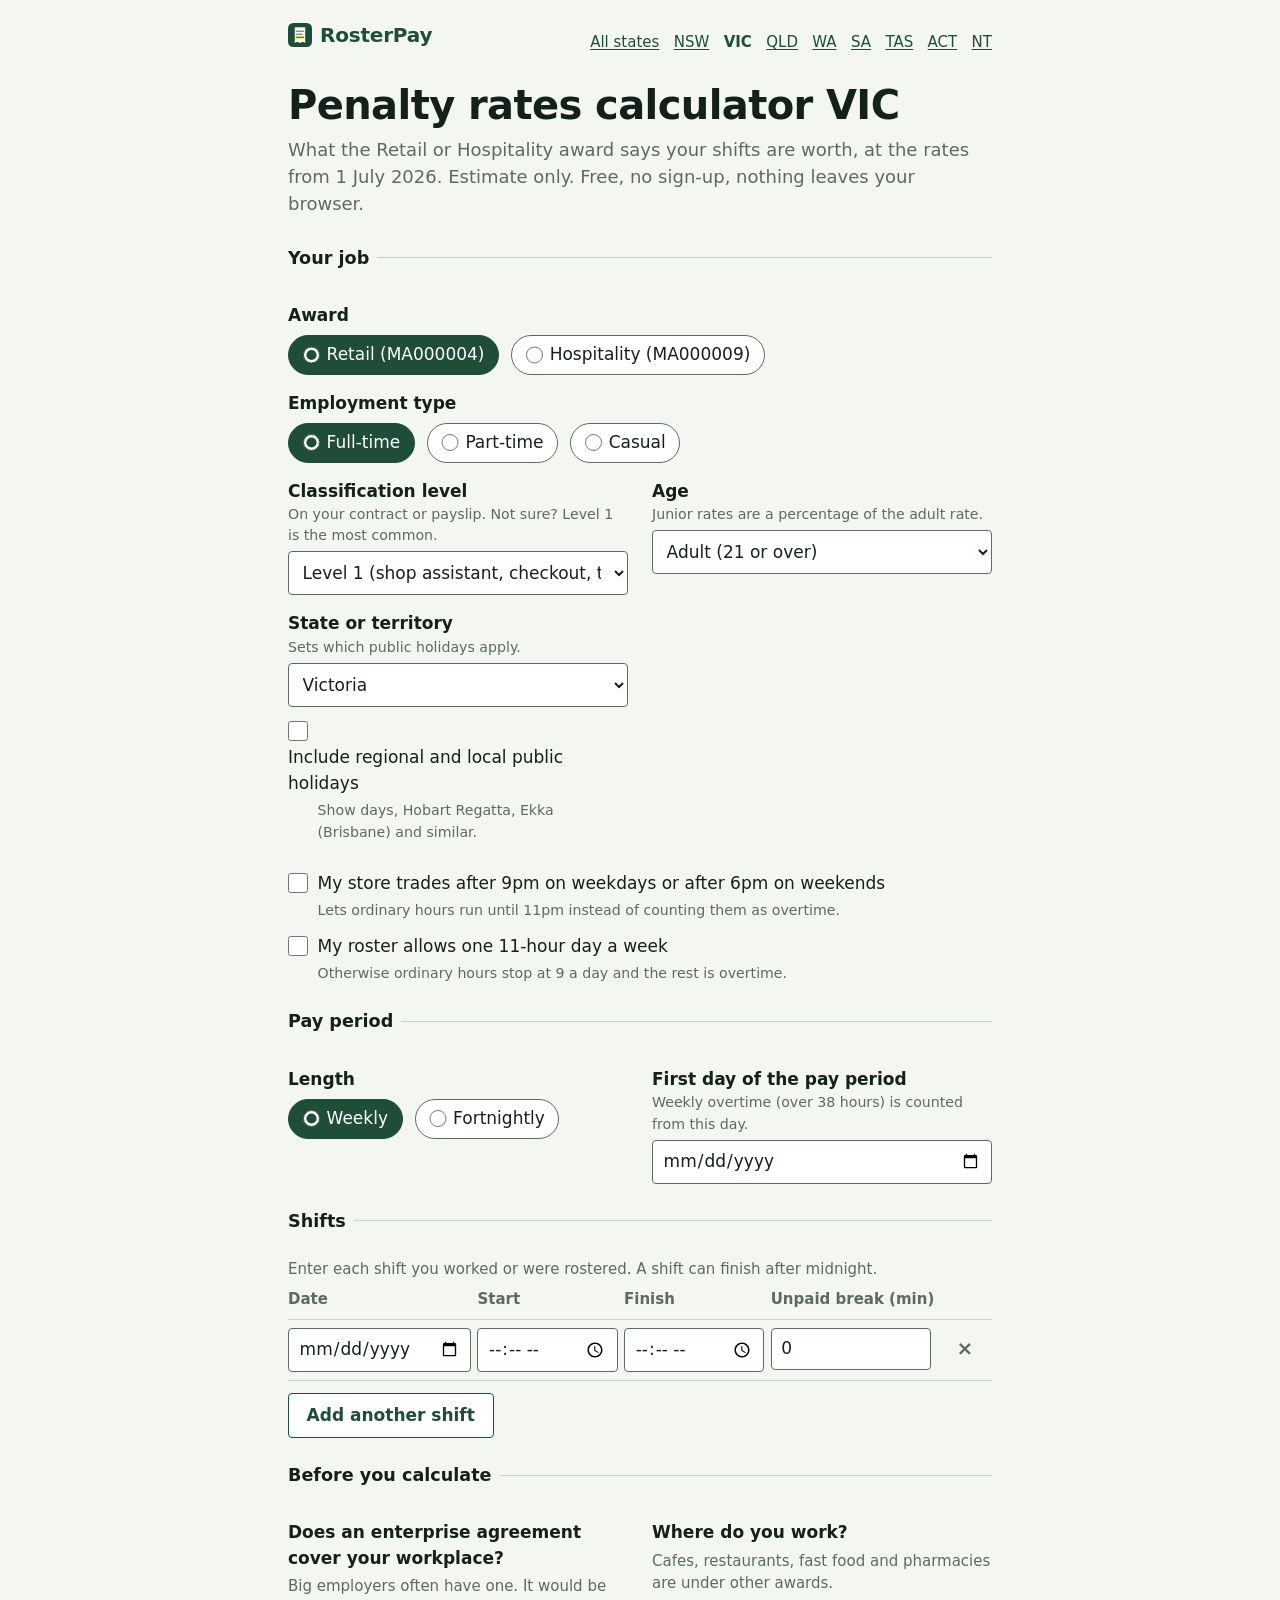
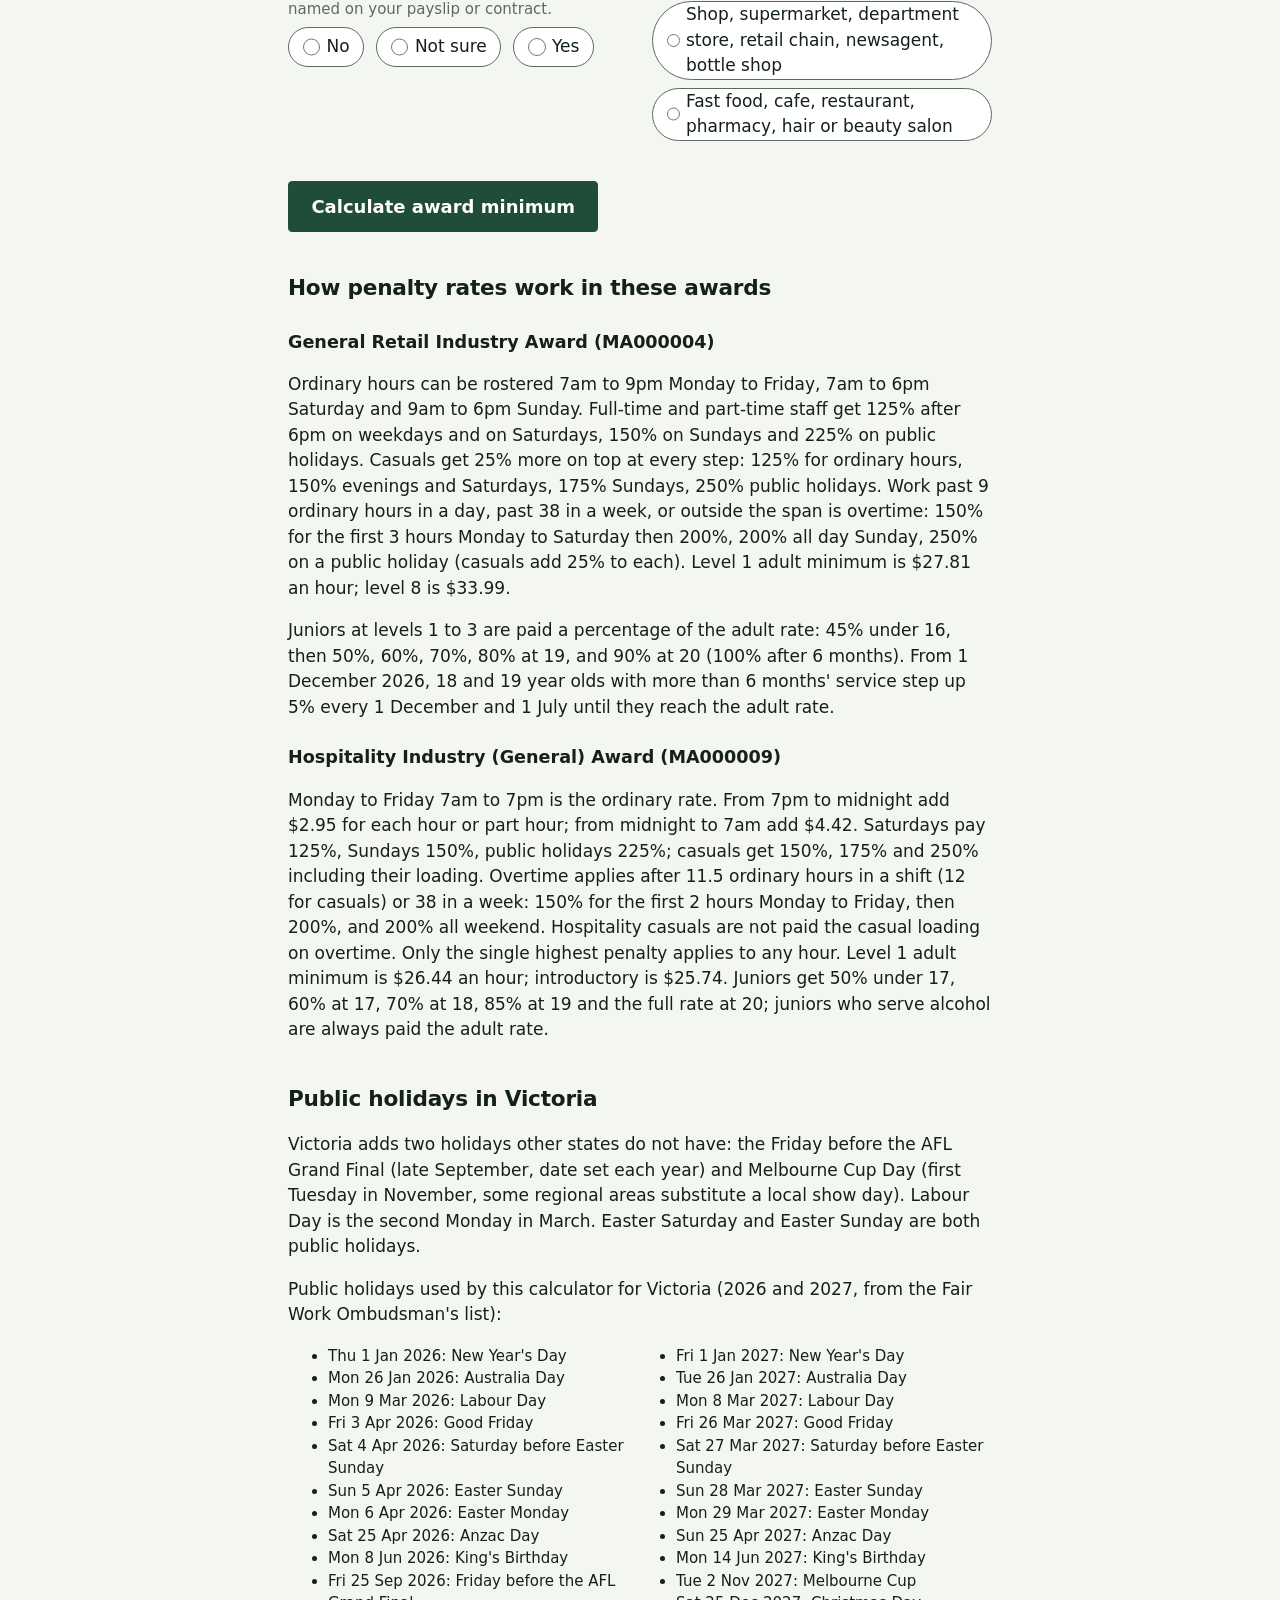
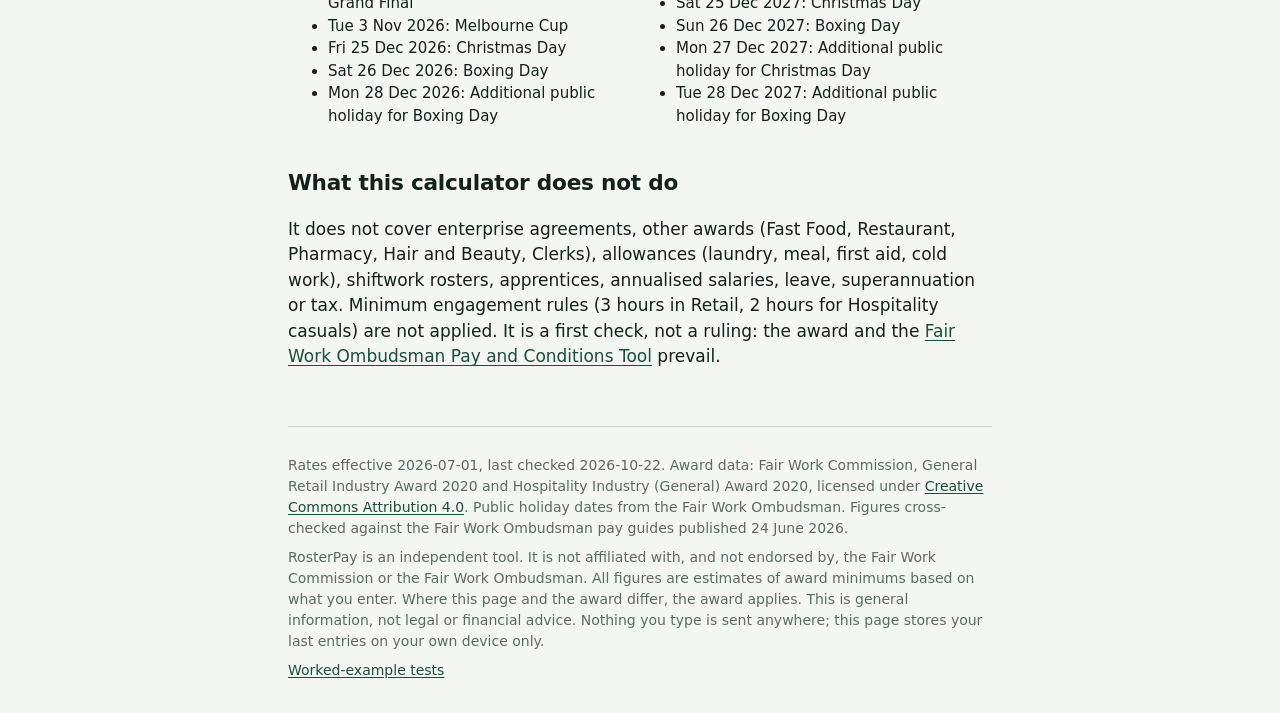
<file: vic.html>
<!doctype html>
<html lang="en-AU">
<head>
<meta charset="utf-8">
<meta name="viewport" content="width=device-width, initial-scale=1">
<title>Penalty rates calculator VIC (Retail and Hospitality award) | RosterPay</title>
<meta name="description" content="Free Victoria penalty rates calculator for the General Retail and Hospitality awards. Evening, weekend, public holiday and overtime pay for your shifts at 1 July 2026 rates, with VIC public holidays built in.">
<link rel="canonical" href="https://stevemasters808-art.github.io/rosterpay/vic.html">
<meta name="google-site-verification" content="qCf1_iqAammzVCyLBNmHFTyJg-XhXHJGURxZAkp4Vco">
<link rel="icon" href="img/favicon.svg" type="image/svg+xml">
<meta property="og:title" content="Penalty rates calculator VIC (Retail and Hospitality award) | RosterPay">
<meta property="og:description" content="Free Victoria penalty rates calculator for the General Retail and Hospitality awards. Evening, weekend, public holiday and overtime pay for your shifts at 1 July 2026 rates, with VIC public holidays built in.">
<meta property="og:url" content="https://stevemasters808-art.github.io/rosterpay/vic.html">
<meta property="og:type" content="website">
<meta property="og:image" content="https://stevemasters808-art.github.io/rosterpay/img/og-image.jpg">
<meta name="twitter:card" content="summary_large_image">
<link rel="stylesheet" href="style.css?v=dcd2231a">
<script type="application/ld+json">{"@context":"https://schema.org","@type":"WebApplication","name":"RosterPay penalty rates calculator","url":"https://stevemasters808-art.github.io/rosterpay/vic.html","applicationCategory":"FinanceApplication","operatingSystem":"Any","offers":{"@type":"Offer","price":"0","priceCurrency":"AUD"},"description":"Free Victoria penalty rates calculator for the General Retail and Hospitality awards. Evening, weekend, public holiday and overtime pay for your shifts at 1 July 2026 rates, with VIC public holidays built in."}</script>
</head>
<body data-state="VIC">
<header class="top">
<a class="brand" href="./"><img src="img/favicon.svg" alt="" width="24" height="24">RosterPay</a>
<nav aria-label="States">
<a href="./">All states</a>
<a href="nsw.html">NSW</a>
<a href="vic.html" aria-current="page">VIC</a>
<a href="qld.html">QLD</a>
<a href="wa.html">WA</a>
<a href="sa.html">SA</a>
<a href="tas.html">TAS</a>
<a href="act.html">ACT</a>
<a href="nt.html">NT</a>
</nav>
</header>
<main>
<h1>Penalty rates calculator VIC</h1>
<p class="lede">What the Retail or Hospitality award says your shifts are worth, at the rates from 1 July 2026. Estimate only. Free, no sign-up, nothing leaves your browser.</p>

<form id="calc" novalidate>
<fieldset>
<legend>Your job</legend>
<div class="grid">
<div class="wide"><span class="label" id="awardLabel" style="font-weight:600">Award</span>
<div class="choices" role="radiogroup" aria-labelledby="awardLabel">
<label><input type="radio" name="award" value="MA000004" checked> Retail (MA000004)</label>
<label><input type="radio" name="award" value="MA000009"> Hospitality (MA000009)</label>
</div></div>
<div class="wide"><span id="empLabel" style="font-weight:600">Employment type</span>
<div class="choices" role="radiogroup" aria-labelledby="empLabel">
<label><input type="radio" name="employment" value="ft" checked> Full-time</label>
<label><input type="radio" name="employment" value="pt"> Part-time</label>
<label><input type="radio" name="employment" value="casual"> Casual</label>
</div>
<div id="ptHours" hidden><label for="agreedWeeklyHours">Agreed hours per week<small>From your part-time agreement. Hours above this are overtime. Leave blank to use 38.</small></label><input type="number" id="agreedWeeklyHours" min="1" max="38" step="0.5"></div>
</div>
<div><label for="level">Classification level<small>On your contract or payslip. Not sure? Level 1 is the most common.</small></label><select id="level"></select>
<p class="hint" id="juniorLevelNote" hidden>Junior rates only apply at Retail levels 1 to 3. At this level the adult rate is used.</p></div>
<div><label for="age">Age<small>Junior rates are a percentage of the adult rate.</small></label><select id="age"></select>
<label class="check" id="over6mWrap" hidden><input type="checkbox" id="over6m"> More than 6 months with this employer<small>Changes the rate for 18 to 20 year olds in Retail, including the phase-in from 1 December 2026.</small></label>
<label class="check" id="liquorWrap" hidden><input type="checkbox" id="liquor"> I serve alcohol (liquor service)<small>Hospitality juniors who serve liquor are paid the adult rate.</small></label>
</div>
<div><label for="state">State or territory<small>Sets which public holidays apply.</small></label><select id="state">
<option value="NSW">New South Wales</option>
<option value="VIC" selected>Victoria</option>
<option value="QLD">Queensland</option>
<option value="WA">Western Australia</option>
<option value="SA">South Australia</option>
<option value="TAS">Tasmania</option>
<option value="ACT">Australian Capital Territory</option>
<option value="NT">Northern Territory</option>
</select>
<label class="check"><input type="checkbox" id="regional"> Include regional and local public holidays<small>Show days, Hobart Regatta, Ekka (Brisbane) and similar.</small></label></div>
<div id="retailOpts" class="wide">
<label class="check"><input type="checkbox" id="lateTrading"> My store trades after 9pm on weekdays or after 6pm on weekends<small>Lets ordinary hours run until 11pm instead of counting them as overtime.</small></label>
<label class="check"><input type="checkbox" id="elevenHourDay"> My roster allows one 11-hour day a week<small>Otherwise ordinary hours stop at 9 a day and the rest is overtime.</small></label>
</div>
</div>
</fieldset>

<fieldset>
<legend>Pay period</legend>
<div class="grid">
<div><span id="ppLabel" style="font-weight:600">Length</span>
<div class="choices" role="radiogroup" aria-labelledby="ppLabel">
<label><input type="radio" name="periodWeeks" value="1" checked> Weekly</label>
<label><input type="radio" name="periodWeeks" value="2"> Fortnightly</label>
</div></div>
<div><label for="periodStart">First day of the pay period<small>Weekly overtime (over 38 hours) is counted from this day.</small></label><input type="date" id="periodStart"></div>
</div>
</fieldset>

<fieldset>
<legend>Shifts</legend>
<p class="hint">Enter each shift you worked or were rostered. A shift can finish after midnight.</p>
<table class="shifts" id="shifts">
<thead><tr><th>Date</th><th>Start</th><th>Finish</th><th>Unpaid break (min)</th><th><span class="sr-only">Remove</span></th></tr></thead>
<tbody></tbody>
</table>
<button type="button" class="btn btn-ghost" id="addShift">Add another shift</button>
</fieldset>

<fieldset>
<legend>Before you calculate</legend>
<div class="grid">
<div><span id="eaLabel" style="font-weight:600">Does an enterprise agreement cover your workplace?</span>
<p class="hint">Big employers often have one. It would be named on your payslip or contract.</p>
<div class="choices" role="radiogroup" aria-labelledby="eaLabel">
<label><input type="radio" name="ea" value="no"> No</label>
<label><input type="radio" name="ea" value="unsure"> Not sure</label>
<label><input type="radio" name="ea" value="yes"> Yes</label>
</div></div>
<div><span id="wpLabel" style="font-weight:600">Where do you work?</span>
<p class="hint">Cafes, restaurants, fast food and pharmacies are under other awards.</p>
<div class="choices" role="radiogroup" aria-labelledby="wpLabel" id="workplace">
<label><input type="radio" name="workplace" value="ok"> Shop or supermarket</label>
<label><input type="radio" name="workplace" value="other"> Somewhere else</label>
</div></div>
</div>
</fieldset>
<button type="submit" class="btn btn-primary">Calculate award minimum</button>
</form>

<section id="result" hidden aria-live="polite"></section>

<h2>How penalty rates work in these awards</h2>
<h3>General Retail Industry Award (MA000004)</h3>
<p>Ordinary hours can be rostered 7am to 9pm Monday to Friday, 7am to 6pm Saturday and 9am to 6pm Sunday. Full-time and part-time staff get 125% after 6pm on weekdays and on Saturdays, 150% on Sundays and 225% on public holidays. Casuals get 25% more on top at every step: 125% for ordinary hours, 150% evenings and Saturdays, 175% Sundays, 250% public holidays. Work past 9 ordinary hours in a day, past 38 in a week, or outside the span is overtime: 150% for the first 3 hours Monday to Saturday then 200%, 200% all day Sunday, 250% on a public holiday (casuals add 25% to each). Level 1 adult minimum is $27.81 an hour; level 8 is $33.99.</p>
<p>Juniors at levels 1 to 3 are paid a percentage of the adult rate: 45% under 16, then 50%, 60%, 70%, 80% at 19, and 90% at 20 (100% after 6 months). From 1 December 2026, 18 and 19 year olds with more than 6 months' service step up 5% every 1 December and 1 July until they reach the adult rate.</p>
<h3>Hospitality Industry (General) Award (MA000009)</h3>
<p>Monday to Friday 7am to 7pm is the ordinary rate. From 7pm to midnight add $2.95 for each hour or part hour; from midnight to 7am add $4.42. Saturdays pay 125%, Sundays 150%, public holidays 225%; casuals get 150%, 175% and 250% including their loading. Overtime applies after 11.5 ordinary hours in a shift (12 for casuals) or 38 in a week: 150% for the first 2 hours Monday to Friday, then 200%, and 200% all weekend. Hospitality casuals are not paid the casual loading on overtime. Only the single highest penalty applies to any hour. Level 1 adult minimum is $26.44 an hour; introductory is $25.74. Juniors get 50% under 17, 60% at 17, 70% at 18, 85% at 19 and the full rate at 20; juniors who serve alcohol are always paid the adult rate.</p>

<h2>Public holidays in Victoria</h2>
<p>Victoria adds two holidays other states do not have: the Friday before the AFL Grand Final (late September, date set each year) and Melbourne Cup Day (first Tuesday in November, some regional areas substitute a local show day). Labour Day is the second Monday in March. Easter Saturday and Easter Sunday are both public holidays.</p>
<p>Public holidays used by this calculator for Victoria (2026 and 2027, from the Fair Work Ombudsman's list):</p>
<ul class="holidays">
<li>Thu 1 Jan 2026: New Year&#x27;s Day</li>
<li>Mon 26 Jan 2026: Australia Day</li>
<li>Mon 9 Mar 2026: Labour Day</li>
<li>Fri 3 Apr 2026: Good Friday</li>
<li>Sat 4 Apr 2026: Saturday before Easter Sunday</li>
<li>Sun 5 Apr 2026: Easter Sunday</li>
<li>Mon 6 Apr 2026: Easter Monday</li>
<li>Sat 25 Apr 2026: Anzac Day</li>
<li>Mon 8 Jun 2026: King&#x27;s Birthday</li>
<li>Fri 25 Sep 2026: Friday before the AFL Grand Final</li>
<li>Tue 3 Nov 2026: Melbourne Cup</li>
<li>Fri 25 Dec 2026: Christmas Day</li>
<li>Sat 26 Dec 2026: Boxing Day</li>
<li>Mon 28 Dec 2026: Additional public holiday for Boxing Day</li>
<li>Fri 1 Jan 2027: New Year&#x27;s Day</li>
<li>Tue 26 Jan 2027: Australia Day</li>
<li>Mon 8 Mar 2027: Labour Day</li>
<li>Fri 26 Mar 2027: Good Friday</li>
<li>Sat 27 Mar 2027: Saturday before Easter Sunday</li>
<li>Sun 28 Mar 2027: Easter Sunday</li>
<li>Mon 29 Mar 2027: Easter Monday</li>
<li>Sun 25 Apr 2027: Anzac Day</li>
<li>Mon 14 Jun 2027: King&#x27;s Birthday</li>
<li>Tue 2 Nov 2027: Melbourne Cup</li>
<li>Sat 25 Dec 2027: Christmas Day</li>
<li>Sun 26 Dec 2027: Boxing Day</li>
<li>Mon 27 Dec 2027: Additional public holiday for Christmas Day</li>
<li>Tue 28 Dec 2027: Additional public holiday for Boxing Day</li>
</ul>

<h2>What this calculator does not do</h2>
<p>It does not cover enterprise agreements, other awards (Fast Food, Restaurant, Pharmacy, Hair and Beauty, Clerks), allowances (laundry, meal, first aid, cold work), shiftwork rosters, apprentices, annualised salaries, leave, superannuation or tax. Minimum engagement rules (3 hours in Retail, 2 hours for Hospitality casuals) are not applied. It is a first check, not a ruling: the award and the <a href="https://calculate.fairwork.gov.au/" rel="noopener" target="_blank">Fair Work Ombudsman Pay and Conditions Tool</a> prevail.</p>
</main>
<footer>
<p>Rates effective <span id="ratesVersion">2026-07-01</span>, last checked <span id="ratesChecked">2026-10-22</span>. Award data: Fair Work Commission, General Retail Industry Award 2020 and Hospitality Industry (General) Award 2020, licensed under <a href="https://creativecommons.org/licenses/by/4.0/" rel="license noopener" target="_blank">Creative Commons Attribution 4.0</a>. Public holiday dates from the Fair Work Ombudsman. Figures cross-checked against the Fair Work Ombudsman pay guides published 24 June 2026.</p>
<p>RosterPay is an independent tool. It is not affiliated with, and not endorsed by, the Fair Work Commission or the Fair Work Ombudsman. All figures are estimates of award minimums based on what you enter. Where this page and the award differ, the award applies. This is general information, not legal or financial advice. Nothing you type is sent anywhere; this page stores your last entries on your own device only.</p>
<p><a href="test.html">Worked-example tests</a></p>
</footer>
<script src="engine.js?v=06ceef79"></script>
<script src="app.js?v=3ddd353f"></script>
</body>
</html>
</file>
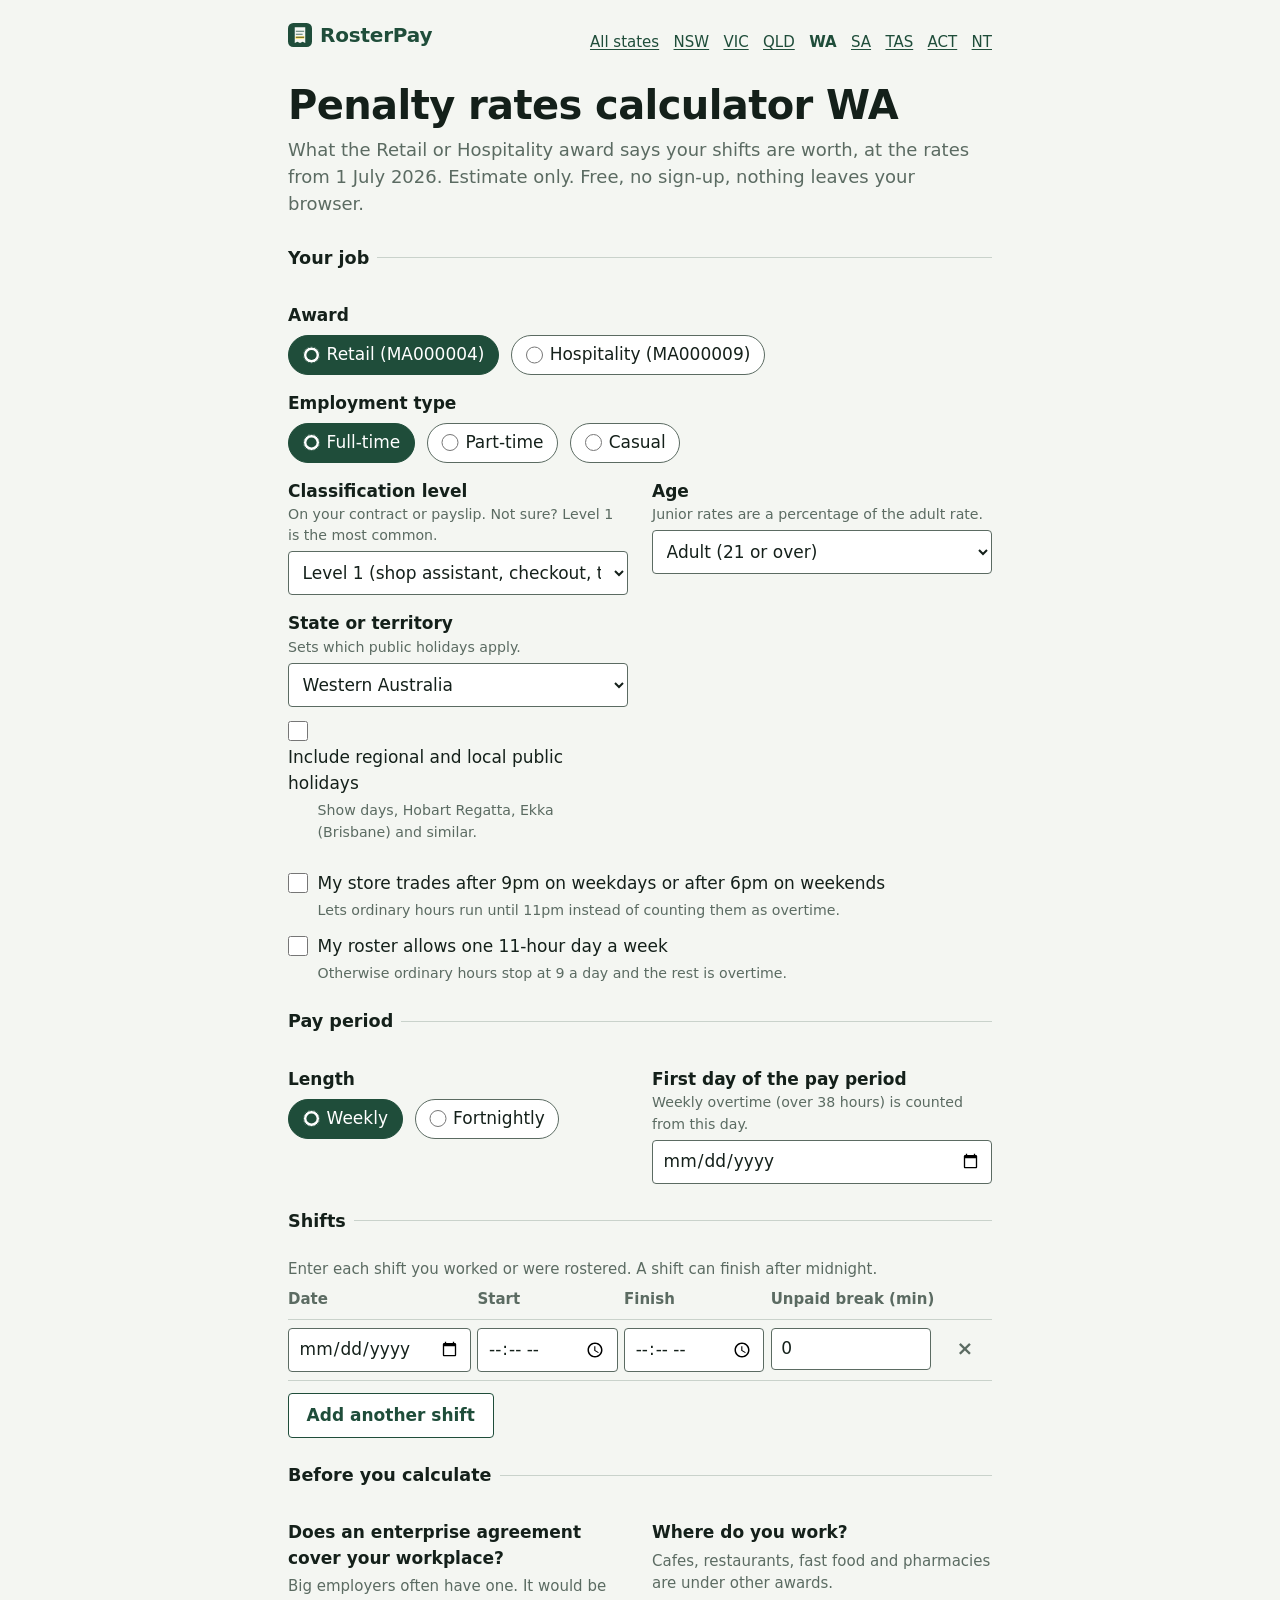
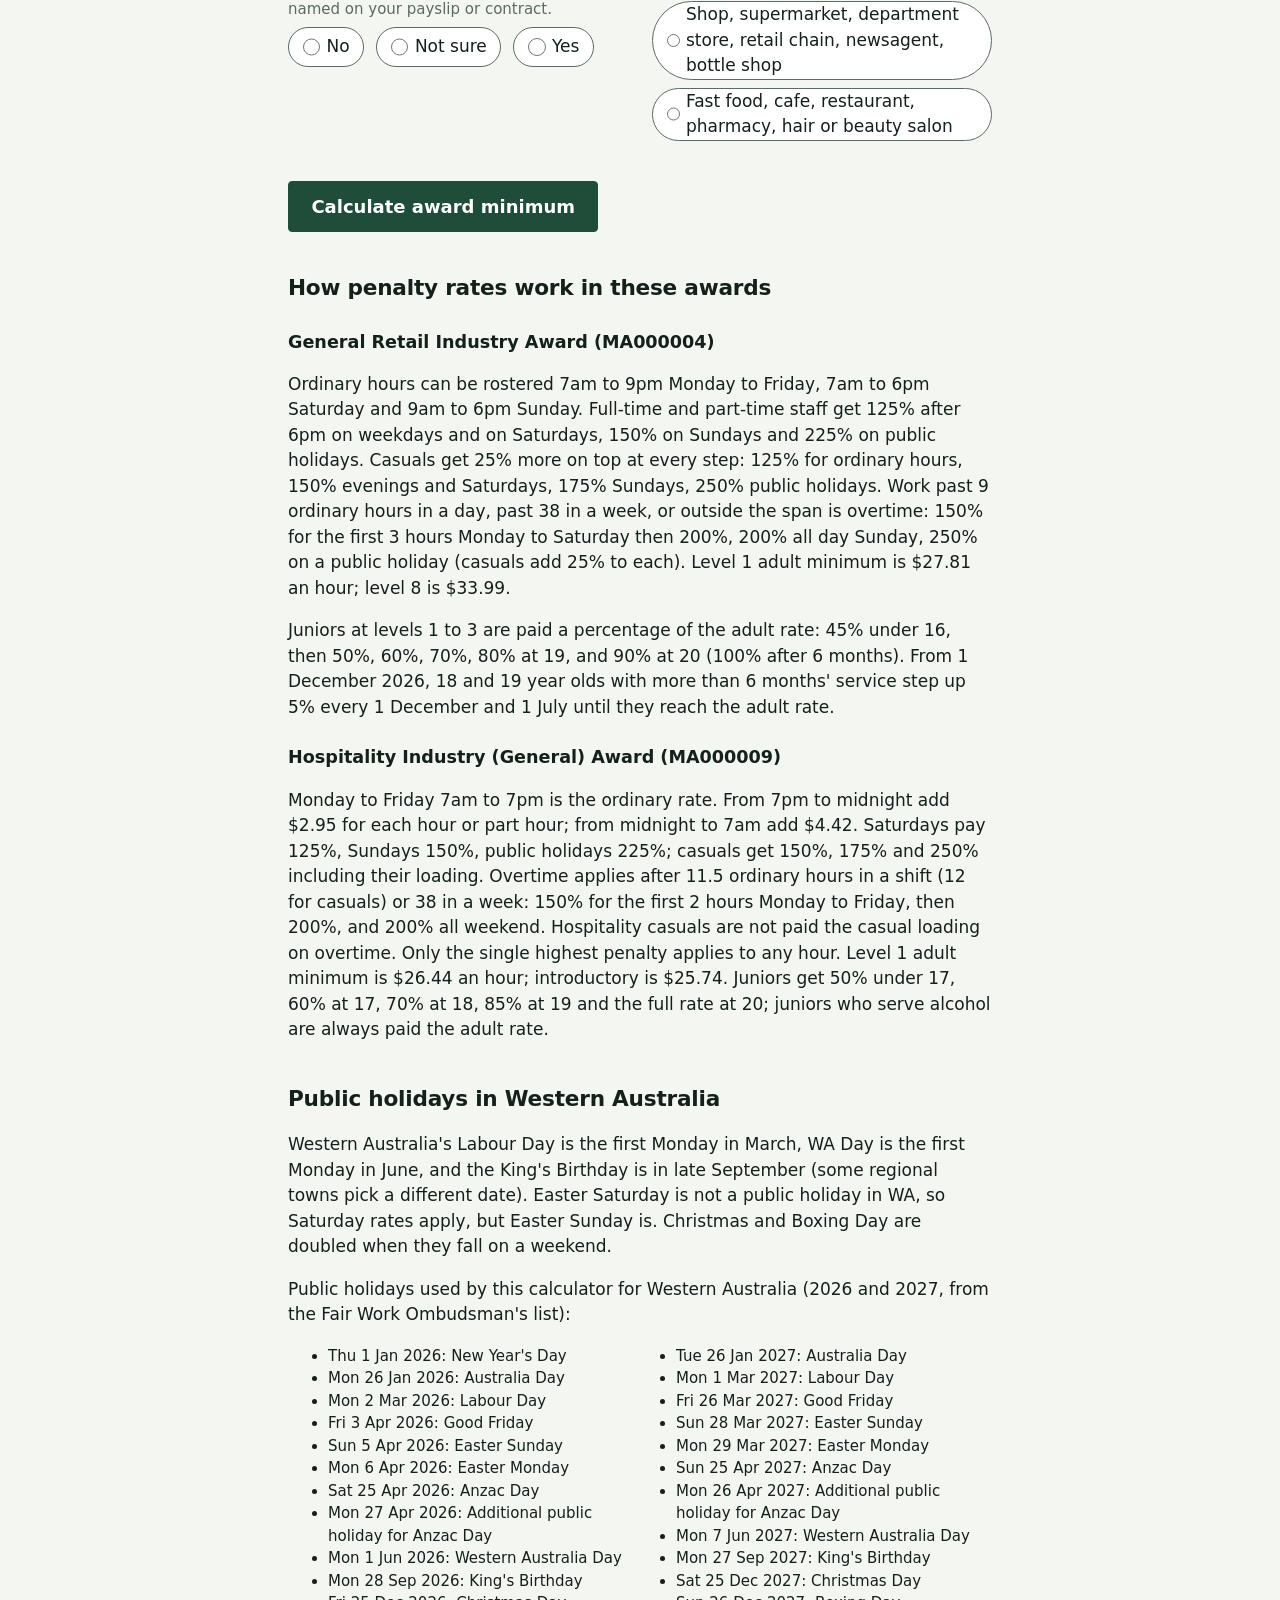
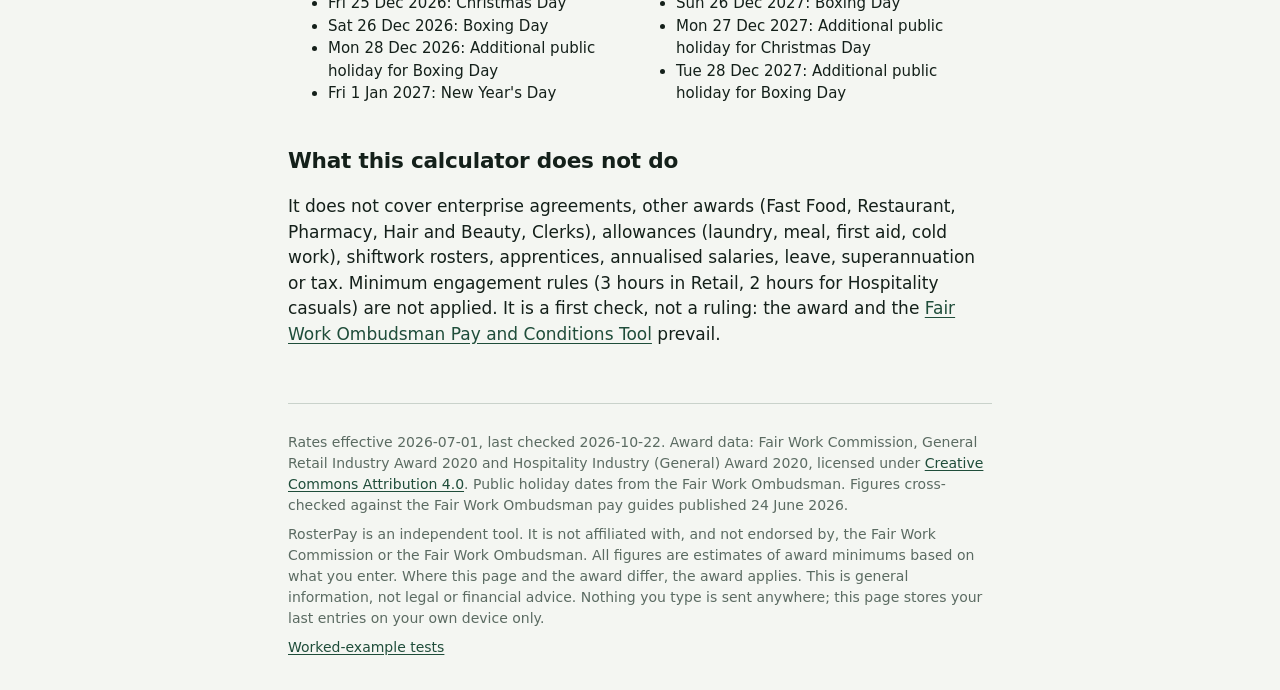
<file: wa.html>
<!doctype html>
<html lang="en-AU">
<head>
<meta charset="utf-8">
<meta name="viewport" content="width=device-width, initial-scale=1">
<title>Penalty rates calculator WA (Retail and Hospitality award) | RosterPay</title>
<meta name="description" content="Free Western Australia penalty rates calculator for the General Retail and Hospitality awards. Evening, weekend, public holiday and overtime pay for your shifts at 1 July 2026 rates, with WA public holidays built in.">
<link rel="canonical" href="https://stevemasters808-art.github.io/rosterpay/wa.html">
<meta name="google-site-verification" content="qCf1_iqAammzVCyLBNmHFTyJg-XhXHJGURxZAkp4Vco">
<link rel="icon" href="img/favicon.svg" type="image/svg+xml">
<meta property="og:title" content="Penalty rates calculator WA (Retail and Hospitality award) | RosterPay">
<meta property="og:description" content="Free Western Australia penalty rates calculator for the General Retail and Hospitality awards. Evening, weekend, public holiday and overtime pay for your shifts at 1 July 2026 rates, with WA public holidays built in.">
<meta property="og:url" content="https://stevemasters808-art.github.io/rosterpay/wa.html">
<meta property="og:type" content="website">
<meta property="og:image" content="https://stevemasters808-art.github.io/rosterpay/img/og-image.jpg">
<meta name="twitter:card" content="summary_large_image">
<link rel="stylesheet" href="style.css?v=dcd2231a">
<script type="application/ld+json">{"@context":"https://schema.org","@type":"WebApplication","name":"RosterPay penalty rates calculator","url":"https://stevemasters808-art.github.io/rosterpay/wa.html","applicationCategory":"FinanceApplication","operatingSystem":"Any","offers":{"@type":"Offer","price":"0","priceCurrency":"AUD"},"description":"Free Western Australia penalty rates calculator for the General Retail and Hospitality awards. Evening, weekend, public holiday and overtime pay for your shifts at 1 July 2026 rates, with WA public holidays built in."}</script>
</head>
<body data-state="WA">
<header class="top">
<a class="brand" href="./"><img src="img/favicon.svg" alt="" width="24" height="24">RosterPay</a>
<nav aria-label="States">
<a href="./">All states</a>
<a href="nsw.html">NSW</a>
<a href="vic.html">VIC</a>
<a href="qld.html">QLD</a>
<a href="wa.html" aria-current="page">WA</a>
<a href="sa.html">SA</a>
<a href="tas.html">TAS</a>
<a href="act.html">ACT</a>
<a href="nt.html">NT</a>
</nav>
</header>
<main>
<h1>Penalty rates calculator WA</h1>
<p class="lede">What the Retail or Hospitality award says your shifts are worth, at the rates from 1 July 2026. Estimate only. Free, no sign-up, nothing leaves your browser.</p>

<form id="calc" novalidate>
<fieldset>
<legend>Your job</legend>
<div class="grid">
<div class="wide"><span class="label" id="awardLabel" style="font-weight:600">Award</span>
<div class="choices" role="radiogroup" aria-labelledby="awardLabel">
<label><input type="radio" name="award" value="MA000004" checked> Retail (MA000004)</label>
<label><input type="radio" name="award" value="MA000009"> Hospitality (MA000009)</label>
</div></div>
<div class="wide"><span id="empLabel" style="font-weight:600">Employment type</span>
<div class="choices" role="radiogroup" aria-labelledby="empLabel">
<label><input type="radio" name="employment" value="ft" checked> Full-time</label>
<label><input type="radio" name="employment" value="pt"> Part-time</label>
<label><input type="radio" name="employment" value="casual"> Casual</label>
</div>
<div id="ptHours" hidden><label for="agreedWeeklyHours">Agreed hours per week<small>From your part-time agreement. Hours above this are overtime. Leave blank to use 38.</small></label><input type="number" id="agreedWeeklyHours" min="1" max="38" step="0.5"></div>
</div>
<div><label for="level">Classification level<small>On your contract or payslip. Not sure? Level 1 is the most common.</small></label><select id="level"></select>
<p class="hint" id="juniorLevelNote" hidden>Junior rates only apply at Retail levels 1 to 3. At this level the adult rate is used.</p></div>
<div><label for="age">Age<small>Junior rates are a percentage of the adult rate.</small></label><select id="age"></select>
<label class="check" id="over6mWrap" hidden><input type="checkbox" id="over6m"> More than 6 months with this employer<small>Changes the rate for 18 to 20 year olds in Retail, including the phase-in from 1 December 2026.</small></label>
<label class="check" id="liquorWrap" hidden><input type="checkbox" id="liquor"> I serve alcohol (liquor service)<small>Hospitality juniors who serve liquor are paid the adult rate.</small></label>
</div>
<div><label for="state">State or territory<small>Sets which public holidays apply.</small></label><select id="state">
<option value="NSW">New South Wales</option>
<option value="VIC">Victoria</option>
<option value="QLD">Queensland</option>
<option value="WA" selected>Western Australia</option>
<option value="SA">South Australia</option>
<option value="TAS">Tasmania</option>
<option value="ACT">Australian Capital Territory</option>
<option value="NT">Northern Territory</option>
</select>
<label class="check"><input type="checkbox" id="regional"> Include regional and local public holidays<small>Show days, Hobart Regatta, Ekka (Brisbane) and similar.</small></label></div>
<div id="retailOpts" class="wide">
<label class="check"><input type="checkbox" id="lateTrading"> My store trades after 9pm on weekdays or after 6pm on weekends<small>Lets ordinary hours run until 11pm instead of counting them as overtime.</small></label>
<label class="check"><input type="checkbox" id="elevenHourDay"> My roster allows one 11-hour day a week<small>Otherwise ordinary hours stop at 9 a day and the rest is overtime.</small></label>
</div>
</div>
</fieldset>

<fieldset>
<legend>Pay period</legend>
<div class="grid">
<div><span id="ppLabel" style="font-weight:600">Length</span>
<div class="choices" role="radiogroup" aria-labelledby="ppLabel">
<label><input type="radio" name="periodWeeks" value="1" checked> Weekly</label>
<label><input type="radio" name="periodWeeks" value="2"> Fortnightly</label>
</div></div>
<div><label for="periodStart">First day of the pay period<small>Weekly overtime (over 38 hours) is counted from this day.</small></label><input type="date" id="periodStart"></div>
</div>
</fieldset>

<fieldset>
<legend>Shifts</legend>
<p class="hint">Enter each shift you worked or were rostered. A shift can finish after midnight.</p>
<table class="shifts" id="shifts">
<thead><tr><th>Date</th><th>Start</th><th>Finish</th><th>Unpaid break (min)</th><th><span class="sr-only">Remove</span></th></tr></thead>
<tbody></tbody>
</table>
<button type="button" class="btn btn-ghost" id="addShift">Add another shift</button>
</fieldset>

<fieldset>
<legend>Before you calculate</legend>
<div class="grid">
<div><span id="eaLabel" style="font-weight:600">Does an enterprise agreement cover your workplace?</span>
<p class="hint">Big employers often have one. It would be named on your payslip or contract.</p>
<div class="choices" role="radiogroup" aria-labelledby="eaLabel">
<label><input type="radio" name="ea" value="no"> No</label>
<label><input type="radio" name="ea" value="unsure"> Not sure</label>
<label><input type="radio" name="ea" value="yes"> Yes</label>
</div></div>
<div><span id="wpLabel" style="font-weight:600">Where do you work?</span>
<p class="hint">Cafes, restaurants, fast food and pharmacies are under other awards.</p>
<div class="choices" role="radiogroup" aria-labelledby="wpLabel" id="workplace">
<label><input type="radio" name="workplace" value="ok"> Shop or supermarket</label>
<label><input type="radio" name="workplace" value="other"> Somewhere else</label>
</div></div>
</div>
</fieldset>
<button type="submit" class="btn btn-primary">Calculate award minimum</button>
</form>

<section id="result" hidden aria-live="polite"></section>

<h2>How penalty rates work in these awards</h2>
<h3>General Retail Industry Award (MA000004)</h3>
<p>Ordinary hours can be rostered 7am to 9pm Monday to Friday, 7am to 6pm Saturday and 9am to 6pm Sunday. Full-time and part-time staff get 125% after 6pm on weekdays and on Saturdays, 150% on Sundays and 225% on public holidays. Casuals get 25% more on top at every step: 125% for ordinary hours, 150% evenings and Saturdays, 175% Sundays, 250% public holidays. Work past 9 ordinary hours in a day, past 38 in a week, or outside the span is overtime: 150% for the first 3 hours Monday to Saturday then 200%, 200% all day Sunday, 250% on a public holiday (casuals add 25% to each). Level 1 adult minimum is $27.81 an hour; level 8 is $33.99.</p>
<p>Juniors at levels 1 to 3 are paid a percentage of the adult rate: 45% under 16, then 50%, 60%, 70%, 80% at 19, and 90% at 20 (100% after 6 months). From 1 December 2026, 18 and 19 year olds with more than 6 months' service step up 5% every 1 December and 1 July until they reach the adult rate.</p>
<h3>Hospitality Industry (General) Award (MA000009)</h3>
<p>Monday to Friday 7am to 7pm is the ordinary rate. From 7pm to midnight add $2.95 for each hour or part hour; from midnight to 7am add $4.42. Saturdays pay 125%, Sundays 150%, public holidays 225%; casuals get 150%, 175% and 250% including their loading. Overtime applies after 11.5 ordinary hours in a shift (12 for casuals) or 38 in a week: 150% for the first 2 hours Monday to Friday, then 200%, and 200% all weekend. Hospitality casuals are not paid the casual loading on overtime. Only the single highest penalty applies to any hour. Level 1 adult minimum is $26.44 an hour; introductory is $25.74. Juniors get 50% under 17, 60% at 17, 70% at 18, 85% at 19 and the full rate at 20; juniors who serve alcohol are always paid the adult rate.</p>

<h2>Public holidays in Western Australia</h2>
<p>Western Australia's Labour Day is the first Monday in March, WA Day is the first Monday in June, and the King's Birthday is in late September (some regional towns pick a different date). Easter Saturday is not a public holiday in WA, so Saturday rates apply, but Easter Sunday is. Christmas and Boxing Day are doubled when they fall on a weekend.</p>
<p>Public holidays used by this calculator for Western Australia (2026 and 2027, from the Fair Work Ombudsman's list):</p>
<ul class="holidays">
<li>Thu 1 Jan 2026: New Year&#x27;s Day</li>
<li>Mon 26 Jan 2026: Australia Day</li>
<li>Mon 2 Mar 2026: Labour Day</li>
<li>Fri 3 Apr 2026: Good Friday</li>
<li>Sun 5 Apr 2026: Easter Sunday</li>
<li>Mon 6 Apr 2026: Easter Monday</li>
<li>Sat 25 Apr 2026: Anzac Day</li>
<li>Mon 27 Apr 2026: Additional public holiday for Anzac Day</li>
<li>Mon 1 Jun 2026: Western Australia Day</li>
<li>Mon 28 Sep 2026: King&#x27;s Birthday</li>
<li>Fri 25 Dec 2026: Christmas Day</li>
<li>Sat 26 Dec 2026: Boxing Day</li>
<li>Mon 28 Dec 2026: Additional public holiday for Boxing Day</li>
<li>Fri 1 Jan 2027: New Year&#x27;s Day</li>
<li>Tue 26 Jan 2027: Australia Day</li>
<li>Mon 1 Mar 2027: Labour Day</li>
<li>Fri 26 Mar 2027: Good Friday</li>
<li>Sun 28 Mar 2027: Easter Sunday</li>
<li>Mon 29 Mar 2027: Easter Monday</li>
<li>Sun 25 Apr 2027: Anzac Day</li>
<li>Mon 26 Apr 2027: Additional public holiday for Anzac Day</li>
<li>Mon 7 Jun 2027: Western Australia Day</li>
<li>Mon 27 Sep 2027: King&#x27;s Birthday</li>
<li>Sat 25 Dec 2027: Christmas Day</li>
<li>Sun 26 Dec 2027: Boxing Day</li>
<li>Mon 27 Dec 2027: Additional public holiday for Christmas Day</li>
<li>Tue 28 Dec 2027: Additional public holiday for Boxing Day</li>
</ul>

<h2>What this calculator does not do</h2>
<p>It does not cover enterprise agreements, other awards (Fast Food, Restaurant, Pharmacy, Hair and Beauty, Clerks), allowances (laundry, meal, first aid, cold work), shiftwork rosters, apprentices, annualised salaries, leave, superannuation or tax. Minimum engagement rules (3 hours in Retail, 2 hours for Hospitality casuals) are not applied. It is a first check, not a ruling: the award and the <a href="https://calculate.fairwork.gov.au/" rel="noopener" target="_blank">Fair Work Ombudsman Pay and Conditions Tool</a> prevail.</p>
</main>
<footer>
<p>Rates effective <span id="ratesVersion">2026-07-01</span>, last checked <span id="ratesChecked">2026-10-22</span>. Award data: Fair Work Commission, General Retail Industry Award 2020 and Hospitality Industry (General) Award 2020, licensed under <a href="https://creativecommons.org/licenses/by/4.0/" rel="license noopener" target="_blank">Creative Commons Attribution 4.0</a>. Public holiday dates from the Fair Work Ombudsman. Figures cross-checked against the Fair Work Ombudsman pay guides published 24 June 2026.</p>
<p>RosterPay is an independent tool. It is not affiliated with, and not endorsed by, the Fair Work Commission or the Fair Work Ombudsman. All figures are estimates of award minimums based on what you enter. Where this page and the award differ, the award applies. This is general information, not legal or financial advice. Nothing you type is sent anywhere; this page stores your last entries on your own device only.</p>
<p><a href="test.html">Worked-example tests</a></p>
</footer>
<script src="engine.js?v=06ceef79"></script>
<script src="app.js?v=3ddd353f"></script>
</body>
</html>
</file>
<file: style.css>
:root {
  --paper: #F4F6F2;
  --ink: #14201A;
  --green: #1F4D3A;
  --green-deep: #153528;
  --mark: #FFE24D;
  --muted: #5B6B62;
  --rule: #C9D2CB;
  --amber: #8A4B00;
  --amber-bg: #FFF4DB;
  --field: #FFFFFF;
  --measure: 44rem;
}
* { box-sizing: border-box; }
html { font-size: 100%; -webkit-text-size-adjust: 100%; }
body {
  margin: 0;
  background: var(--paper);
  color: var(--ink);
  font-family: "Segoe UI", system-ui, -apple-system, Roboto, "Helvetica Neue", sans-serif;
  font-size: 1.0625rem;
  line-height: 1.5;
  font-variant-numeric: tabular-nums;
}
a { color: var(--green); text-underline-offset: 0.15em; }
a:hover { color: var(--green-deep); }
:focus-visible { outline: 3px solid var(--green); outline-offset: 2px; }

.top, main, footer { width: min(100% - 2rem, var(--measure)); margin-inline: auto; }
.top { display: flex; align-items: baseline; justify-content: space-between; gap: 1rem; padding: 1.25rem 0 0; flex-wrap: wrap; }
.brand { font-weight: 700; font-size: 1.25rem; letter-spacing: -0.01em; text-decoration: none; color: var(--green); display: inline-flex; align-items: center; gap: .5rem; }
.brand img { height: 1.5rem; width: auto; }
.top nav { font-size: .9375rem; color: var(--muted); }
.top nav a { margin-left: .6rem; }
.top nav a[aria-current] { font-weight: 700; text-decoration: none; }

h1 { font-size: clamp(1.75rem, 2.2vw + 1.2rem, 2.5rem); line-height: 1.15; letter-spacing: -0.015em; margin: 1.75rem 0 .5rem; max-width: 24ch; }
.lede { font-size: 1.125rem; color: var(--muted); margin: 0 0 1.75rem; max-width: 60ch; }
h2 { font-size: 1.35rem; margin: 2.5rem 0 .75rem; letter-spacing: -0.01em; }
h3 { font-size: 1.1rem; margin: 1.5rem 0 .5rem; }
p, li { max-width: 68ch; }

form { margin: 0; }
fieldset { border: 0; border-top: 1px solid var(--rule); padding: 1.25rem 0 1.5rem; margin: 0; }
legend { font-weight: 700; font-size: 1.1rem; padding: 0 .5rem 0 0; }
fieldset > legend + * { margin-top: .75rem; }
.hint { color: var(--muted); font-size: .9375rem; margin: .25rem 0 0; }
.grid { display: grid; gap: 1rem 1.5rem; grid-template-columns: 1fr; }
@media (min-width: 40rem) { .grid { grid-template-columns: 1fr 1fr; } .grid .wide { grid-column: 1 / -1; } }
label { display: block; font-weight: 600; }
label small { display: block; font-weight: 400; color: var(--muted); }
select, input[type=date], input[type=time], input[type=number], input[type=text] {
  display: block; width: 100%; min-height: 2.75rem; margin-top: .3rem; padding: .45rem .6rem;
  font: inherit; color: var(--ink); background: var(--field); border: 1px solid var(--muted); border-radius: 4px;
}
input[type=number] { max-width: 10rem; }
.choices { display: flex; flex-wrap: wrap; gap: .5rem .75rem; margin-top: .4rem; }
.choices label { font-weight: 500; display: inline-flex; align-items: center; gap: .4rem; min-height: 2.5rem; padding: 0 .85rem; border: 1px solid var(--muted); border-radius: 999px; background: var(--field); cursor: pointer; }
.choices input { margin: 0; width: 1.1rem; height: 1.1rem; accent-color: var(--green); }
.choices label:has(:checked) { background: var(--green); color: #fff; border-color: var(--green); }
.check { display: flex; flex-wrap: wrap; align-items: flex-start; gap: .25rem .6rem; font-weight: 500; margin-top: .75rem; }
.check small { flex-basis: 100%; padding-left: 1.85rem; }
.check input { width: 1.25rem; height: 1.25rem; margin: .15rem 0 0; flex: none; accent-color: var(--green); }

table { width: 100%; border-collapse: collapse; }
th, td { text-align: left; padding: .5rem .5rem .5rem 0; border-bottom: 1px solid var(--rule); vertical-align: top; }
th { font-weight: 600; color: var(--muted); font-size: .9375rem; }
td.num, th.num { text-align: right; white-space: nowrap; }
.shifts td input { margin-top: 0; min-height: 2.5rem; }
.shifts td { padding-right: .4rem; }
.shifts .rm { background: none; border: 0; color: var(--muted); font-size: 1.25rem; line-height: 1; padding: .5rem; cursor: pointer; min-width: 2.5rem; min-height: 2.5rem; }
.shifts .rm:hover { color: var(--amber); }
@media (max-width: 40rem) {
  .shifts thead { display: none; }
  .shifts tr { display: grid; grid-template-columns: 1fr 1fr; gap: .4rem; padding: .75rem 0; border-bottom: 1px solid var(--rule); }
  .shifts td { display: block; border: 0; padding: 0; }
  .shifts td[data-l]::before { content: attr(data-l); display: block; font-size: .8125rem; color: var(--muted); }
  .shifts td.date { grid-column: 1 / -1; }
  .shifts td.act { grid-column: 1 / -1; text-align: right; }
}

button, .btn { font: inherit; font-weight: 600; cursor: pointer; border-radius: 4px; min-height: 2.75rem; padding: .55rem 1.1rem; }
.btn-ghost { background: var(--field); color: var(--green); border: 1px solid var(--green); margin-top: .75rem; }
.btn-primary { background: var(--green); color: #fff; border: 1px solid var(--green); font-size: 1.125rem; padding: .7rem 1.4rem; margin-top: 1rem; width: 100%; }
@media (min-width: 40rem) { .btn-primary { width: auto; } }
.btn-primary:hover, .btn-ghost:hover { background: var(--green-deep); color: #fff; }
.btn-link { background: none; border: 0; color: var(--green); text-decoration: underline; padding: 0; min-height: 0; font-weight: 500; }

.notice { border-left: 4px solid var(--amber); background: var(--amber-bg); color: var(--ink); padding: .75rem 1rem; margin: 1rem 0; border-radius: 0 4px 4px 0; }
.notice p { margin: .25rem 0; }
.stop { border-left-color: var(--green); background: #E6EEE9; }

#result { margin-top: 2rem; padding-top: .5rem; border-top: 3px solid var(--green); }
.ledger td.num { font-variant-numeric: tabular-nums; }
.ledger tfoot td { border-bottom: 0; font-weight: 700; font-size: 1.25rem; padding-top: .9rem; }
.ledger tfoot .gross { background: linear-gradient(transparent 38%, var(--mark) 38%, var(--mark) 88%, transparent 88%); padding: 0 .2em; margin-right: -.2em; }
.ledger .rate small, .ledger td small { color: var(--muted); font-weight: 400; }
details { margin: .5rem 0; }
summary { cursor: pointer; font-weight: 600; padding: .4rem 0; }
.shift-block { margin: .25rem 0 1rem 1rem; }
.assume { color: var(--muted); font-size: .9375rem; padding-left: 1.1rem; }
.assume li { margin: .2rem 0; }

.compare { display: grid; gap: .75rem; grid-template-columns: 1fr; align-items: end; margin-top: .5rem; }
@media (min-width: 40rem) { .compare { grid-template-columns: 12rem 1fr; } }
.compare output { display: block; font-size: 1.05rem; }
.diff { font-weight: 700; }

.app-cta { margin-top: 2.5rem; padding: 1.25rem; border: 1px dashed var(--muted); border-radius: 6px; display: flex; gap: 1rem; align-items: center; justify-content: space-between; flex-wrap: wrap; }
.app-cta p { margin: 0; }

.holidays { columns: 1; }
@media (min-width: 40rem) { .holidays { columns: 2; column-gap: 2rem; } }
.holidays li { break-inside: avoid; font-size: .9375rem; }
.holidays .flag { color: var(--muted); }

footer { margin: 3.5rem auto 2rem; padding-top: 1.25rem; border-top: 1px solid var(--rule); color: var(--muted); font-size: .875rem; }
footer p { max-width: none; margin: .5rem 0; }

[hidden] { display: none !important; }
.sr-only { position: absolute; width: 1px; height: 1px; overflow: hidden; clip: rect(0 0 0 0); white-space: nowrap; }
@media (prefers-reduced-motion: no-preference) {
  #result { animation: appear .25s ease-out; }
  @keyframes appear { from { opacity: 0; transform: translateY(4px); } to { opacity: 1; transform: none; } }
}
@media print { .top nav, .app-cta, form button, footer nav { display: none; } body { background: #fff; } }
</file>
